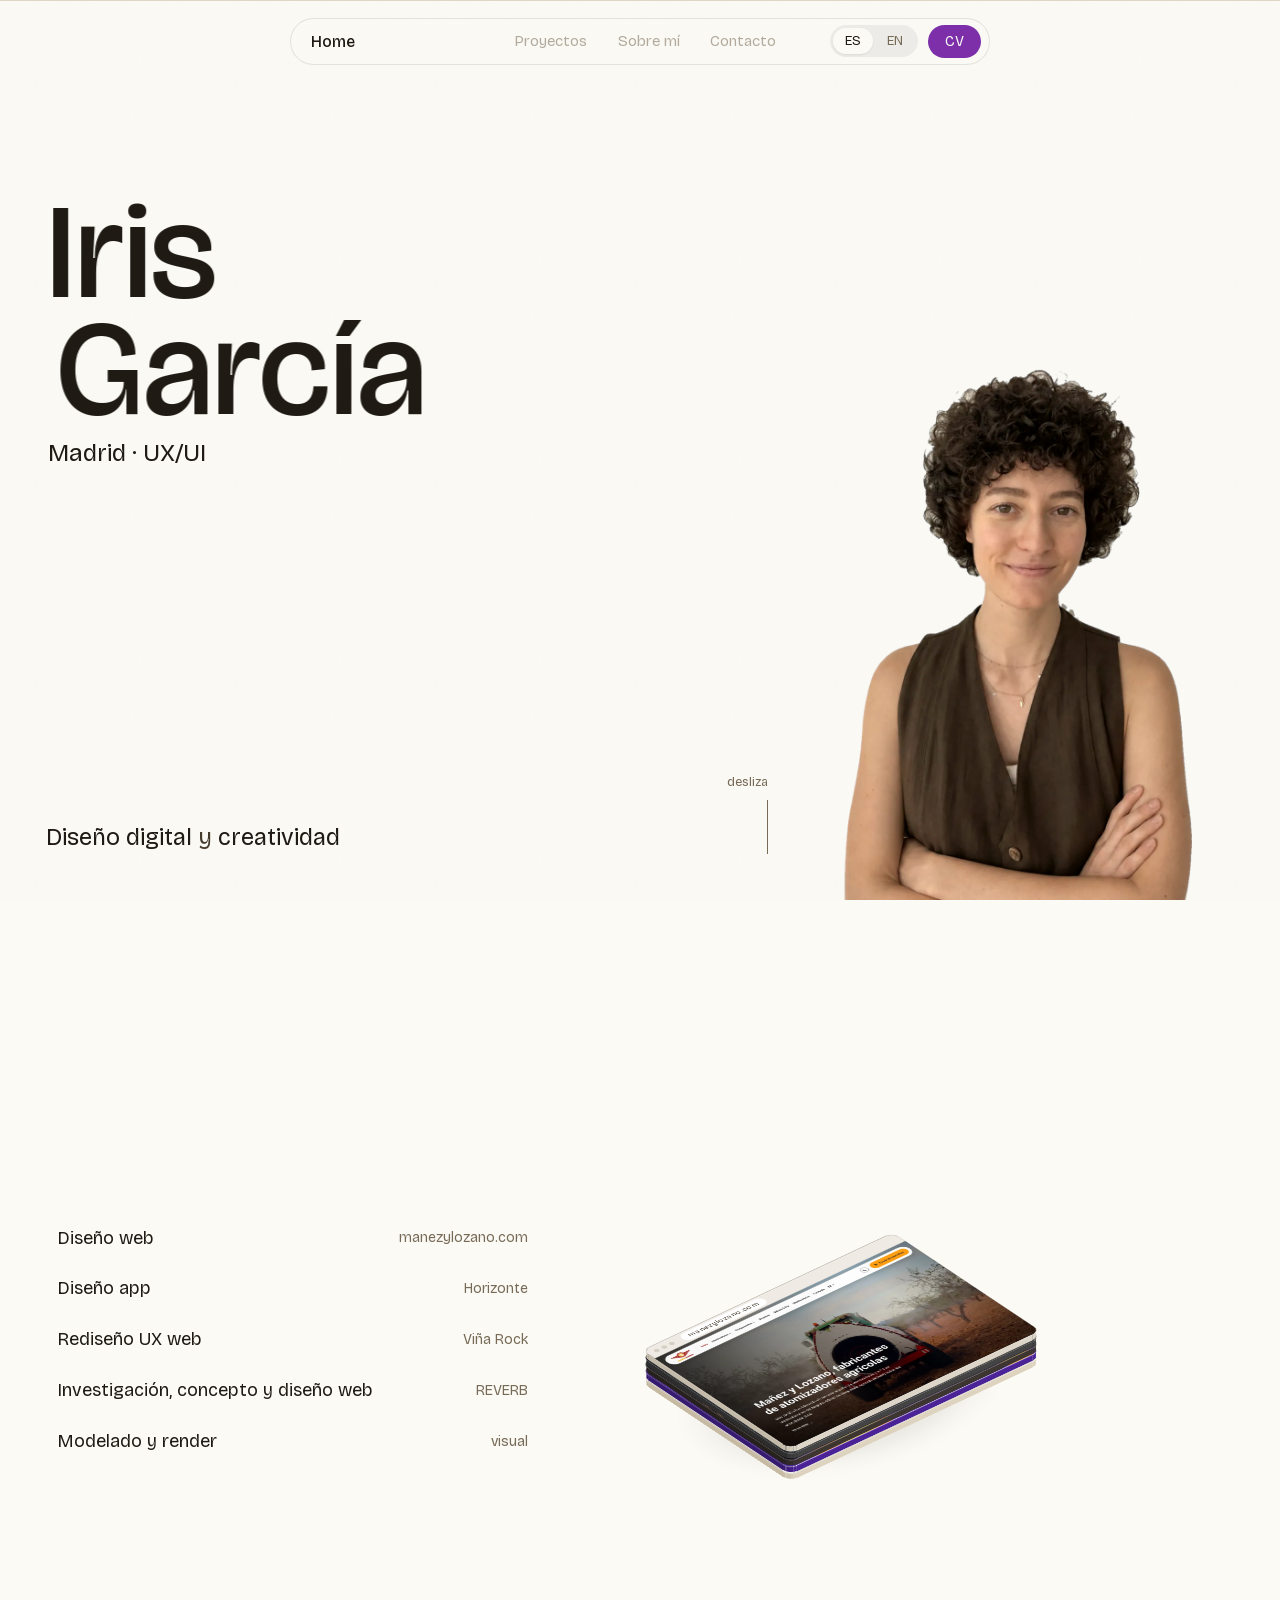
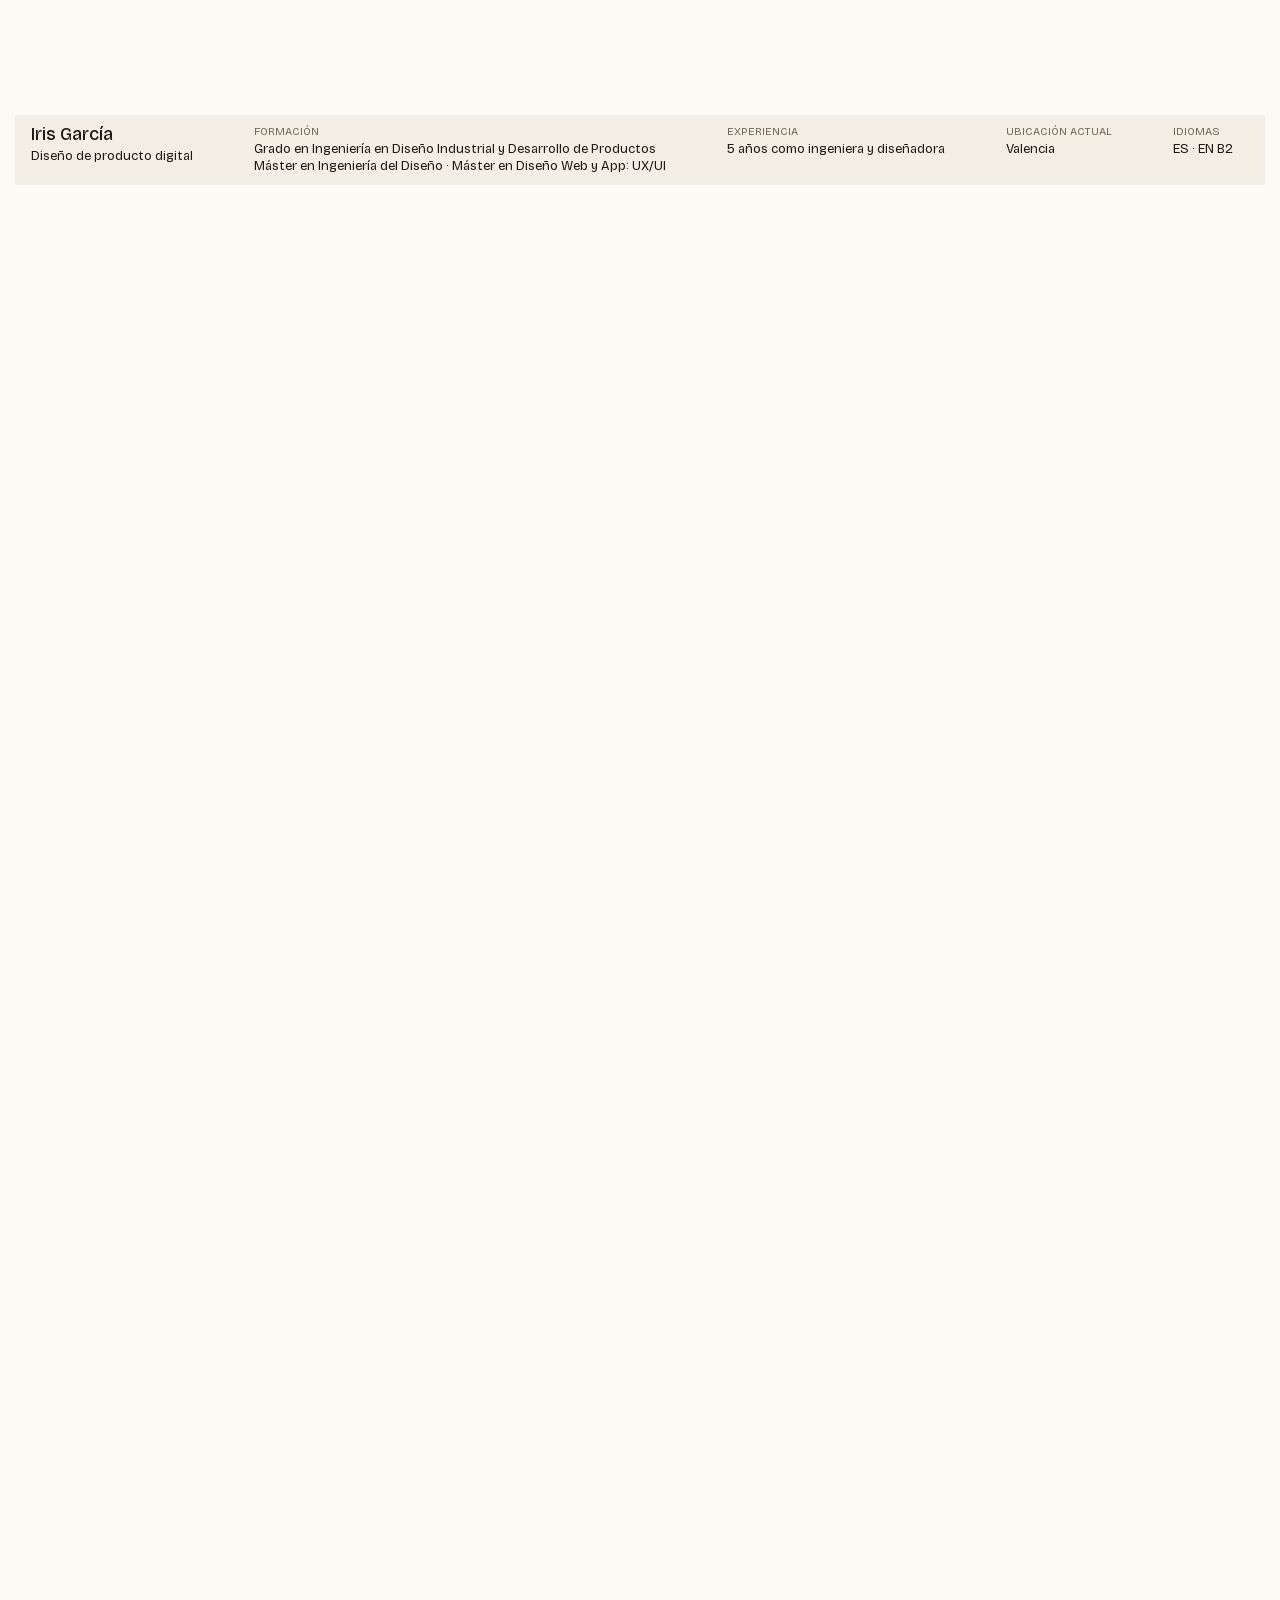
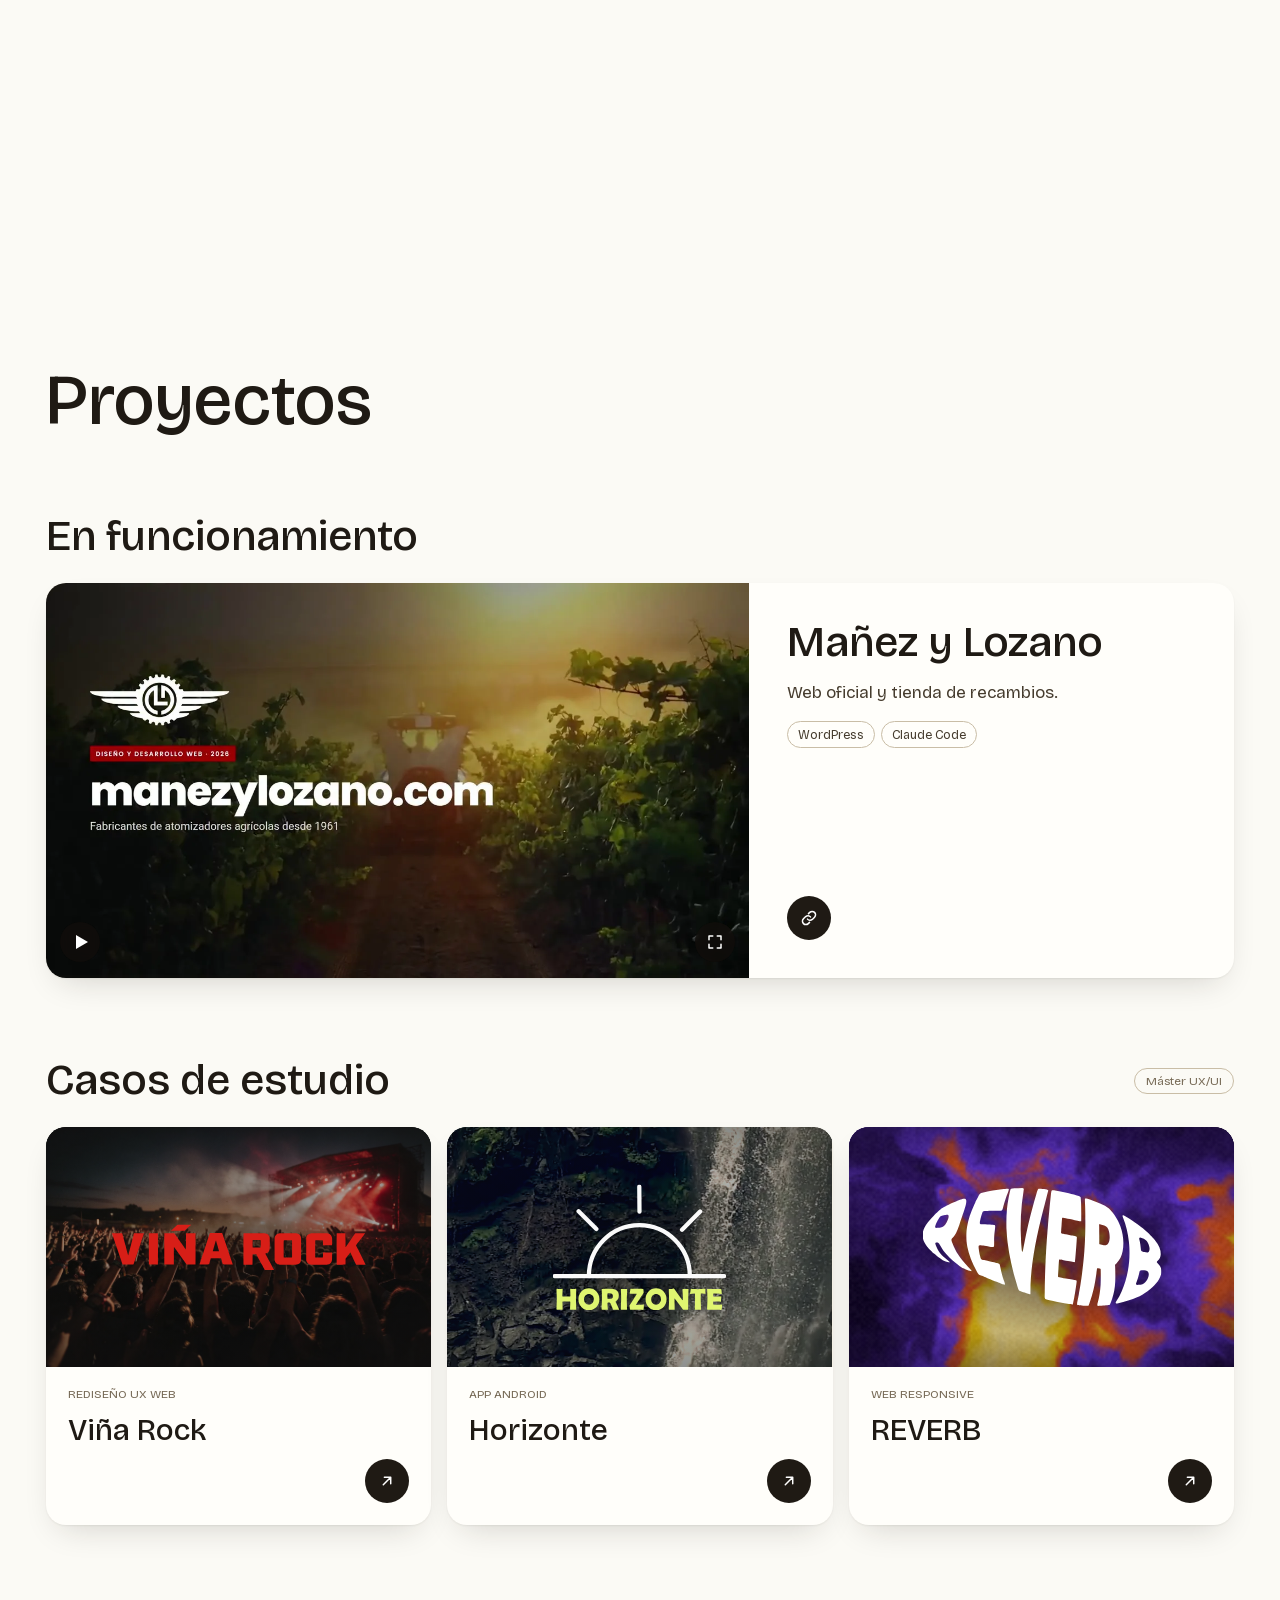
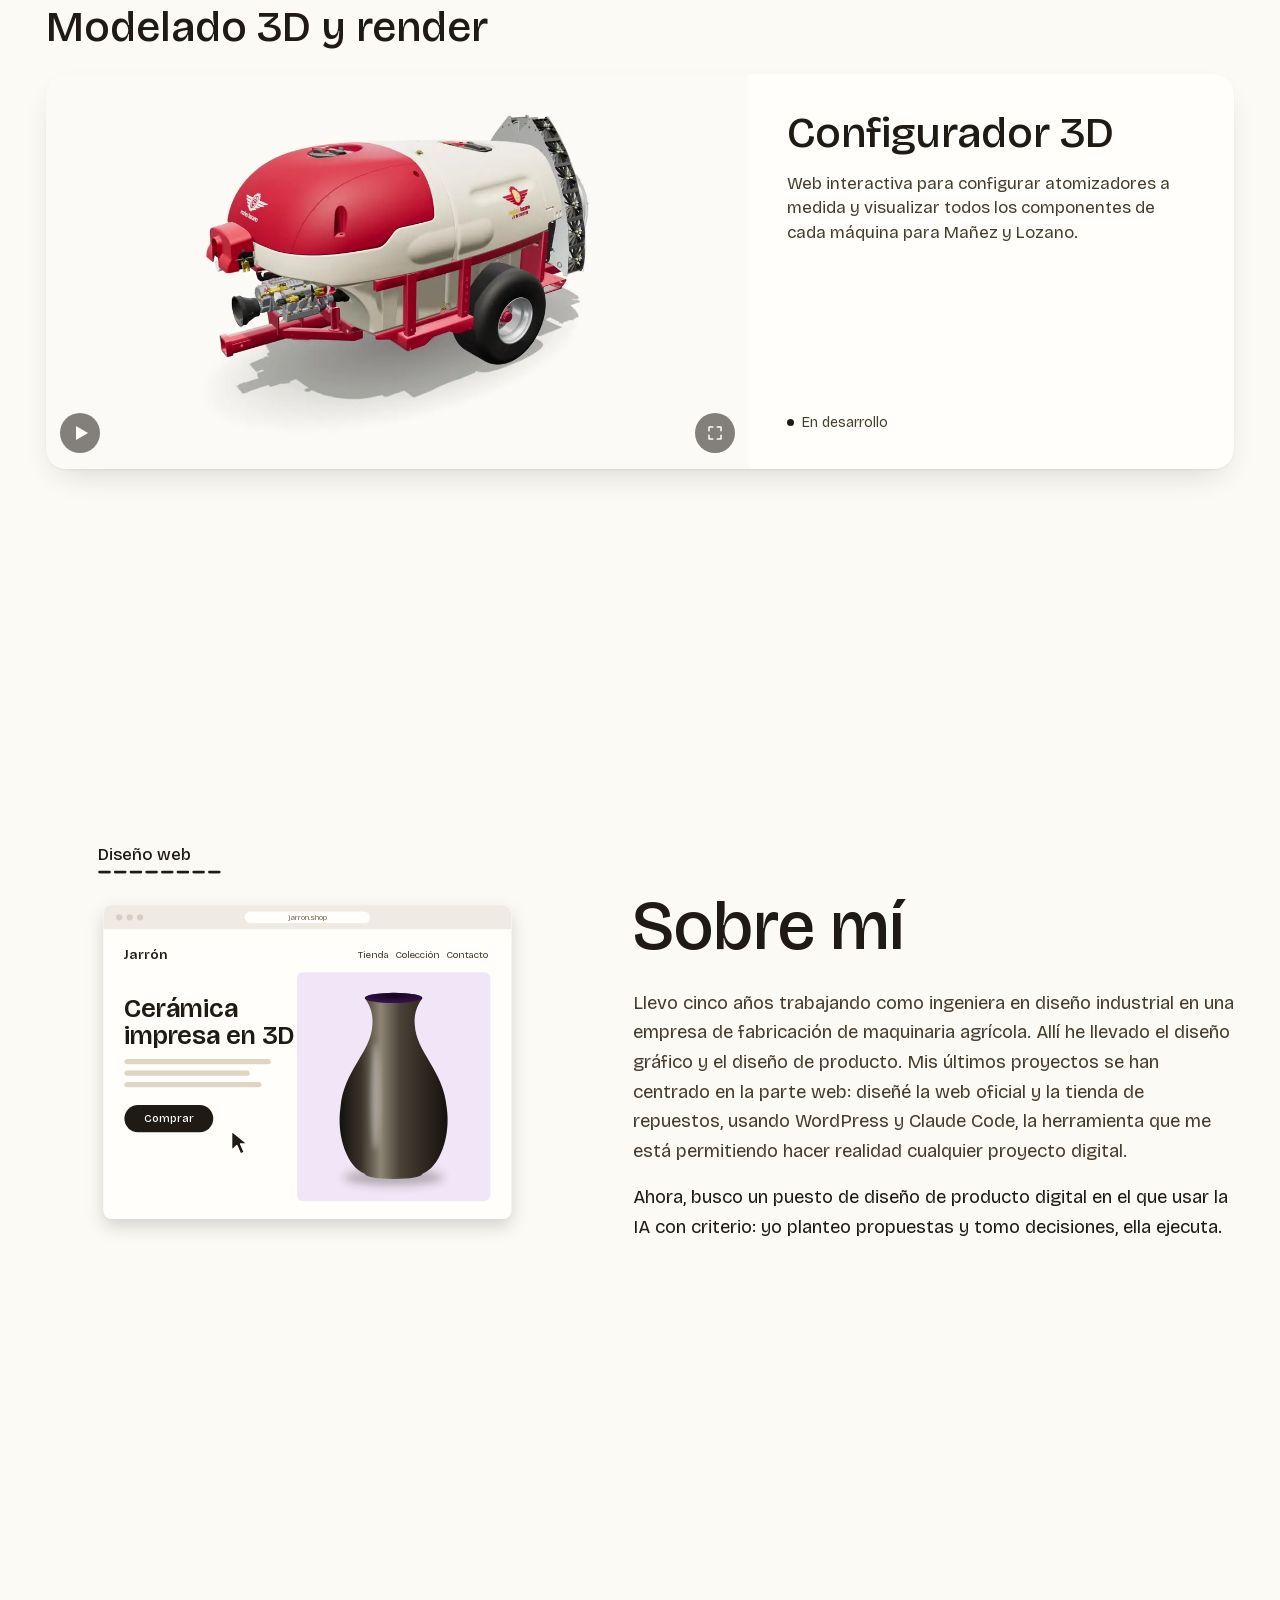
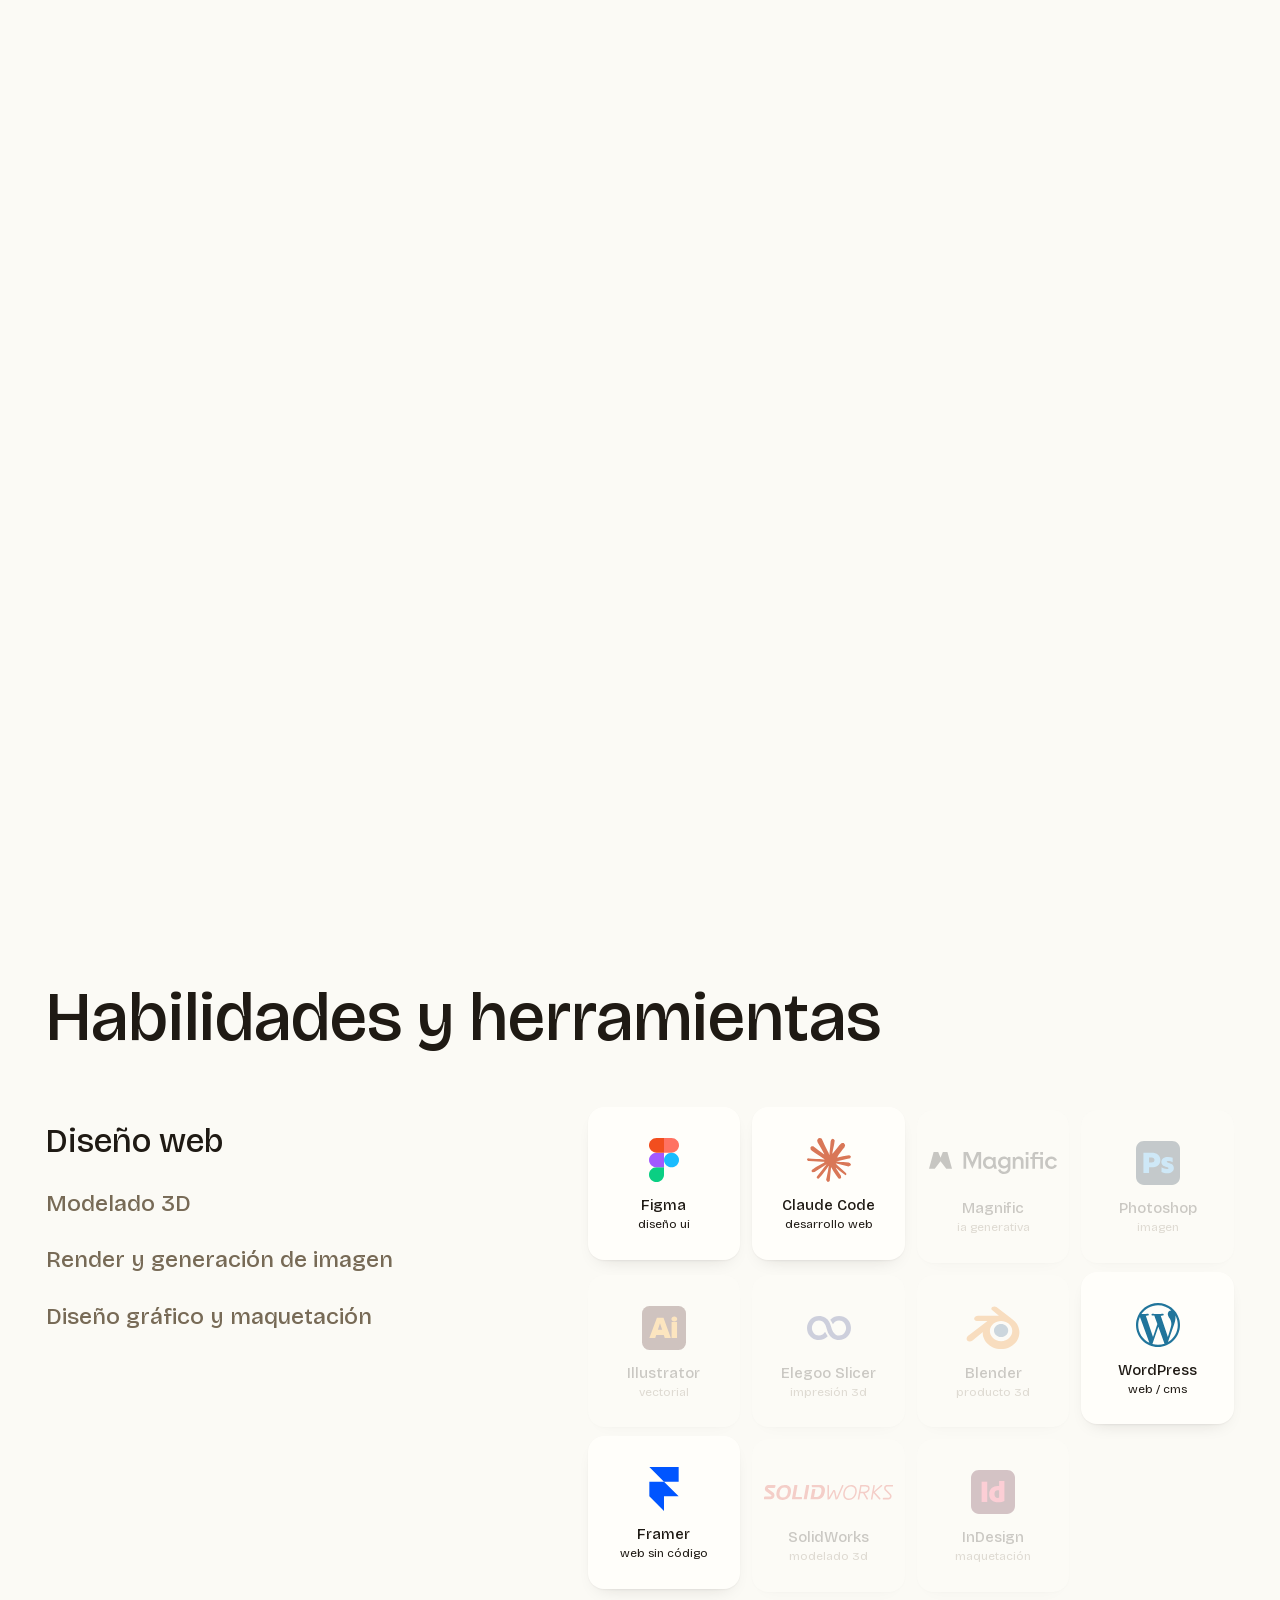
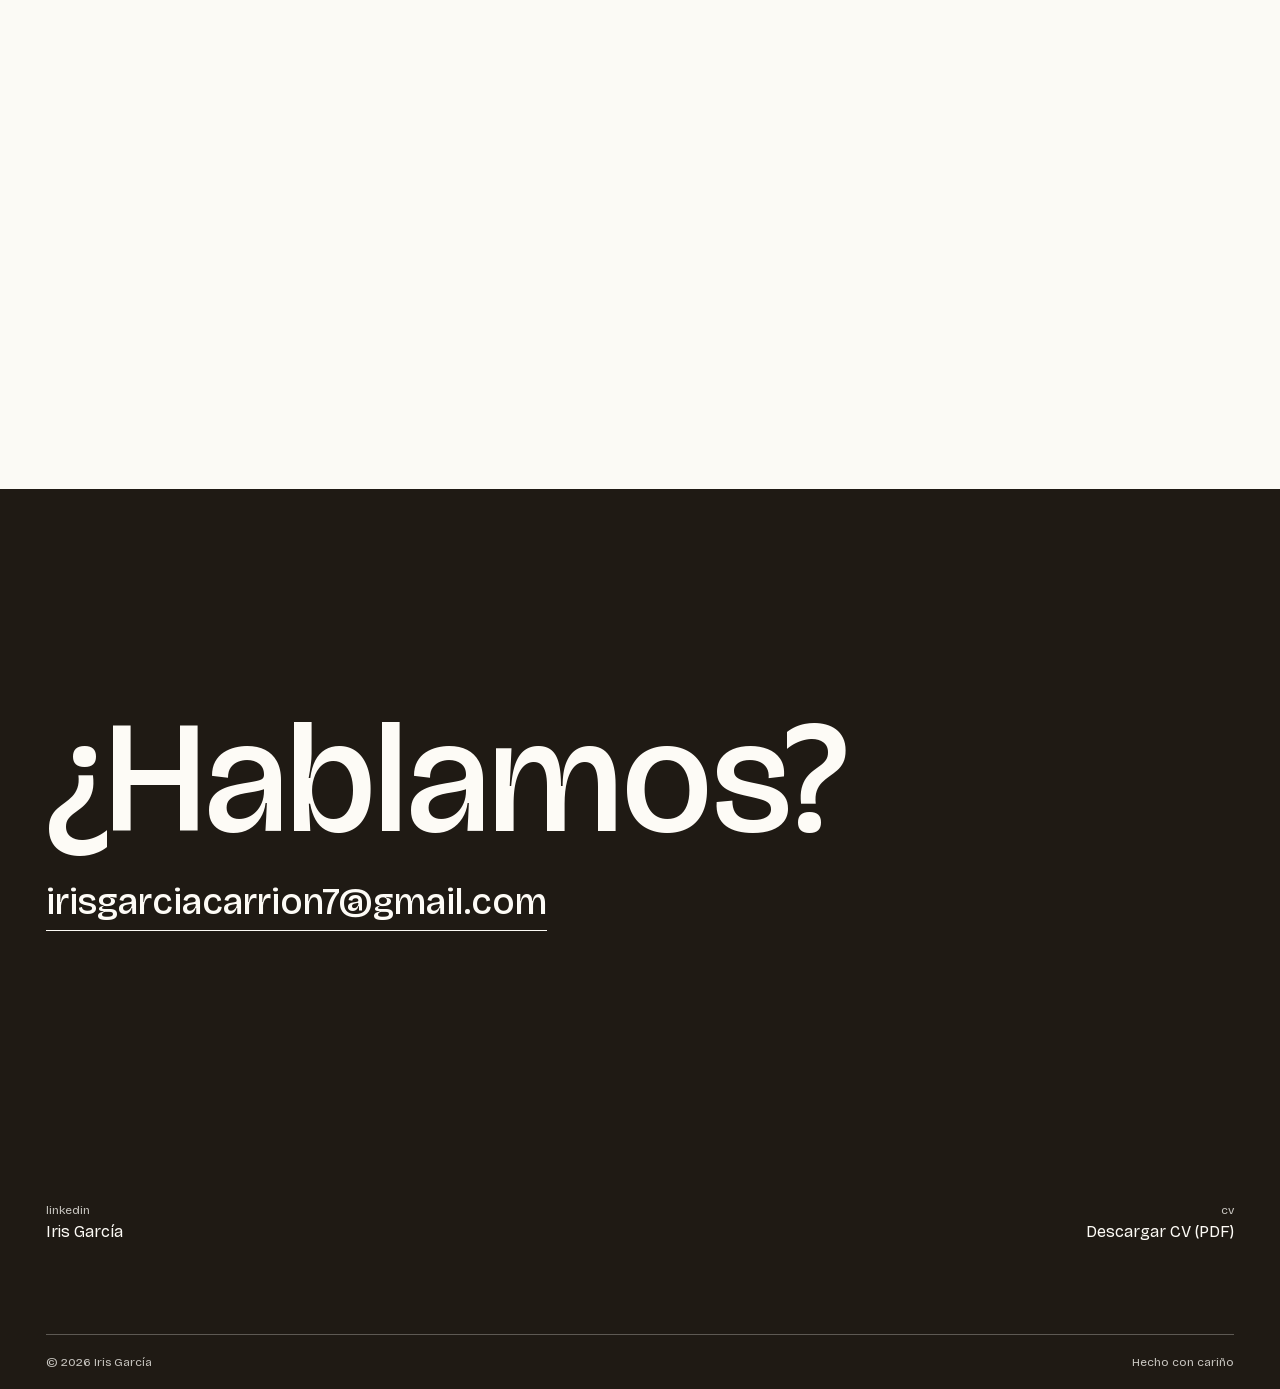
<file: index.html>
<!doctype html>
<html lang="es">
<head>
<meta charset="utf-8">
<meta name="viewport" content="width=device-width,initial-scale=1">
<title>Iris García · Diseñadora de producto digital</title>
<meta name="description" content="Portfolio UX/UI de Iris García: recorrido narrativo de la ingeniería al producto digital.">
<link rel="preload" as="image" href="assets/iris-frame-1.webp" fetchpriority="high">
<link rel="icon" href="favicon.ico">
<link rel="apple-touch-icon" href="apple-touch-icon.png">
<!-- Vista previa al pegar el enlace en LinkedIn, WhatsApp, el correo… Las redes no
     ejecutan JavaScript: leen estas etiquetas tal cual, y la URL de la imagen tiene
     que ir completa. Las imágenes las genera `npm run compartir`. -->
<meta property="og:type" content="website">
<meta property="og:site_name" content="Iris García">
<meta property="og:locale" content="es_ES">
<meta property="og:url" content="https://irisgarciac.com/">
<meta property="og:title" content="Iris García · Diseñadora de producto digital">
<meta property="og:description" content="Portfolio UX/UI de Iris García: recorrido narrativo de la ingeniería al producto digital.">
<meta property="og:image" content="https://irisgarciac.com/compartir/portfolio.jpg">
<meta property="og:image:width" content="1200">
<meta property="og:image:height" content="630">
<meta property="og:image:alt" content="Iris García, diseñadora de producto digital enfocada en inteligencia artificial.">
<meta name="twitter:card" content="summary_large_image">
<link rel="preload" href="fonts/bricolage-latin.woff2" as="font" type="font/woff2" crossorigin>
<link rel="stylesheet" href="fonts/bricolage.css?v=450d416f">
<link rel="stylesheet" href="fonts/horizonte.css?v=09079bbf">
<link rel="stylesheet" href="fonts/vinarock.css?v=8ef9364d">
<link rel="stylesheet" href="fonts/reverb.css?v=b0b2b3d1">
<link rel="stylesheet" href="scrolly/scrolly.css?v=cb68364f">
<link rel="stylesheet" href="scrolly/sc-hz-loop.css?v=e90f4ad9">
<link rel="stylesheet" href="scrolly/sc-vr-loop.css?v=3dd1a551">
<link rel="stylesheet" href="scrolly/sc-rv-loop.css?v=42aa3afa">
<link rel="stylesheet" href="scrolly/sc-home.css?v=bf0b41ac">
<script src="vendor/react.production.min.js?v=aa77ae4c"></script>
<script src="vendor/react-dom.production.min.js?v=feb8ddc9"></script>
</head>
<body>
<div class="grain"></div>
<div id="root"></div>
<script src="i18n.js?v=c9ab1441"></script>
<script src="scrolly/sc-copy.js?v=5926a0c3"></script>
<script src="scrolly/sc-cursor.js?v=ead1e28a"></script>
<script src="scrolly/sc-engine.js?v=2388ea2f"></script>
<script src="scrolly/sc-hero.js?v=f4f00da6"></script>
<script src="scrolly/sc-about-anim.js?v=4d7d8f2f"></script>
<script src="scrolly/sc-about.js?v=8eeee85a"></script>
<script src="scrolly/sc-hz-loop.js?v=755897e7"></script>
<script src="scrolly/sc-vr-loop.js?v=5a9b24b0"></script>
<script src="scrolly/sc-rv-shader.js?v=501cf379"></script>
<script src="scrolly/sc-rv-loop.js?v=bb8b9fc8"></script>
<script src="scrolly/sc-enfoque.js?v=ec69cc78"></script>
<script src="scrolly/sc-proyectos.js?v=16ad4a81"></script>
<script src="scrolly/sc-close.js?v=5d335d4a"></script>
<script src="scrolly/sc-cv.js?v=c94c5a9f"></script>
<script src="scrolly/sc-app.js?v=039a269d"></script>
</body>
</html>
</file>
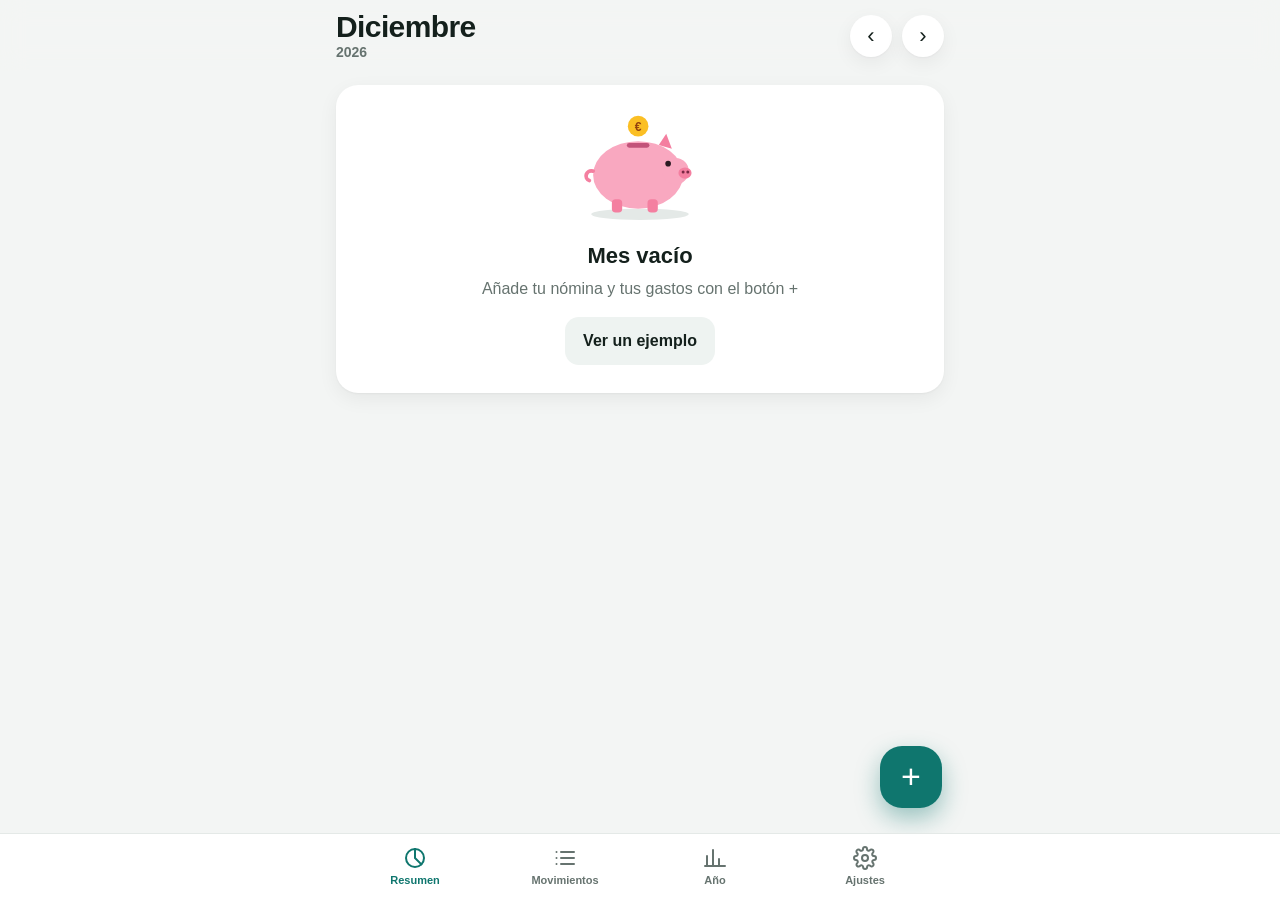
<file: midinero/index.html>
<!doctype html>
<html lang="es">
<head>
<meta charset="utf-8">
<meta name="viewport" content="width=device-width, initial-scale=1, viewport-fit=cover">
<title>Mis Finanzas</title>
<meta name="description" content="Organiza tus ingresos, gastos y ahorro mes a mes.">
<meta name="theme-color" content="#0f766e">
<meta name="apple-mobile-web-app-capable" content="yes">
<meta name="mobile-web-app-capable" content="yes">
<meta name="apple-mobile-web-app-status-bar-style" content="default">
<meta name="apple-mobile-web-app-title" content="Finanzas">
<link rel="manifest" href="manifest.json">
<link rel="icon" href="icon-192.png">
<link rel="apple-touch-icon" href="apple-touch-icon.png">
<style>
:root{
  --bg:#f3f5f4; --card:#ffffff; --ink:#14201c; --muted:#66736f; --line:#e4e9e7; --soft:#eef3f1;
  --brand:#0f766e; --brand-ink:#ffffff; --brand-soft:#dbf0ec;
  --in:#13803d; --out:#c2410c; --bad:#c62828; --warn-soft:#fdf3d7; --good-soft:#dcf5e5; --bad-soft:#fde4e4;
  --s1:#2a78d6; --s2:#eb6834; --s3:#1baf7a;
  --shadow:0 1px 2px rgba(16,24,22,.04),0 6px 20px rgba(16,24,22,.06);
}
@media (prefers-color-scheme: dark){
  :root{
    --bg:#0d1311; --card:#17201d; --ink:#e9f0ed; --muted:#97a6a1; --line:#26322e; --soft:#1e2a26;
    --brand:#2dd4bf; --brand-ink:#05302b; --brand-soft:#133b35;
    --in:#4ade80; --out:#fb923c; --bad:#f87171; --warn-soft:#3a3013; --good-soft:#14321f; --bad-soft:#3b1717;
    --s1:#3987e5; --s2:#d95926; --s3:#199e70; --shadow:none;
  }
}
*{box-sizing:border-box}
html,body{margin:0;background:var(--bg);color:var(--ink);font:16px/1.4 -apple-system,BlinkMacSystemFont,"SF Pro Text","Segoe UI",Roboto,Helvetica,Arial,sans-serif;-webkit-tap-highlight-color:transparent}
body{padding-bottom:calc(84px + env(safe-area-inset-bottom))}
button,input,select{font:inherit;color:inherit}
button{cursor:pointer}
.wrap{max-width:640px;margin:0 auto;padding:0 16px}
.num{font-variant-numeric:tabular-nums}
.pos{color:var(--in)} .neg{color:var(--bad)} .muted{color:var(--muted)}

/* Header */
header.top{position:sticky;top:0;z-index:5;background:color-mix(in srgb,var(--bg) 92%,transparent);backdrop-filter:blur(12px);-webkit-backdrop-filter:blur(12px);padding:calc(10px + env(safe-area-inset-top)) 0 8px}
.monthbar{display:flex;align-items:center;gap:10px}
.monthbar .t{flex:1}
.monthbar h1{font-size:30px;line-height:1.1;margin:0;font-weight:800;letter-spacing:-.02em;text-transform:capitalize}
.monthbar .y{font-size:14px;color:var(--muted);font-weight:600}
.round{width:42px;height:42px;border-radius:50%;border:0;background:var(--card);box-shadow:var(--shadow);display:grid;place-items:center;font-size:22px;color:var(--ink)}
.round:active{transform:scale(.94)}

/* Cards */
.card{background:var(--card);border-radius:22px;box-shadow:var(--shadow);padding:18px;margin:14px 0}
.card>h2{font-size:21px;margin:0 0 14px;font-weight:800;letter-spacing:-.01em;display:flex;align-items:center;gap:8px}
.card>h2 .act{margin-left:auto;font-size:14px;font-weight:600;color:var(--brand);background:none;border:0;padding:4px}

/* Hero */
.hero{background:linear-gradient(140deg,#0f766e,#115e59);color:#fff;position:relative;overflow:hidden}
@media (prefers-color-scheme: dark){.hero{background:linear-gradient(140deg,#115e59,#0b3f3b)}}
.hero .lbl{font-size:15px;opacity:.85;font-weight:600}
.hero .big{font-size:44px;font-weight:800;letter-spacing:-.03em;line-height:1.1;margin:2px 0 12px}
.hero .goal{display:flex;justify-content:space-between;font-size:13px;opacity:.9;margin-bottom:6px}
.hero .track{height:10px;border-radius:6px;background:rgba(255,255,255,.22);overflow:hidden}
.hero .track i{display:block;height:100%;border-radius:6px;background:#fff;transition:width .6s ease}
.hero.over{background:linear-gradient(140deg,#b42318,#7f1d1d)}
.hero .deco{position:absolute;right:-18px;top:-18px;width:120px;height:120px;opacity:.16}
.duo{display:grid;grid-template-columns:1fr 1fr;gap:12px;margin:14px 0}
.mini{background:var(--card);border-radius:20px;box-shadow:var(--shadow);padding:14px;display:flex;gap:12px;align-items:center}
.mini .ic{width:42px;height:42px;border-radius:14px;display:grid;place-items:center;font-size:20px;flex:0 0 auto}
.mini .ic.in{background:var(--good-soft)} .mini .ic.out{background:#ffe9dc}
@media (prefers-color-scheme: dark){.mini .ic.out{background:#3a2414}}
.mini .l{font-size:13px;color:var(--muted);font-weight:600}
.mini .v{font-size:19px;font-weight:800;letter-spacing:-.01em}
.delta{font-size:12px;font-weight:600;color:var(--muted)}

/* Donut */
.donutwrap{display:flex;align-items:center;gap:14px}
.donut{width:136px;height:136px;flex:0 0 auto;position:relative}
.donut svg{width:100%;height:100%;transform:rotate(-90deg)}
.donut circle.seg{fill:none;stroke-width:20;transition:stroke-width .2s,opacity .2s;cursor:pointer}
.donut circle.seg.dim{opacity:.3}
.donut circle.seg.on{stroke-width:24}
.donut .center{position:absolute;inset:0;display:flex;flex-direction:column;align-items:center;justify-content:center;text-align:center;pointer-events:none}
.donut .center b{font-size:22px;letter-spacing:-.02em}
.donut .center span{font-size:12px;color:var(--muted);font-weight:600;max-width:90px}
.legend{flex:1;display:flex;flex-direction:column;gap:6px;min-width:0}
.legend button{display:flex;align-items:center;gap:10px;border:0;background:none;padding:8px;border-radius:12px;text-align:left;width:100%}
.legend button.on{background:var(--soft)}
.legend .dot{width:12px;height:12px;border-radius:4px;flex:0 0 auto}
.legend .n{font-size:14px;font-weight:600;flex:1;min-width:0}
.legend .a{display:block;font-size:15px;font-weight:800}
.legend .p{font-size:12px;color:var(--muted);font-weight:600;margin-left:auto}

/* Category rows */
.cat{display:flex;align-items:center;gap:12px;padding:9px 4px;border:0;background:none;width:100%;text-align:left;border-radius:14px}
.cat:active{background:var(--soft)}
.chip{width:42px;height:42px;border-radius:14px;background:var(--soft);display:grid;place-items:center;font-size:21px;flex:0 0 auto}
.cat .mid{flex:1;min-width:0}
.cat .row1{display:flex;justify-content:space-between;gap:8px;font-size:15px}
.cat .row1 b{font-weight:700}
.cat .name{white-space:nowrap;overflow:hidden;text-overflow:ellipsis;font-weight:600}
.cat .bar{height:6px;border-radius:4px;background:var(--soft);margin-top:7px;overflow:hidden}
.cat .bar i{display:block;height:100%;background:var(--brand);border-radius:4px}
.cat .trend{font-size:12px;font-weight:700;margin-left:6px}
.up{color:var(--bad)} .down{color:var(--in)}

/* Tips */
.tip{display:flex;gap:12px;align-items:flex-start;padding:12px;border-radius:16px;margin:8px 0;font-size:15px}
.tip .e{font-size:22px;line-height:1}
.tip.good{background:var(--good-soft)} .tip.warn{background:var(--warn-soft)} .tip.bad{background:var(--bad-soft)} .tip.info{background:var(--brand-soft)}

/* Movements */
.filters{display:flex;gap:8px;overflow-x:auto;padding:4px 0 2px;margin:6px -16px 0;padding-left:16px;padding-right:16px;scrollbar-width:none}
.filters::-webkit-scrollbar{display:none}
.fchip{border:0;background:var(--card);box-shadow:var(--shadow);padding:9px 14px;border-radius:999px;font-size:14px;font-weight:600;white-space:nowrap;display:flex;gap:6px;align-items:center}
.fchip.on{background:var(--ink);color:var(--bg)}
.sumrow{display:flex;gap:10px;margin:14px 0}
.sumrow div{flex:1;background:var(--card);box-shadow:var(--shadow);border-radius:16px;padding:10px 12px}
.sumrow small{display:block;font-size:12px;color:var(--muted);font-weight:600}
.sumrow b{font-size:17px}
.grp{font-size:13px;font-weight:700;color:var(--muted);text-transform:uppercase;letter-spacing:.05em;margin:18px 4px 6px;display:flex;justify-content:space-between}
.list{background:var(--card);border-radius:20px;box-shadow:var(--shadow);overflow:hidden}
.mv{display:flex;align-items:center;gap:12px;padding:12px 14px;border:0;background:none;width:100%;text-align:left;border-top:1px solid var(--line)}
.mv:first-child{border-top:0}
.mv:active{background:var(--soft)}
.mv .mid{flex:1;min-width:0}
.mv .n{font-weight:600;font-size:15px;white-space:nowrap;overflow:hidden;text-overflow:ellipsis}
.mv .s{font-size:13px;color:var(--muted)}
.mv .a{font-weight:700;font-size:15px;white-space:nowrap}
.rep{font-size:11px;vertical-align:1px;margin-left:4px;opacity:.7}

/* Year chart */
.ychart{position:relative;height:190px;margin-top:6px}
.ychart svg{width:100%;height:100%;overflow:visible}
.ybar{cursor:pointer}
.ybar rect.hit{fill:transparent}
.ylbl{font-size:11px;fill:var(--muted);text-anchor:middle;font-weight:600}
.tipbox{position:absolute;transform:translate(-50%,-100%);background:var(--ink);color:var(--bg);padding:7px 10px;border-radius:10px;font-size:13px;font-weight:600;white-space:nowrap;pointer-events:none;box-shadow:0 4px 14px rgba(0,0,0,.2)}
.tipbox small{display:block;font-weight:500;opacity:.75}
.mrow{display:flex;align-items:center;gap:12px;padding:12px 14px;border:0;background:none;width:100%;text-align:left;border-top:1px solid var(--line)}
.mrow:first-child{border-top:0}
.mrow .m{font-weight:700;text-transform:capitalize;width:90px}
.mrow .mid{flex:1;font-size:12px;color:var(--muted)}
.mrow .a{font-weight:800}

/* Settings */
.set{display:flex;align-items:center;gap:14px;padding:14px;border:0;background:none;width:100%;text-align:left;border-top:1px solid var(--line);font-size:16px}
.set:first-child{border-top:0}
.set .mid{flex:1}
.set .mid small{display:block;font-size:13px;color:var(--muted)}
.set .chev{color:var(--muted);font-size:20px}
.set.danger{color:var(--bad)}
.stepper{display:flex;align-items:center;gap:6px}
.stepper button{width:34px;height:34px;border-radius:50%;border:0;background:var(--soft);font-size:18px;font-weight:700}
.stepper b{min-width:44px;text-align:center}
.set select{border:0;background:var(--soft);border-radius:10px;padding:8px 10px;font-weight:600}
.pagetitle{font-size:32px;font-weight:800;letter-spacing:-.02em;margin:calc(18px + env(safe-area-inset-top)) 0 6px}

/* Empty */
.empty{text-align:center;padding:28px 18px}
.empty svg{width:150px;height:auto;margin-bottom:6px}
.empty h3{font-size:22px;margin:4px 0 6px}
.empty p{color:var(--muted);margin:0 0 16px}
.btn{border:0;border-radius:14px;padding:13px 18px;background:var(--brand);color:var(--brand-ink);font-weight:700;font-size:16px}
.btn.ghost{background:var(--soft);color:var(--ink)}
.btn.block{width:100%}
.banner{background:var(--brand-soft);border-radius:20px;padding:16px;margin:14px 0;display:flex;gap:12px;align-items:center}
.banner .e{font-size:28px}
.banner .mid{flex:1;font-size:15px}
.banner .mid b{display:block;font-size:16px}

/* FAB + tabs */
.fab{position:fixed;right:max(18px,calc(50% - 302px));bottom:calc(92px + env(safe-area-inset-bottom));width:62px;height:62px;border-radius:22px;border:0;background:var(--brand);color:var(--brand-ink);font-size:34px;font-weight:300;box-shadow:0 10px 24px rgba(15,118,110,.4);z-index:6;display:grid;place-items:center}
.fab:active{transform:scale(.94)}
nav.tabs{position:fixed;left:0;right:0;bottom:0;background:color-mix(in srgb,var(--card) 94%,transparent);backdrop-filter:blur(14px);-webkit-backdrop-filter:blur(14px);border-top:1px solid var(--line);display:flex;justify-content:center;padding:6px 8px calc(6px + env(safe-area-inset-bottom));z-index:7}
nav.tabs button{flex:1;max-width:150px;background:none;border:0;padding:6px 0;font-size:11px;font-weight:600;color:var(--muted);display:flex;flex-direction:column;align-items:center;gap:3px}
nav.tabs svg{width:24px;height:24px;stroke:currentColor;fill:none;stroke-width:2;stroke-linecap:round;stroke-linejoin:round}
nav.tabs button.on{color:var(--brand)}

/* Sheet */
.overlay{position:fixed;inset:0;background:rgba(0,0,0,.42);display:none;z-index:20;align-items:flex-end;justify-content:center}
.overlay.open{display:flex;animation:fade .2s}
.sheet{background:var(--card);width:100%;max-width:560px;border-radius:26px 26px 0 0;padding:10px 18px calc(18px + env(safe-area-inset-bottom));max-height:94vh;overflow:auto;animation:up .25s ease}
.sheet .grab{width:40px;height:5px;border-radius:3px;background:var(--line);margin:0 auto 12px}
@keyframes up{from{transform:translateY(40px);opacity:.5}to{transform:none;opacity:1}}
@keyframes fade{from{opacity:0}to{opacity:1}}
@media (min-width:600px){.overlay{align-items:center}.sheet{border-radius:26px}}
.sheet h3{font-size:22px;margin:0 0 12px;font-weight:800}
.seg{display:flex;background:var(--soft);border-radius:14px;padding:4px;gap:4px}
.seg button{flex:1;border:0;background:transparent;padding:10px 4px;border-radius:11px;font-size:15px;font-weight:600;color:var(--muted)}
.seg button.on{background:var(--card);color:var(--ink);box-shadow:0 1px 4px rgba(0,0,0,.12)}
.amount{display:flex;align-items:baseline;justify-content:center;gap:6px;margin:14px 0 6px}
.amount input{border:0;background:none;font-size:46px;font-weight:800;letter-spacing:-.03em;width:4.2ch;max-width:80%;text-align:right;outline:none;padding:0}
.amount input::placeholder{color:var(--line)}
.groups{display:flex;gap:8px;flex-wrap:wrap;margin:12px 0}
.groups button{border:1.5px solid var(--line);background:none;border-radius:999px;padding:8px 14px;font-size:14px;font-weight:600}
.groups button.on{border-color:var(--brand);background:var(--brand-soft);color:var(--brand)}
.inp{width:100%;padding:14px;border-radius:14px;border:0;background:var(--soft);font-size:16px}
.flabel{font-size:13px;font-weight:700;color:var(--muted);margin:14px 0 8px;text-transform:uppercase;letter-spacing:.05em}
.catgrid{display:grid;grid-template-columns:repeat(4,1fr);gap:8px}
.catgrid button{border:1.5px solid transparent;background:var(--soft);border-radius:14px;padding:8px 2px;display:flex;flex-direction:column;align-items:center;gap:3px;font-size:11px;font-weight:600;line-height:1.15;min-height:70px}
.catgrid button span{font-size:22px}
.catgrid button.on{border-color:var(--brand);background:var(--brand-soft);color:var(--brand)}
.optrow{display:flex;gap:10px;align-items:center;margin-top:12px}
.optrow .inp{flex:1}
.toggle{display:flex;align-items:center;gap:10px;background:var(--soft);border-radius:14px;padding:10px 14px;font-size:14px;font-weight:600;flex:1;border:0}
.toggle i{width:40px;height:24px;border-radius:12px;background:var(--line);position:relative;flex:0 0 auto;transition:background .2s}
.toggle i::after{content:"";position:absolute;top:3px;left:3px;width:18px;height:18px;border-radius:50%;background:#fff;transition:left .2s;box-shadow:0 1px 2px rgba(0,0,0,.2)}
.toggle.on i{background:var(--brand)} .toggle.on i::after{left:19px}
.actions{display:flex;gap:10px;margin-top:18px}
.actions .btn{flex:1}
.del{background:var(--bad-soft)!important;color:var(--bad)!important;flex:0 0 auto!important}

.toast{position:fixed;left:50%;transform:translateX(-50%);top:calc(14px + env(safe-area-inset-top));background:var(--ink);color:var(--bg);padding:11px 18px;border-radius:14px;font-size:14px;font-weight:600;opacity:0;transition:opacity .25s;pointer-events:none;z-index:30;white-space:nowrap}
.toast.show{opacity:1}
.hidden{display:none!important}
.fadein{animation:fade .25s}
</style>
</head>
<body>
<header class="top" id="top">
  <div class="wrap monthbar">
    <div class="t"><h1 id="mTitle">—</h1><div class="y" id="mYear"></div></div>
    <button class="round" id="prev" aria-label="Anterior">‹</button>
    <button class="round" id="next" aria-label="Siguiente">›</button>
  </div>
</header>

<main class="wrap">
  <section id="view-resumen"></section>
  <section id="view-mov" class="hidden"></section>
  <section id="view-anio" class="hidden"></section>
  <section id="view-ajustes" class="hidden"></section>
</main>

<button class="fab" id="fab" aria-label="Añadir">+</button>

<nav class="tabs">
  <button data-tab="resumen" class="on"><svg viewBox="0 0 24 24"><circle cx="12" cy="12" r="9"/><path d="M12 3v9l6.4 6.4"/></svg>Resumen</button>
  <button data-tab="mov"><svg viewBox="0 0 24 24"><path d="M8 6h13M8 12h13M8 18h13M3.5 6h.01M3.5 12h.01M3.5 18h.01"/></svg>Movimientos</button>
  <button data-tab="anio"><svg viewBox="0 0 24 24"><path d="M4 20V10M10 20V4M16 20v-7M22 20H2"/></svg>Año</button>
  <button data-tab="ajustes"><svg viewBox="0 0 24 24"><circle cx="12" cy="12" r="3"/><path d="M19.4 15a1.7 1.7 0 0 0 .3 1.8l.1.1a2 2 0 1 1-2.8 2.8l-.1-.1a1.7 1.7 0 0 0-1.8-.3 1.7 1.7 0 0 0-1 1.5V21a2 2 0 1 1-4 0v-.1a1.7 1.7 0 0 0-1.1-1.5 1.7 1.7 0 0 0-1.8.3l-.1.1a2 2 0 1 1-2.8-2.8l.1-.1a1.7 1.7 0 0 0 .3-1.8 1.7 1.7 0 0 0-1.5-1H3a2 2 0 1 1 0-4h.1a1.7 1.7 0 0 0 1.5-1.1 1.7 1.7 0 0 0-.3-1.8l-.1-.1a2 2 0 1 1 2.8-2.8l.1.1a1.7 1.7 0 0 0 1.8.3H9a1.7 1.7 0 0 0 1-1.5V3a2 2 0 1 1 4 0v.1a1.7 1.7 0 0 0 1 1.5 1.7 1.7 0 0 0 1.8-.3l.1-.1a2 2 0 1 1 2.8 2.8l-.1.1a1.7 1.7 0 0 0-.3 1.8V9a1.7 1.7 0 0 0 1.5 1H21a2 2 0 1 1 0 4h-.1a1.7 1.7 0 0 0-1.5 1z"/></svg>Ajustes</button>
</nav>

<!-- Add / edit sheet -->
<div class="overlay" id="ovEdit">
  <div class="sheet" role="dialog" aria-modal="true">
    <div class="grab"></div>
    <div class="seg" id="eType"><button data-v="gasto" class="on">Gasto</button><button data-v="ingreso">Ingreso</button></div>
    <div class="amount"><input id="eAmount" inputmode="decimal" placeholder="0,00" aria-label="Importe"><b style="font-size:28px">€</b></div>
    <div class="groups" id="eGroup"></div>
    <input class="inp" id="eName" placeholder="Concepto (ej. Mercadona)" autocomplete="off">
    <div class="flabel">Categoría</div>
    <div class="catgrid" id="eCat"></div>
    <div class="optrow">
      <input class="inp" id="eDate" type="date" aria-label="Fecha">
      <button class="toggle" id="eRec" type="button"><i></i>Cada mes</button>
    </div>
    <div class="actions">
      <button class="btn del hidden" id="eDel" aria-label="Borrar">🗑️</button>
      <button class="btn ghost" id="eCancel">Cancelar</button>
      <button class="btn" id="eSave">Guardar</button>
    </div>
  </div>
</div>

<!-- Detail sheet (category) -->
<div class="overlay" id="ovDetail">
  <div class="sheet" role="dialog" aria-modal="true"><div class="grab"></div><div id="detailBody"></div></div>
</div>

<div class="toast" id="toast"></div>
<input type="file" id="fileIn" accept=".json,application/json" class="hidden">

<script>
(() => {
'use strict';
const KEY = 'misfinanzas.v1';
const ICON = {
  'Vivienda':'🏠','Suministros (luz, agua, gas, internet)':'💡','Supermercado':'🛒','Restaurantes y bares':'🍽️','Ocio':'🎟️','Transporte':'🚗','Coche':'🔧','Suscripciones':'📺','Salud':'💊','Deporte':'🏋️','Ropa':'👕','Compras y hogar':'🛍️','Cuidado personal':'💅','Educación':'📚','Viajes':'✈️','Regalos':'🎁','Hijos':'🧸','Mascotas':'🐾','Seguros':'🛡️','Préstamos y deudas':'💳','Impuestos y comisiones':'🧾','Ahorro / inversión':'🐷','Otros':'📦',
  'Nómina':'💼','Paga extra':'🎉','Trabajos extra':'🧑‍💻','Bizum / reembolsos':'🔁','Ventas':'🏷️','Ayudas':'🤝','Intereses / inversión':'📈','Otros ingresos':'💶'
};
const SHORT = {'Suministros (luz, agua, gas, internet)':'Facturas','Restaurantes y bares':'Restaurantes','Impuestos y comisiones':'Impuestos','Préstamos y deudas':'Préstamos','Ahorro / inversión':'Ahorro','Intereses / inversión':'Intereses','Bizum / reembolsos':'Reembolsos','Cuidado personal':'Cuidado','Compras y hogar':'Compras'};
const EXP_CATS = ['Supermercado','Vivienda','Suministros (luz, agua, gas, internet)','Transporte','Coche','Restaurantes y bares','Ocio','Suscripciones','Compras y hogar','Ropa','Salud','Deporte','Cuidado personal','Viajes','Regalos','Educación','Seguros','Préstamos y deudas','Impuestos y comisiones','Hijos','Mascotas','Ahorro / inversión','Otros'];
const INC_CATS = ['Nómina','Paga extra','Trabajos extra','Bizum / reembolsos','Ventas','Ayudas','Intereses / inversión','Otros ingresos'];
const NEEDS = new Set(['Vivienda','Suministros (luz, agua, gas, internet)','Supermercado','Transporte','Coche','Salud','Seguros','Préstamos y deudas','Impuestos y comisiones','Hijos']);
const GROUPS = { gasto:[['variable','Variable'],['fijo','Fijo'],['suscripcion','Suscripción']], ingreso:[['nomina','Nómina'],['extra','Extra']] };
const GROUP_LABEL = {nomina:'Nómina',extra:'Otros ingresos',fijo:'Gastos fijos',suscripcion:'Suscripciones',variable:'Día a día'};
const MONTHS = ['enero','febrero','marzo','abril','mayo','junio','julio','agosto','septiembre','octubre','noviembre','diciembre'];
const short = c => SHORT[c] || c;
const icon = c => ICON[c] || '📦';

let state = load();
let cur = monthKey(new Date());
let tab = 'resumen';
let movFilter = 'todo';
let editing = null;

function load(){
  try{ const s = JSON.parse(localStorage.getItem(KEY)); if(s && s.months) return s; }catch(e){}
  return {version:1, currency:'EUR', goal:20, months:{}, dismissed:{}};
}
function save(){ try{ localStorage.setItem(KEY, JSON.stringify(state)); }catch(e){ toast('No se pudo guardar'); } }
function monthKey(d){ return d.getFullYear()+'-'+String(d.getMonth()+1).padStart(2,'0'); }
function shift(k,n){ const [y,m]=k.split('-').map(Number); return monthKey(new Date(y,m-1+n,1)); }
function mName(k){ return MONTHS[+k.slice(5)-1]; }
function mLabel(k){ return mName(k)+' '+k.slice(0,4); }
function uid(){ return Date.now().toString(36)+Math.random().toString(36).slice(2,7); }
function items(k){ return (state.months[k] && state.months[k].items) || []; }
function fmt(n,dec){ const o={style:'currency',currency:state.currency||'EUR'}; if(dec===0){o.maximumFractionDigits=0;o.minimumFractionDigits=0;} try{ return new Intl.NumberFormat('es-ES',o).format(n||0);}catch(e){return (n||0).toFixed(2)+' €';} }
function esc(s){ return String(s??'').replace(/[&<>"']/g,c=>({'&':'&amp;','<':'&lt;','>':'&gt;','"':'&quot;',"'":'&#39;'}[c])); }
function parseAmt(s){ s=String(s).trim().replace(/\s|€/g,''); if(s.includes(',')){ s=s.replace(/\./g,'').replace(',','.'); } const n=parseFloat(s); return isFinite(n)?Math.abs(Math.round(n*100)/100):NaN; }
function toast(t){ const el=document.getElementById('toast'); el.textContent=t; el.classList.add('show'); clearTimeout(toast._t); toast._t=setTimeout(()=>el.classList.remove('show'),2000); }
const $ = id => document.getElementById(id);

function totals(k){
  const t = {inc:0, exp:0, byGroup:{nomina:0,extra:0,fijo:0,suscripcion:0,variable:0}, byCat:{}, needs:0, wants:0, saveCat:0};
  for(const i of items(k)){
    if(i.type==='ingreso') t.inc+=i.amount;
    else { t.exp+=i.amount; t.byCat[i.category]=(t.byCat[i.category]||0)+i.amount;
      if(i.category==='Ahorro / inversión') t.saveCat+=i.amount; else if(NEEDS.has(i.category)) t.needs+=i.amount; else t.wants+=i.amount; }
    t.byGroup[i.group]=(t.byGroup[i.group]||0)+i.amount;
  }
  t.saved = t.inc - t.exp + t.saveCat;
  t.spent = t.exp - t.saveCat;
  t.rate = t.inc>0 ? t.saved/t.inc*100 : 0;
  return t;
}
function lastMonthWithData(before){
  const keys = Object.keys(state.months).filter(k=>k<before && items(k).length).sort();
  return keys[keys.length-1];
}

/* ---------- Illustrations ---------- */
const PIGGY = `<svg viewBox="0 0 160 120" aria-hidden="true"><ellipse cx="80" cy="108" rx="52" ry="6" fill="var(--line)"/>
<ellipse cx="78" cy="66" rx="48" ry="36" fill="#f9a8c0"/><circle cx="118" cy="62" r="14" fill="#f9a8c0"/><ellipse cx="128" cy="64" rx="7" ry="6" fill="#f47fa0"/>
<circle cx="126" cy="63" r="1.6" fill="#7a2944"/><circle cx="131" cy="63" r="1.6" fill="#7a2944"/><circle cx="110" cy="54" r="3" fill="#2b1a21"/>
<path d="M100 34l8-12 6 16z" fill="#f47fa0"/><rect x="50" y="92" width="11" height="14" rx="4" fill="#f47fa0"/><rect x="88" y="92" width="11" height="14" rx="4" fill="#f47fa0"/>
<rect x="66" y="32" width="24" height="5" rx="2.5" fill="#c2537a"/><circle cx="78" cy="14" r="11" fill="#fbbf24"/><text x="78" y="19" font-size="13" font-weight="800" text-anchor="middle" fill="#92400e">€</text>
<path d="M30 62c-8-2-10 8-4 10" stroke="#f47fa0" stroke-width="4" fill="none" stroke-linecap="round"/></svg>`;
const LEAF = `<svg class="deco" viewBox="0 0 100 100" aria-hidden="true"><circle cx="50" cy="50" r="46" fill="none" stroke="#fff" stroke-width="10"/><circle cx="50" cy="50" r="22" fill="#fff"/></svg>`;

/* ---------- Render ---------- */
function render(){
  const isYear = tab==='anio';
  $('mTitle').textContent = isYear ? cur.slice(0,4) : mName(cur);
  $('mYear').textContent = isYear ? 'Resumen del año' : cur.slice(0,4);
  document.querySelectorAll('nav.tabs button').forEach(b=>b.classList.toggle('on',b.dataset.tab===tab));
  ['resumen','mov','anio','ajustes'].forEach(v=>$('view-'+v).classList.toggle('hidden',v!==tab));
  $('fab').classList.toggle('hidden', tab==='ajustes'||tab==='anio');
  $('top').classList.toggle('hidden', tab==='ajustes');
  ({resumen:renderResumen, mov:renderMov, anio:renderAnio, ajustes:renderAjustes})[tab]();
  $('view-'+tab).classList.remove('fadein'); void $('view-'+tab).offsetWidth; $('view-'+tab).classList.add('fadein');
}

function copyBanner(){
  if(items(cur).length) return '';
  const prev = lastMonthWithData(cur); if(!prev) return '';
  const rec = items(prev).filter(i=>i.recurring); if(!rec.length) return '';
  return `<div class="banner"><span class="e">📋</span><div class="mid"><b>¿Empiezas el mes?</b>Copia tus ${rec.length} fijos de ${mName(prev)}</div><button class="btn" data-act="copy" data-from="${prev}">Copiar</button></div>`;
}
function emptyState(){
  return copyBanner() + `<div class="card empty">${PIGGY}<h3>Mes vacío</h3><p>Añade tu nómina y tus gastos con el botón +</p>
    ${Object.keys(state.months).length?'':`<button class="btn ghost" data-act="demo">Ver un ejemplo</button>`}</div>`;
}

function renderResumen(){
  const el = $('view-resumen');
  if(!items(cur).length){ el.innerHTML = emptyState(); return; }
  const t = totals(cur), pt = totals(shift(cur,-1)), hasPrev = items(shift(cur,-1)).length>0;
  const goalPct = Math.max(0,Math.min(100, state.goal? t.rate/state.goal*100 : 0));
  const dl = (a,b,inv)=>{ if(!hasPrev||Math.abs(a-b)<1) return ''; const up=a>b; const good = inv?!up:up; return `<div class="delta" style="color:var(${good?'--in':'--bad'})">${up?'▲':'▼'} ${fmt(Math.abs(a-b),0)}</div>`; };

  const over = t.saved<0;
  let h = `<div class="card hero ${over?'over':''}">${LEAF}
    <div class="lbl">${over?'Has gastado de más':'Has ahorrado'}</div>
    <div class="big num">${fmt(Math.abs(t.saved))}</div>
    ${over?`<div class="goal" style="margin:0"><span>Gastos por encima de tus ingresos</span></div>`
      :`<div class="goal"><span>${Math.round(t.rate)}% de tus ingresos</span><span>Meta ${state.goal}%</span></div><div class="track"><i style="width:${goalPct}%"></i></div>`}
  </div>
  <div class="duo">
    <div class="mini"><div class="ic in">⬇️</div><div><div class="l">Ingresos</div><div class="v num">${fmt(t.inc,0)}</div>${dl(t.inc,pt.inc)}</div></div>
    <div class="mini"><div class="ic out">⬆️</div><div><div class="l">Gastos</div><div class="v num">${fmt(t.spent,0)}</div>${dl(t.spent,pt.spent,true)}</div></div>
  </div>`;

  // Donut: where the money goes
  const segs = [
    {k:'need', n:'Necesidades', v:t.needs, c:'var(--s1)', e:'🏠'},
    {k:'want', n:'Caprichos', v:t.wants, c:'var(--s2)', e:'🎉'},
    {k:'save', n:'Ahorro', v:Math.max(0,t.saved), c:'var(--s3)', e:'🐷'}
  ];
  const tot = segs.reduce((a,s)=>a+s.v,0)||1;
  const R=60, C=2*Math.PI*R; let off=0;
  const arcs = segs.map((s,i)=>{ const len=s.v/tot*C; const gap = s.v>0?2:0; const a=`<circle class="seg" data-seg="${i}" r="${R}" cx="75" cy="75" stroke="${s.c}" stroke-dasharray="${Math.max(0,len-gap)} ${C}" stroke-dashoffset="${-off}"/>`; off+=len; return a; }).join('');
  h += `<div class="card"><h2>¿A dónde va tu dinero?</h2>
    <div class="donutwrap">
      <div class="donut" id="donut" data-segs='${JSON.stringify(segs.map(s=>({n:s.n,v:s.v})))}' data-tot="${tot}">
        <svg viewBox="0 0 150 150"><circle r="${R}" cx="75" cy="75" fill="none" stroke="var(--soft)" stroke-width="20"/>${arcs}</svg>
        <div class="center" id="dCenter"><b class="num">${Math.round(Math.max(0,t.saved)/tot*100)}%</b><span>ahorrado</span></div>
      </div>
      <div class="legend">${segs.map((s,i)=>`<button data-seg="${i}"><span class="dot" style="background:${s.c}"></span><span class="n">${s.n}<span class="a num">${fmt(s.v,0)}</span></span><span class="p">${Math.round(s.v/tot*100)}%</span></button>`).join('')}</div>
    </div>
  </div>`;

  // Categories
  const cats = Object.entries(t.byCat).filter(([c])=>c!=='Ahorro / inversión').sort((a,b)=>b[1]-a[1]);
  if(cats.length){
    const max = cats[0][1];
    const showAll = renderResumen.all;
    const list = showAll?cats:cats.slice(0,6);
    h += `<div class="card"><h2>Por categoría ${cats.length>6?`<button class="act" data-act="allcats">${showAll?'Ver menos':'Ver todas'}</button>`:''}</h2>` + list.map(([c,v])=>{
      const p = pt.byCat[c]||0; let tr='';
      if(hasPrev && p>0){ const ch=(v-p)/p*100; if(Math.abs(ch)>=10) tr=`<span class="trend ${ch>0?'up':'down'}">${ch>0?'▲':'▼'}${Math.round(Math.abs(ch))}%</span>`; }
      return `<button class="cat" data-cat="${esc(c)}"><span class="chip">${icon(c)}</span><span class="mid"><span class="row1"><span class="name">${esc(short(c))}</span><span><b class="num">${fmt(v,0)}</b>${tr}</span></span><span class="bar"><i style="width:${v/max*100}%"></i></span></span></button>`;
    }).join('') + `</div>`;
  }

  const tp = tips(t,pt,hasPrev).slice(0,3);
  if(tp.length) h += `<div class="card"><h2>Consejos</h2>${tp.map(x=>`<div class="tip ${x[0]}"><span class="e">${x[1]}</span><span>${x[2]}</span></div>`).join('')}</div>`;
  el.innerHTML = h;
}

function tips(t,pt,hasPrev){
  const out=[], goal=state.goal;
  if(t.inc===0) out.push(['warn','💼','Añade tu nómina para calcular tu ahorro.']);
  else if(t.saved>=0 && t.rate>=goal) out.push(['good','🎉',`¡Objetivo cumplido! Ahorras el <b>${Math.round(t.rate)}%</b>.`]);
  else if(t.saved>=0) out.push(['warn','🎯',`Te faltan <b>${fmt(t.inc*goal/100 - t.saved,0)}</b> para tu meta del ${goal}%.`]);
  const subs = items(cur).filter(i=>i.type==='gasto'&&i.group==='suscripcion');
  if(subs.length){ const s=subs.reduce((a,i)=>a+i.amount,0); out.push(['info','📺',`Suscripciones: <b>${fmt(s*12,0)} al año</b>. ¿Usas todas?`]); }
  if(hasPrev){
    const up = Object.entries(t.byCat).filter(([c,v])=>c!=='Ahorro / inversión' && (pt.byCat[c]||0)>0 && v-pt.byCat[c]>=20 && v/pt.byCat[c]>=1.15).sort((a,b)=>(b[1]-pt.byCat[b[0]])-(a[1]-pt.byCat[a[0]]))[0];
    if(up) out.push(['warn',icon(up[0]),`<b>${esc(short(up[0]))}</b> sube ${fmt(up[1]-pt.byCat[up[0]],0)} respecto al mes pasado.`]);
    const down = Object.entries(pt.byCat).filter(([c,v])=>c!=='Ahorro / inversión' && v-(t.byCat[c]||0)>=20).sort((a,b)=>(b[1]-(t.byCat[b[0]]||0))-(a[1]-(t.byCat[a[0]]||0)))[0];
    if(down) out.push(['good','👏',`Gastas ${fmt(down[1]-(t.byCat[down[0]]||0),0)} menos en <b>${esc(short(down[0]))}</b>.`]);
  }
  if(t.inc>0 && t.wants/t.inc>0.3) out.push(['warn','🛍️',`Los caprichos son el <b>${Math.round(t.wants/t.inc*100)}%</b> de tus ingresos (ideal: 30%).`]);
  return out;
}

function renderMov(){
  const el = $('view-mov');
  const all = items(cur);
  if(!all.length){ el.innerHTML = emptyState(); return; }
  const F = [['todo','Todo'],['ingreso','💶 Ingresos'],['fijo','🏠 Fijos'],['suscripcion','📺 Suscripciones'],['variable','🛒 Día a día']];
  const t = totals(cur);
  let h = `<div class="filters">${F.map(([k,l])=>`<button class="fchip ${movFilter===k?'on':''}" data-filter="${k}">${l}</button>`).join('')}</div>
  <div class="sumrow"><div><small>Entra</small><b class="num pos">${fmt(t.inc,0)}</b></div><div><small>Sale</small><b class="num">${fmt(t.exp,0)}</b></div><div><small>Queda</small><b class="num ${t.saved>=0?'pos':'neg'}">${fmt(t.saved,0)}</b></div></div>`;
  const order = ['nomina','extra','fijo','suscripcion','variable'];
  const match = g => movFilter==='todo' || (movFilter==='ingreso' ? (g==='nomina'||g==='extra') : g===movFilter);
  for(const g of order){
    if(!match(g)) continue;
    const list = all.filter(i=>i.group===g).sort((a,b)=>(b.date||'').localeCompare(a.date||'')||b.amount-a.amount);
    if(!list.length) continue;
    const isIn = g==='nomina'||g==='extra';
    h += `<div class="grp"><span>${GROUP_LABEL[g]}</span><span class="num">${fmt(list.reduce((a,i)=>a+i.amount,0),0)}</span></div><div class="list">` + list.map(i=>row(i,isIn)).join('') + `</div>`;
  }
  el.innerHTML = h;
}
function row(i,isIn){
  const d = i.date? +i.date.slice(8,10)+' '+mName(i.date.slice(0,7)).slice(0,3) : '';
  return `<button class="mv" data-id="${i.id}"><span class="chip">${icon(i.category)}</span><span class="mid"><div class="n">${esc(i.name)}${i.recurring?'<span class="rep" title="Cada mes">🔁</span>':''}</div><div class="s">${esc(short(i.category))}${d?' · '+d:''}</div></span><span class="a num ${isIn?'pos':''}">${isIn?'+':'−'}${fmt(i.amount)}</span></button>`;
}

function renderAnio(){
  const el = $('view-anio');
  const y = cur.slice(0,4);
  const ks = Array.from({length:12},(_,i)=>y+'-'+String(i+1).padStart(2,'0'));
  const ts = ks.map(k=>({k,has:items(k).length>0,...totals(k)}));
  const used = ts.filter(x=>x.has);
  if(!used.length){ el.innerHTML = `<div class="card empty">${PIGGY}<h3>Sin datos en ${y}</h3><p>Cuando apuntes movimientos verás aquí tu año.</p></div>`; return; }
  const saved = used.reduce((a,x)=>a+x.saved,0), inc = used.reduce((a,x)=>a+x.inc,0);
  const best = used.slice().sort((a,b)=>b.saved-a.saved)[0];
  // chart geometry
  const W=340, H=170, top=14, bot=24, plotH=H-top-bot;
  const maxV = Math.max(1,...used.map(x=>x.saved)), minV = Math.min(0,...used.map(x=>x.saved));
  const span = maxV-minV||1, zeroY = top + maxV/span*plotH, bw = W/12;
  const bars = ts.map((x,i)=>{
    const cx = i*bw + bw/2, lbl = `<text class="ylbl" x="${cx}" y="${H-6}">${MONTHS[i][0].toUpperCase()}</text>`;
    if(!x.has) return lbl;
    const hgt = Math.max(3, Math.abs(x.saved)/span*plotH), yy = x.saved>=0? zeroY-hgt : zeroY;
    const w = Math.min(18,bw-8), r=4;
    const col = x.saved>=0?'var(--s3)':'var(--bad)';
    // rounded only at data end
    const path = x.saved>=0
      ? `M${cx-w/2},${zeroY} V${yy+r} Q${cx-w/2},${yy} ${cx-w/2+r},${yy} H${cx+w/2-r} Q${cx+w/2},${yy} ${cx+w/2},${yy+r} V${zeroY} Z`
      : `M${cx-w/2},${zeroY} V${yy+hgt-r} Q${cx-w/2},${yy+hgt} ${cx-w/2+r},${yy+hgt} H${cx+w/2-r} Q${cx+w/2},${yy+hgt} ${cx+w/2},${yy+hgt-r} V${zeroY} Z`;
    return `<g class="ybar" data-k="${x.k}" data-x="${cx/W*100}" data-y="${(x.saved>=0?yy:zeroY)/H*100}"><rect class="hit" x="${i*bw}" y="0" width="${bw}" height="${H-bot}"/><path d="${path}" fill="${col}"/></g>${lbl}`;
  }).join('');
  let h = `<div class="card hero ${saved<0?'over':''}">${LEAF}<div class="lbl">${saved<0?'Gastado de más en ':'Ahorrado en '}${y}</div><div class="big num">${fmt(Math.abs(saved))}</div>
    <div class="goal" style="margin:0"><span>${used.length} ${used.length===1?'mes':'meses'} con datos</span><span>Media ${fmt(saved/used.length,0)}/mes</span></div></div>
  <div class="card"><h2>Ahorro por mes</h2>
    <div class="ychart" id="ychart"><svg viewBox="0 0 ${W} ${H}" preserveAspectRatio="none"><line x1="0" x2="${W}" y1="${zeroY}" y2="${zeroY}" stroke="var(--line)" stroke-width="1"/>${bars}</svg></div>
    ${best.saved>0?`<div class="tip good" style="margin-bottom:0"><span class="e">🏆</span><span>Tu mejor mes: <b style="text-transform:capitalize">${mName(best.k)}</b> (${fmt(best.saved,0)})</span></div>`:''}
  </div>
  <div class="list">${ts.filter(x=>x.has).reverse().map(x=>`<button class="mrow" data-month="${x.k}"><span class="m">${mName(x.k)}</span><span class="mid num">+${fmt(x.inc,0)} · −${fmt(x.spent,0)}</span><span class="a num ${x.saved>=0?'pos':'neg'}">${fmt(x.saved,0)}</span><span class="muted">›</span></button>`).join('')}</div>`;
  // Avg categories
  const cat={}; used.forEach(x=>Object.entries(x.byCat).forEach(([c,v])=>{ if(c!=='Ahorro / inversión') cat[c]=(cat[c]||0)+v; }));
  const cats = Object.entries(cat).sort((a,b)=>b[1]-a[1]).slice(0,6);
  if(cats.length){ const cm=cats[0][1];
    h += `<div class="card"><h2>Media al mes</h2>${cats.map(([c,v])=>`<div class="cat"><span class="chip">${icon(c)}</span><span class="mid"><span class="row1"><span class="name">${esc(short(c))}</span><b class="num">${fmt(v/used.length,0)}</b></span><span class="bar"><i style="width:${v/cm*100}%"></i></span></span></div>`).join('')}</div>`; }
  el.innerHTML = h;
}

function renderAjustes(){
  const el = $('view-ajustes');
  el.innerHTML = `<div class="pagetitle">Ajustes</div>
  <div class="list">
    <div class="set"><span class="chip">🎯</span><span class="mid">Meta de ahorro<small>% de tus ingresos</small></span>
      <span class="stepper"><button data-act="goal-" aria-label="Menos">−</button><b>${state.goal}%</b><button data-act="goal+" aria-label="Más">+</button></span></div>
    <div class="set"><span class="chip">💱</span><span class="mid">Moneda</span>
      <select id="cur">${['EUR','USD','GBP','MXN','ARS','COP','CLP','PEN','CHF'].map(c=>`<option ${c===state.currency?'selected':''}>${c}</option>`).join('')}</select></div>
  </div>
  <div class="grp"><span>Tus datos</span></div>
  <div class="list">
    <button class="set" data-act="backup"><span class="chip">💾</span><span class="mid">Copia de seguridad<small>Guárdala en tu nube o correo</small></span><span class="chev">›</span></button>
    <button class="set" data-act="restore"><span class="chip">📂</span><span class="mid">Restaurar copia</span><span class="chev">›</span></button>
    <button class="set" data-act="csv"><span class="chip">📊</span><span class="mid">Exportar a Excel</span><span class="chev">›</span></button>
  </div>
  <p class="muted" style="font-size:13px;text-align:center;margin:14px 8px">🔒 Tus datos solo están en este móvil</p>
  <div class="list"><button class="set danger" data-act="wipe"><span class="chip">🗑️</span><span class="mid">Borrar todos mis datos</span></button></div>`;
}

/* ---------- Category detail ---------- */
function openCategory(c){
  const list = items(cur).filter(i=>i.type==='gasto'&&i.category===c).sort((a,b)=>b.amount-a.amount);
  const tot = list.reduce((a,i)=>a+i.amount,0), t=totals(cur);
  $('detailBody').innerHTML = `<div style="display:flex;align-items:center;gap:12px;margin-bottom:12px"><span class="chip" style="width:52px;height:52px;font-size:26px">${icon(c)}</span>
    <div><h3 style="margin:0">${esc(short(c))}</h3><div class="muted">${fmt(tot)} · ${t.spent?Math.round(tot/t.spent*100):0}% de tus gastos</div></div></div>
    <div class="list" style="box-shadow:none;border:1px solid var(--line)">${list.map(i=>row(i,false)).join('')}</div>
    <button class="btn ghost block" style="margin-top:14px" data-act="closedetail">Cerrar</button>`;
  $('ovDetail').classList.add('open');
}

/* ---------- Edit sheet ---------- */
let eType='gasto', eGroup='variable', eCat='Supermercado', eRec=false;
function drawEdit(){
  $('eType').querySelectorAll('button').forEach(b=>b.classList.toggle('on',b.dataset.v===eType));
  $('eGroup').innerHTML = GROUPS[eType].map(([v,l])=>`<button data-v="${v}" class="${v===eGroup?'on':''}">${l}</button>`).join('');
  const cats = eType==='gasto'?EXP_CATS:INC_CATS;
  $('eCat').innerHTML = cats.map(c=>`<button data-v="${esc(c)}" class="${c===eCat?'on':''}"><span>${icon(c)}</span>${esc(short(c))}</button>`).join('');
  $('eRec').classList.toggle('on',eRec);
}
function setGroup(g){
  eGroup=g; eRec = g!=='variable' && g!=='extra';
  if(g==='suscripcion') eCat='Suscripciones';
  if(g==='nomina') eCat='Nómina';
  if(g==='extra' && !INC_CATS.includes(eCat)) eCat='Otros ingresos';
  if(g==='fijo' && eCat==='Suscripciones') eCat='Vivienda';
  if(g==='variable' && eCat==='Suscripciones') eCat='Supermercado';
}
function openEdit(item){
  editing = item||null;
  $('eDel').classList.toggle('hidden',!item);
  if(item){ eType=item.type; eGroup=item.group; eCat=item.category; eRec=!!item.recurring;
    $('eName').value=item.name; $('eAmount').value=String(item.amount).replace('.',','); $('eDate').value=item.date||''; }
  else { eType='gasto'; eCat='Supermercado'; setGroup('variable'); $('eName').value=''; $('eAmount').value='';
    const today=new Date(); $('eDate').value = monthKey(today)===cur ? today.toISOString().slice(0,10) : ''; }
  drawEdit(); fitAmt();
  $('ovEdit').classList.add('open');
  if(!item) setTimeout(()=>$('eAmount').focus(),80);
}
function closeAll(){ $('ovEdit').classList.remove('open'); $('ovDetail').classList.remove('open'); editing=null; }
function saveEdit(){
  const amount=parseAmt($('eAmount').value), name=$('eName').value.trim() || short(eCat);
  if(!(amount>0)){ toast('Escribe un importe'); $('eAmount').focus(); return; }
  const data={type:eType,group:eGroup,name,amount,category:eCat,date:$('eDate').value||'',recurring:eRec};
  const m = state.months[cur] || (state.months[cur]={items:[]});
  if(editing) Object.assign(editing,data); else m.items.push({id:uid(),...data});
  save(); closeAll(); render(); toast('✓ Guardado');
}

/* ---------- Actions ---------- */
function download(name, content, type){
  const blob = new Blob([content],{type}); const a=document.createElement('a');
  a.href=URL.createObjectURL(blob); a.download=name; document.body.appendChild(a); a.click();
  setTimeout(()=>{URL.revokeObjectURL(a.href); a.remove();},1000);
}
function exportCSV(){
  const num = n=>n.toFixed(2).replace('.',','), q = s=>'"'+String(s).replace(/"/g,'""')+'"';
  const lines=[['Mes','Fecha','Tipo','Grupo','Categoría','Concepto','Importe','Mensual'].join(';')];
  Object.keys(state.months).sort().forEach(k=>items(k).forEach(i=>lines.push([k,i.date,i.type==='ingreso'?'Ingreso':'Gasto',GROUP_LABEL[i.group],q(i.category),q(i.name),(i.type==='ingreso'?'':'-')+num(i.amount),i.recurring?'Sí':'No'].join(';'))));
  lines.push('', ['Mes','Ingresos','Gastos','Ahorro','% ahorro'].join(';'));
  Object.keys(state.months).sort().filter(k=>items(k).length).forEach(k=>{const t=totals(k); lines.push([k,num(t.inc),num(t.spent),num(t.saved),Math.round(t.rate)+'%'].join(';'));});
  download('mis-finanzas.csv','﻿'+lines.join('\r\n'),'text/csv;charset=utf-8');
}
function demo(){
  const base=monthKey(new Date()), rnd=(a,b)=>Math.round((a+Math.random()*(b-a))*100)/100;
  for(let n=-3;n<=0;n++){
    const k=shift(base,n), L=[], add=(type,group,name,amount,category,rec)=>L.push({id:uid(),type,group,name,amount,category,date:'',recurring:!!rec});
    add('ingreso','nomina','Nómina',1850,'Nómina',1);
    add('gasto','fijo','Alquiler',750,'Vivienda',1);
    add('gasto','fijo','Luz',rnd(45,70),'Suministros (luz, agua, gas, internet)',1);
    add('gasto','fijo','Fibra y móvil',42,'Suministros (luz, agua, gas, internet)',1);
    add('gasto','suscripcion','Netflix',13.99,'Suscripciones',1);
    add('gasto','suscripcion','Spotify',11.99,'Suscripciones',1);
    add('gasto','suscripcion','Gimnasio',35,'Deporte',1);
    add('gasto','variable','Supermercado',rnd(220,300),'Supermercado');
    add('gasto','variable','Cenas',rnd(80,190),'Restaurantes y bares');
    add('gasto','variable','Gasolina',rnd(50,90),'Transporte');
    add('gasto','variable','Compras online',rnd(20,120),'Compras y hogar');
    add('gasto','variable','Cine',rnd(15,60),'Ocio');
    state.months[k]={items:L};
  }
  save(); render(); toast('Ejemplo cargado');
}

/* Donut + chart interaction */
function selectSeg(i){
  const d=$('donut'); if(!d) return;
  const segs=JSON.parse(d.dataset.segs), tot=+d.dataset.tot;
  const on = d.dataset.sel===String(i) ? null : i; d.dataset.sel = on===null?'':on;
  d.querySelectorAll('circle.seg').forEach(c=>{ c.classList.toggle('on',+c.dataset.seg===on); c.classList.toggle('dim',on!==null&&+c.dataset.seg!==on); });
  document.querySelectorAll('.legend button').forEach(b=>b.classList.toggle('on',+b.dataset.seg===on));
  const s = on===null? segs[2] : segs[on];
  $('dCenter').innerHTML = `<b class="num">${Math.round(s.v/tot*100)}%</b><span>${on===null?'ahorrado':s.n}</span>`;
}
function showBarTip(g){
  const box=$('ychart'); box.querySelector('.tipbox')?.remove();
  const k=g.dataset.k, t=totals(k);
  const tip=document.createElement('div'); tip.className='tipbox';
  tip.style.left=g.dataset.x+'%'; tip.style.top=`calc(${g.dataset.y}% - 6px)`;
  tip.innerHTML=`<span style="text-transform:capitalize">${mName(k)}</span>: ${fmt(t.saved,0)}<small>Toca de nuevo para abrir</small>`;
  box.appendChild(tip); box.dataset.sel=k;
}

document.addEventListener('click', e=>{
  const T = e.target;
  const tb = T.closest('nav.tabs button'); if(tb){ tab=tb.dataset.tab; render(); scrollTo(0,0); return; }
  const fc = T.closest('[data-filter]'); if(fc){ movFilter=fc.dataset.filter; renderMov(); return; }
  const mv = T.closest('.mv[data-id]'); if(mv){ const i=items(cur).find(x=>x.id===mv.dataset.id); if(i){ $('ovDetail').classList.remove('open'); openEdit(i);} return; }
  const ct = T.closest('button.cat[data-cat]'); if(ct){ openCategory(ct.dataset.cat); return; }
  const sg = T.closest('[data-seg]'); if(sg){ selectSeg(+sg.dataset.seg); return; }
  const yb = T.closest('.ybar'); if(yb){ if($('ychart').dataset.sel===yb.dataset.k){ cur=yb.dataset.k; tab='resumen'; render(); scrollTo(0,0);} else showBarTip(yb); return; }
  const mr = T.closest('[data-month]'); if(mr){ cur=mr.dataset.month; tab='resumen'; render(); scrollTo(0,0); return; }
  if(T.classList.contains('overlay')){ closeAll(); return; }
  const a = T.closest('[data-act]'); if(!a) return;
  const act=a.dataset.act;
  if(act==='copy'){ const src=items(a.dataset.from).filter(i=>i.recurring); state.months[cur]={items:src.map(i=>({...i,id:uid(),date:i.date?cur+i.date.slice(7):''}))}; save(); render(); toast('✓ Fijos copiados'); }
  if(act==='demo') demo();
  if(act==='allcats'){ renderResumen.all=!renderResumen.all; renderResumen(); }
  if(act==='goal-'||act==='goal+'){ state.goal=Math.max(0,Math.min(90,state.goal+(act==='goal+'?5:-5))); save(); renderAjustes(); }
  if(act==='csv') exportCSV();
  if(act==='backup') download('mis-finanzas-copia-'+new Date().toISOString().slice(0,10)+'.json',JSON.stringify(state,null,1),'application/json');
  if(act==='restore') $('fileIn').click();
  if(act==='closedetail') closeAll();
  if(act==='wipe'){ if(confirm('¿Borrar todos tus datos de este móvil? No se puede deshacer.')){ state={version:1,currency:state.currency,goal:state.goal,months:{},dismissed:{}}; save(); render(); toast('Datos borrados'); } }
});
document.addEventListener('change', e=>{ if(e.target.id==='cur'){ state.currency=e.target.value; save(); toast('Moneda cambiada'); } });
$('fileIn').addEventListener('change', async e=>{
  const f=e.target.files[0]; if(!f) return;
  try{ const s=JSON.parse(await f.text()); if(!s||!s.months) throw 0;
    if(confirm('Se reemplazarán los datos de este móvil por los de la copia. ¿Continuar?')){ state=Object.assign({version:1,currency:'EUR',goal:20,dismissed:{}},s); save(); render(); toast('✓ Copia restaurada'); }
  }catch(err){ toast('Archivo no válido'); }
  e.target.value='';
});
$('prev').onclick=()=>{ cur=shift(cur, tab==='anio'?-12:-1); render(); };
$('next').onclick=()=>{ cur=shift(cur, tab==='anio'?12:1); render(); };
$('fab').onclick=()=>openEdit();
$('eCancel').onclick=closeAll;
$('eSave').onclick=saveEdit;
$('eDel').onclick=()=>{ if(editing && confirm('¿Borrar «'+editing.name+'»?')){ const m=state.months[cur]; m.items=m.items.filter(i=>i!==editing); save(); closeAll(); render(); toast('Borrado'); } };
$('eType').addEventListener('click',e=>{ const b=e.target.closest('button'); if(!b) return; eType=b.dataset.v; eCat = eType==='gasto'?'Supermercado':'Nómina'; setGroup(eType==='gasto'?'variable':'nomina'); drawEdit(); });
$('eGroup').addEventListener('click',e=>{ const b=e.target.closest('button'); if(b){ setGroup(b.dataset.v); drawEdit(); } });
$('eCat').addEventListener('click',e=>{ const b=e.target.closest('button'); if(b){ eCat=b.dataset.v; drawEdit(); } });
$('eRec').onclick=()=>{ eRec=!eRec; drawEdit(); };
const fitAmt=()=>{ const v=$('eAmount').value; $('eAmount').style.width=Math.max(3.2,(v||'0,00').length*0.72+0.6)+'ch'; };
$('eAmount').addEventListener('input',fitAmt);
$('eName').addEventListener('keydown',e=>{ if(e.key==='Enter') saveEdit(); });
document.addEventListener('keydown',e=>{ if(e.key==='Escape') closeAll(); });

// swipe between months on summary/movements
let sx=null; document.addEventListener('touchstart',e=>{ if(document.querySelector('.overlay.open')||tab==='ajustes') return; sx=[e.touches[0].clientX,e.touches[0].clientY]; },{passive:true});
document.addEventListener('touchend',e=>{ if(!sx) return; const dx=e.changedTouches[0].clientX-sx[0], dy=e.changedTouches[0].clientY-sx[1]; sx=null;
  if(Math.abs(dx)>70 && Math.abs(dy)<40 && !e.target.closest('.filters')){ cur=shift(cur,(tab==='anio'?12:1)*(dx<0?1:-1)); render(); } },{passive:true});

render();
if('serviceWorker' in navigator && location.protocol.startsWith('http')) navigator.serviceWorker.register('sw.js').catch(()=>{});
})();
</script>
</body>
</html>
</file>
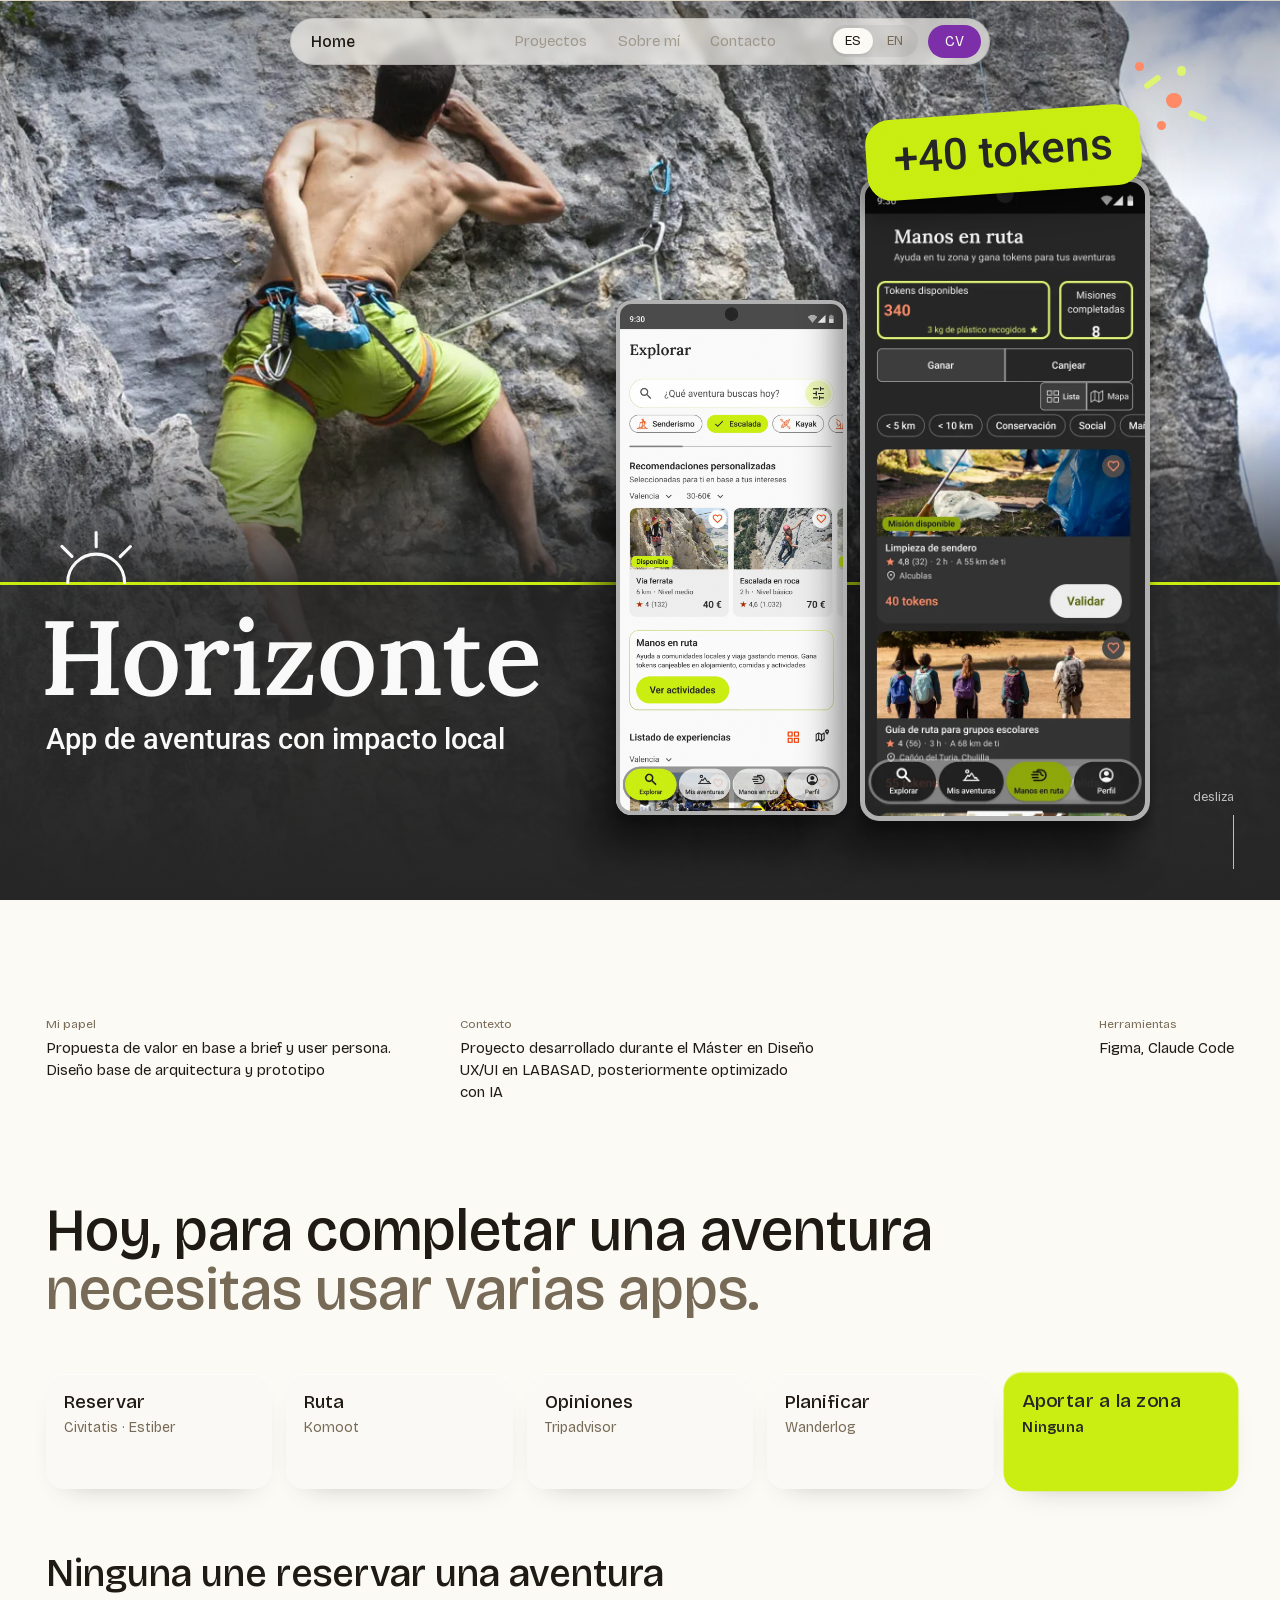
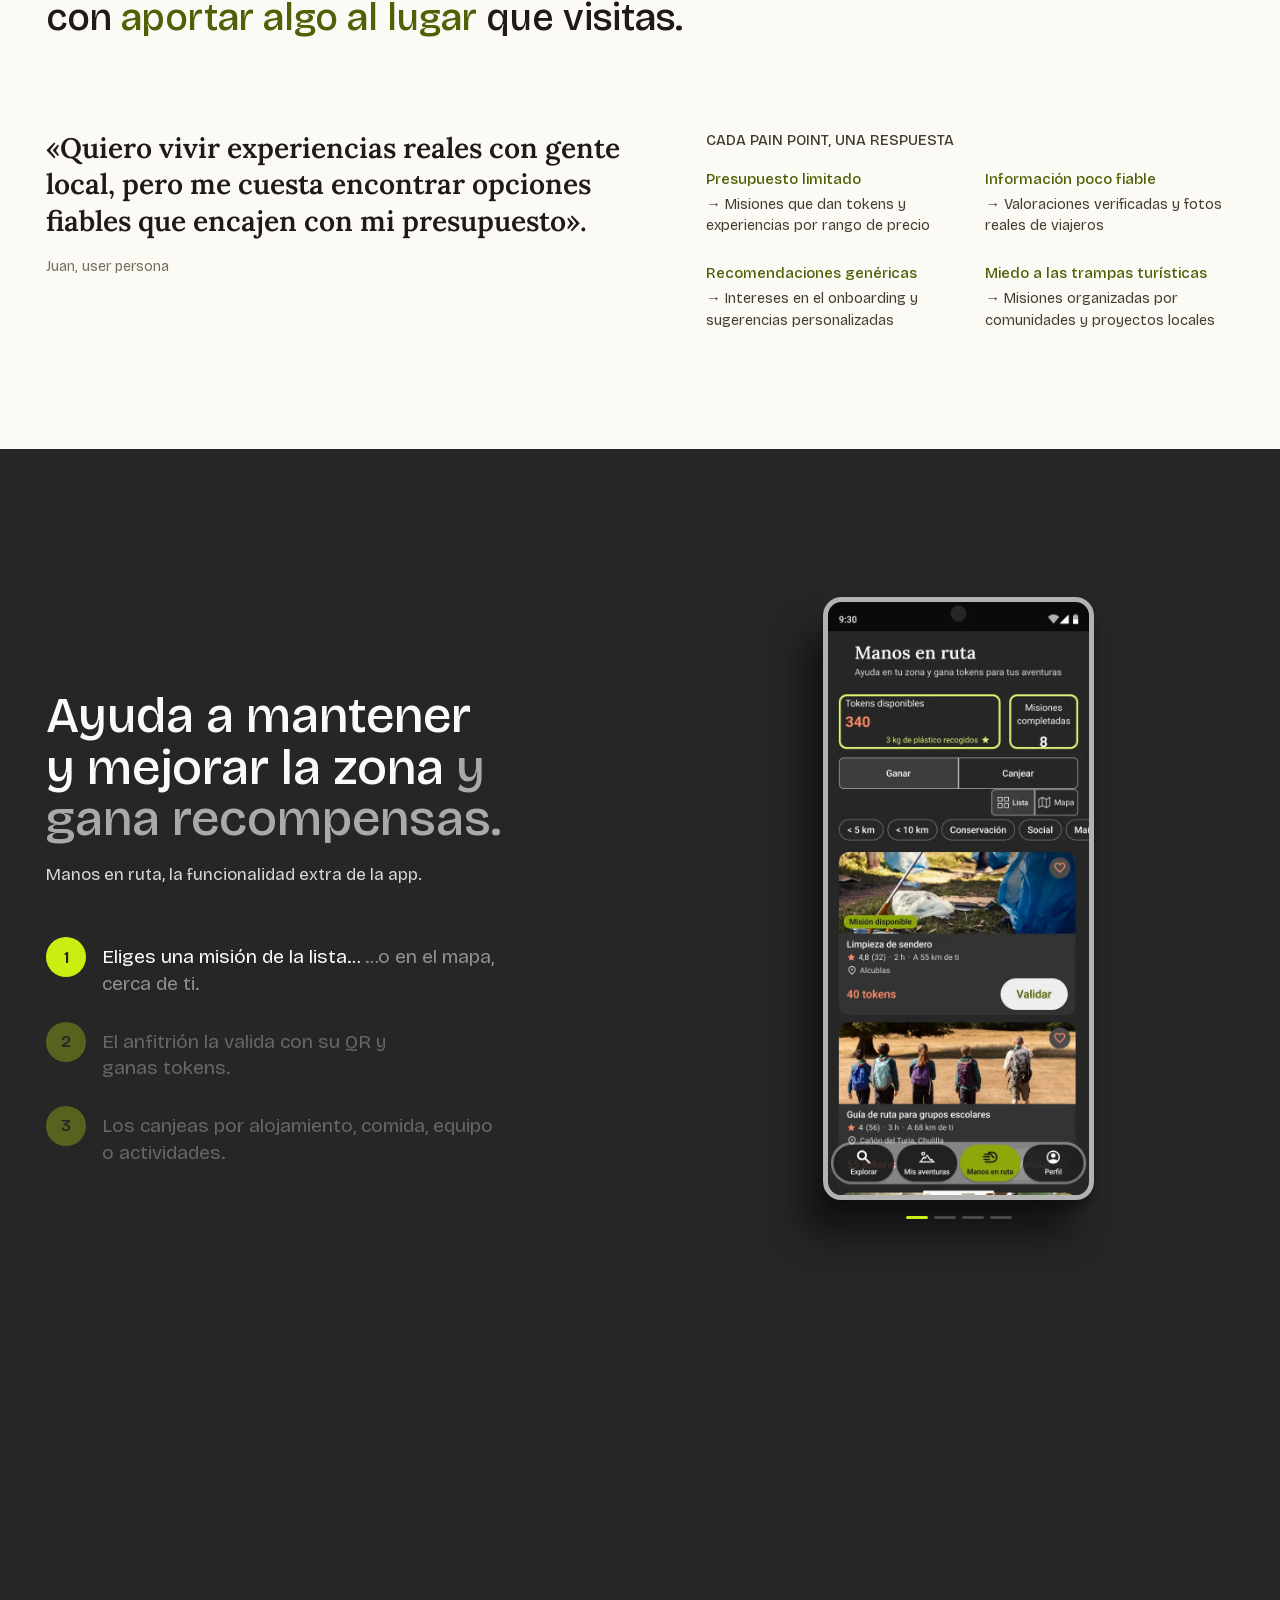
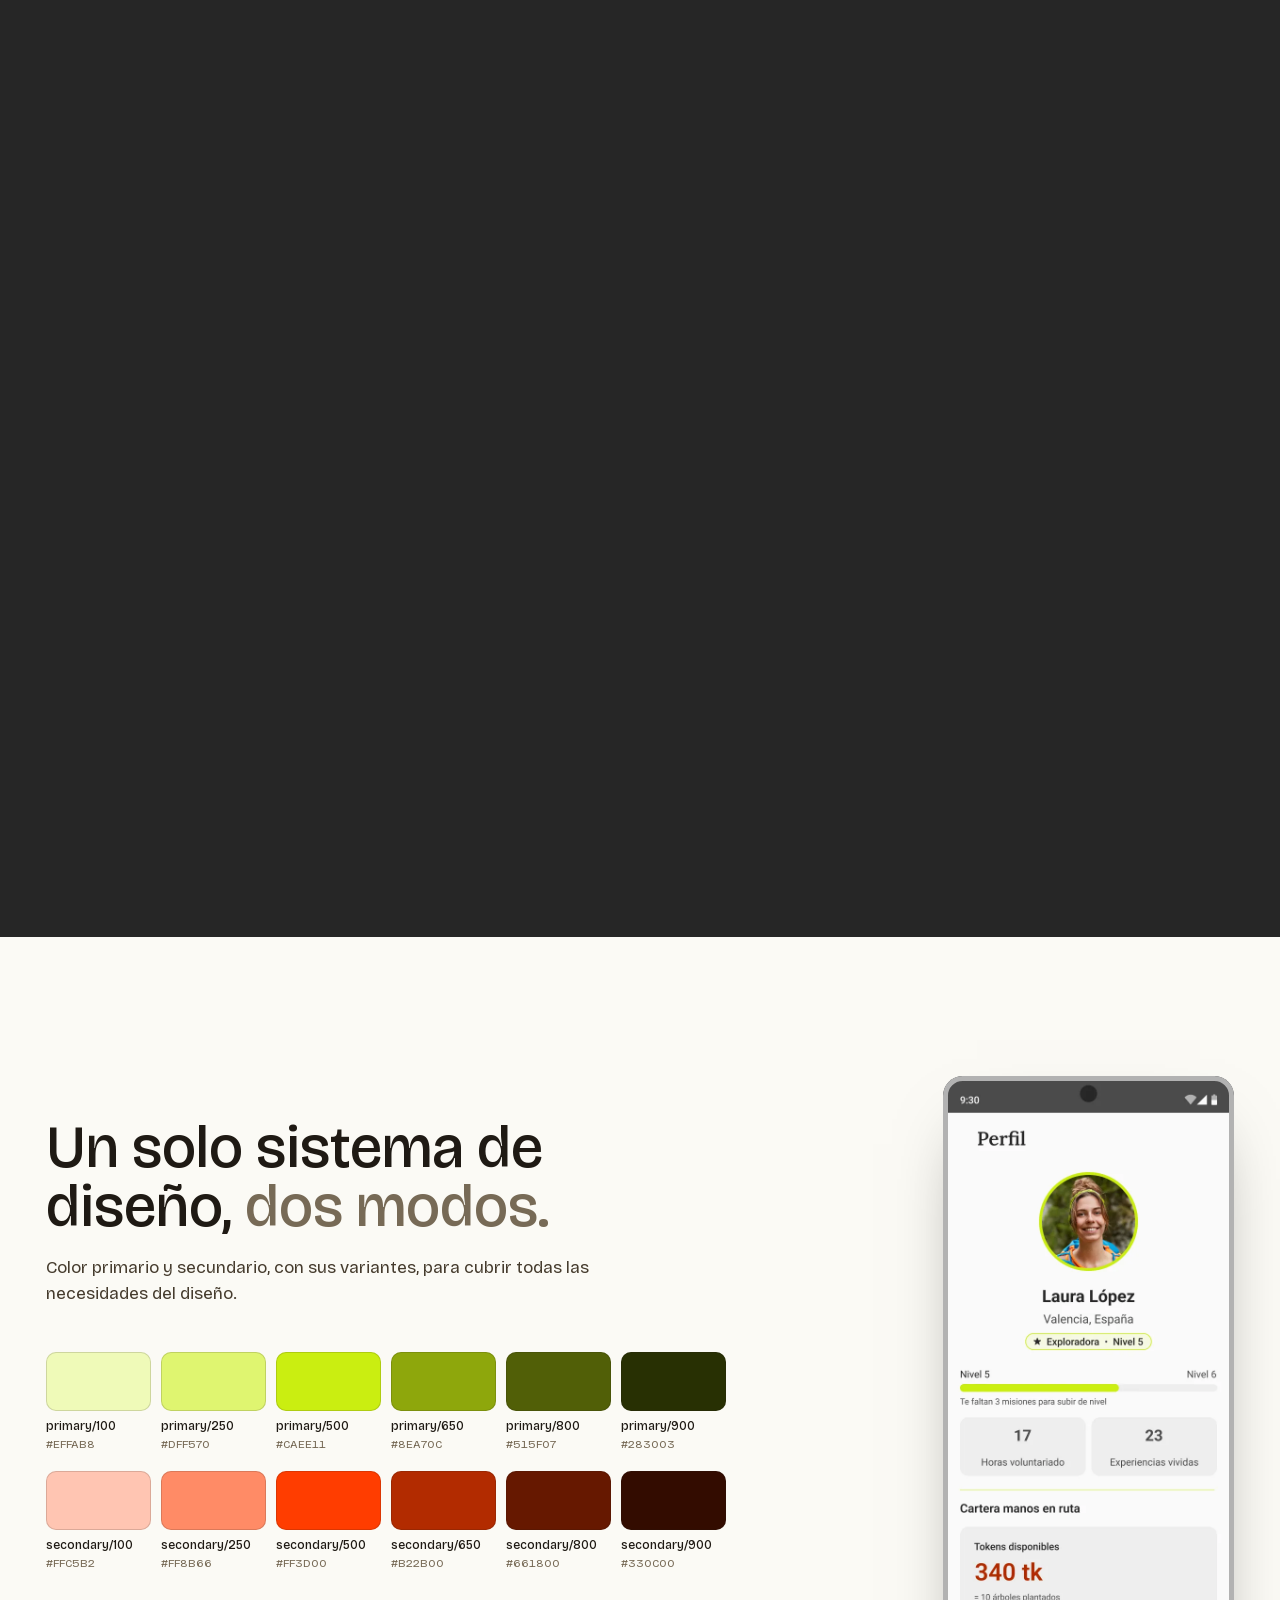
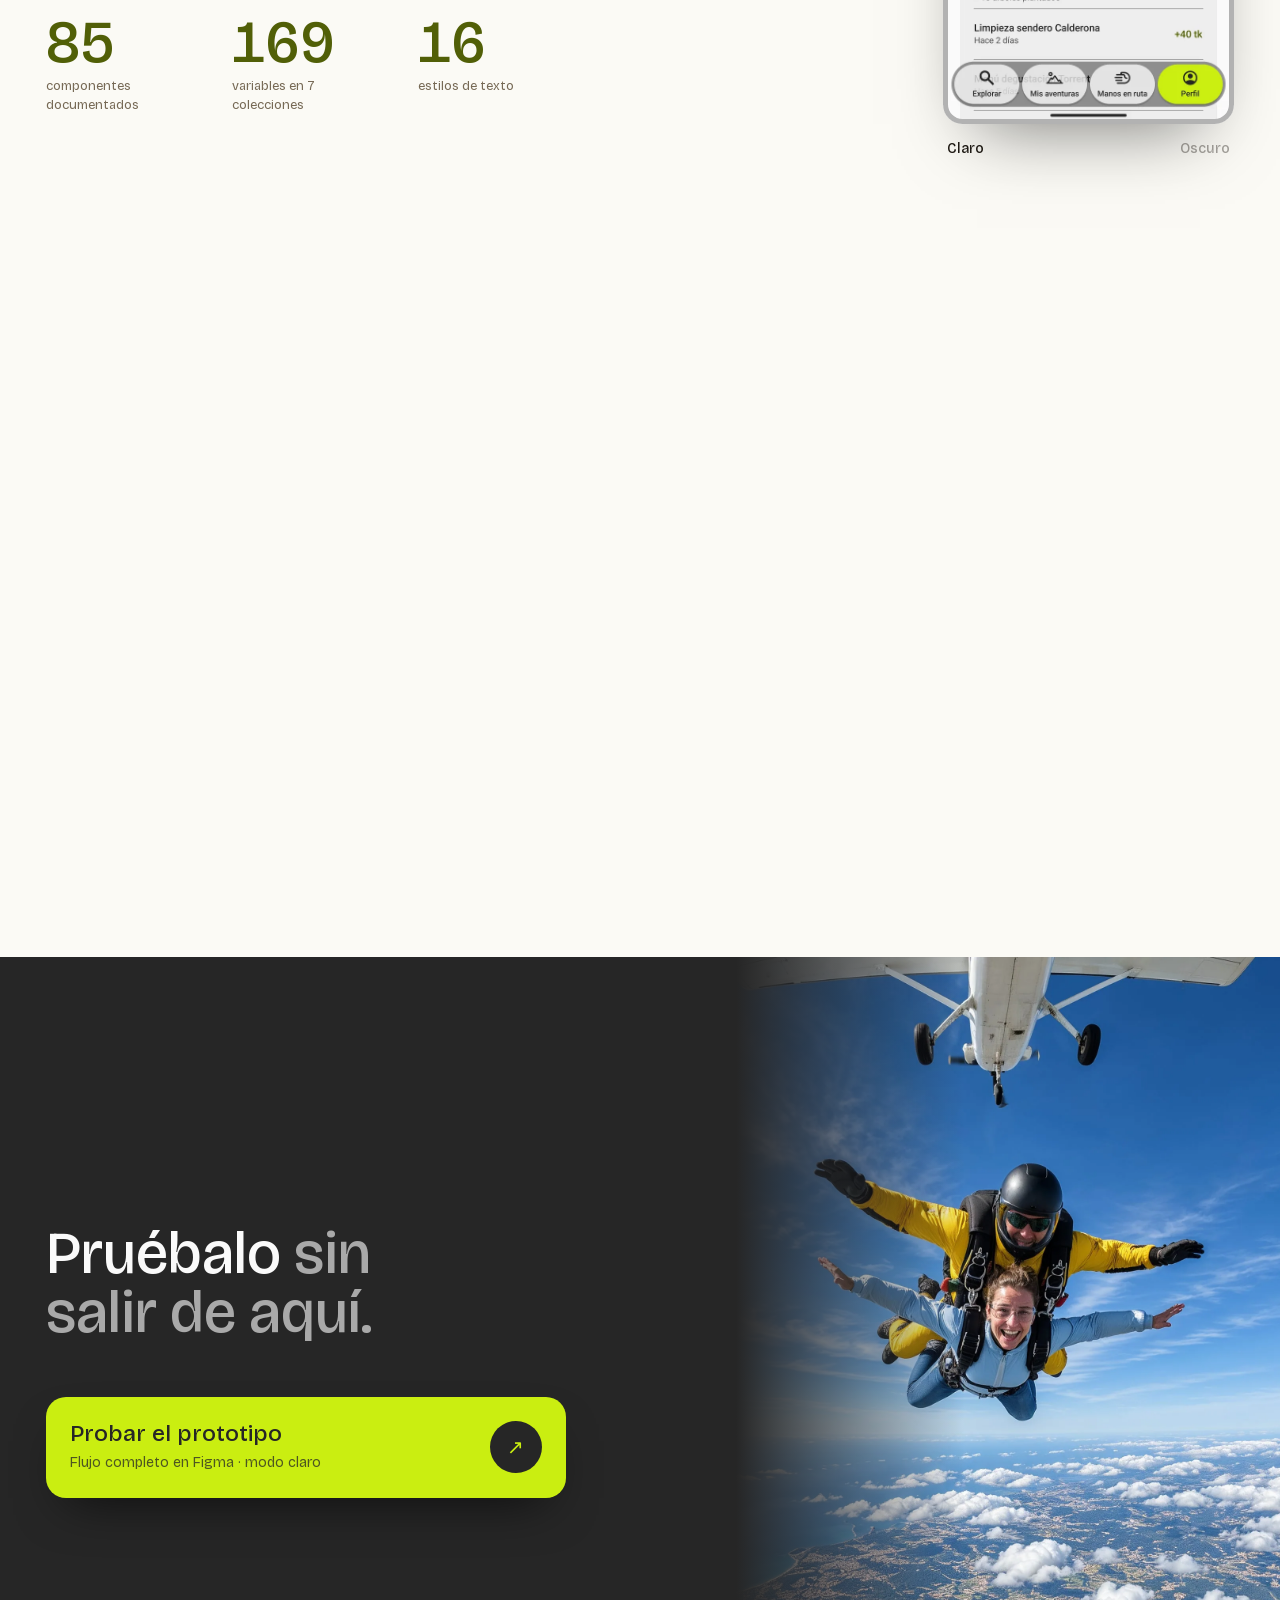
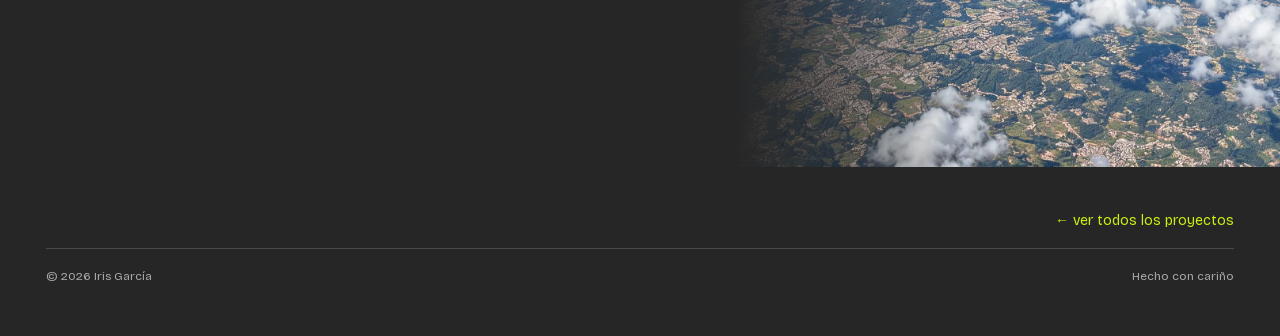
<file: projects/horizonte.html>
<!doctype html>
<html lang="es">
<head>
<meta charset="utf-8">
<meta name="viewport" content="width=device-width,initial-scale=1">
<title>Horizonte — Iris García</title>
<meta name="description" content="Caso de estudio UX/UI: Horizonte, app Android de experiencias de aventura con impacto local. Manos en ruta, reserva, sistema de diseño en claro y oscuro y prototipo en Figma.">
<link rel="icon" href="../favicon.ico">
<link rel="apple-touch-icon" href="../apple-touch-icon.png">
<meta property="og:type" content="website">
<meta property="og:site_name" content="Iris García">
<meta property="og:locale" content="es_ES">
<meta property="og:url" content="https://irisgarciac.com/projects/horizonte.html">
<meta property="og:title" content="Horizonte — Iris García">
<meta property="og:description" content="Caso de estudio UX/UI: Horizonte, app Android de experiencias de aventura con impacto local. Manos en ruta, reserva, sistema de diseño en claro y oscuro y prototipo en Figma.">
<meta property="og:image" content="https://irisgarciac.com/compartir/horizonte.jpg">
<meta property="og:image:width" content="1200">
<meta property="og:image:height" content="630">
<meta property="og:image:alt" content="Portada del caso Horizonte: dos pantallas de la app sobre la foto de una escalada.">
<meta name="twitter:card" content="summary_large_image">
<link rel="preload" href="../fonts/bricolage-latin.woff2" as="font" type="font/woff2" crossorigin>
<link rel="stylesheet" href="../fonts/bricolage.css?v=450d416f">
<link rel="stylesheet" href="../fonts/horizonte.css?v=09079bbf">
<link rel="stylesheet" href="../scrolly/scrolly.css?v=cb68364f">
<link rel="stylesheet" href="../scrolly/sc-case.css?v=b4732f08">
<link rel="stylesheet" href="../scrolly/sc-hz-loop.css?v=e90f4ad9">
<link rel="stylesheet" href="../scrolly/sc-hz.css?v=b18c8065">
<script src="../vendor/react.production.min.js?v=aa77ae4c"></script>
<script src="../vendor/react-dom.production.min.js?v=feb8ddc9"></script>
</head>
<body>
<div class="grain"></div>
<div id="root"></div>
<script src="../i18n.js?v=c9ab1441"></script>
<script src="project-data.js?v=93b99415"></script>
<script src="../scrolly/sc-case-copy.js?v=042434f1"></script>
<script src="../scrolly/sc-cursor.js?v=ead1e28a"></script>
<script src="../scrolly/sc-engine.js?v=2388ea2f"></script>
<script src="../scrolly/sc-case.js?v=66837f0e"></script>
<script src="../scrolly/sc-hz-loop.js?v=755897e7"></script>
<script src="../scrolly/sc-hz.js?v=db8dc6bc"></script>
<script src="../scrolly/sc-cv.js?v=c94c5a9f"></script>
<script src="../scrolly/sc-case-app.js?v=5778ccd3"></script>
<script>ReactDOM.createRoot(document.getElementById("root")).render(React.createElement(window.CsPage,{d:window.PROJECT_HORIZONTE,num:"02"}));</script>
</body>
</html>
</file>
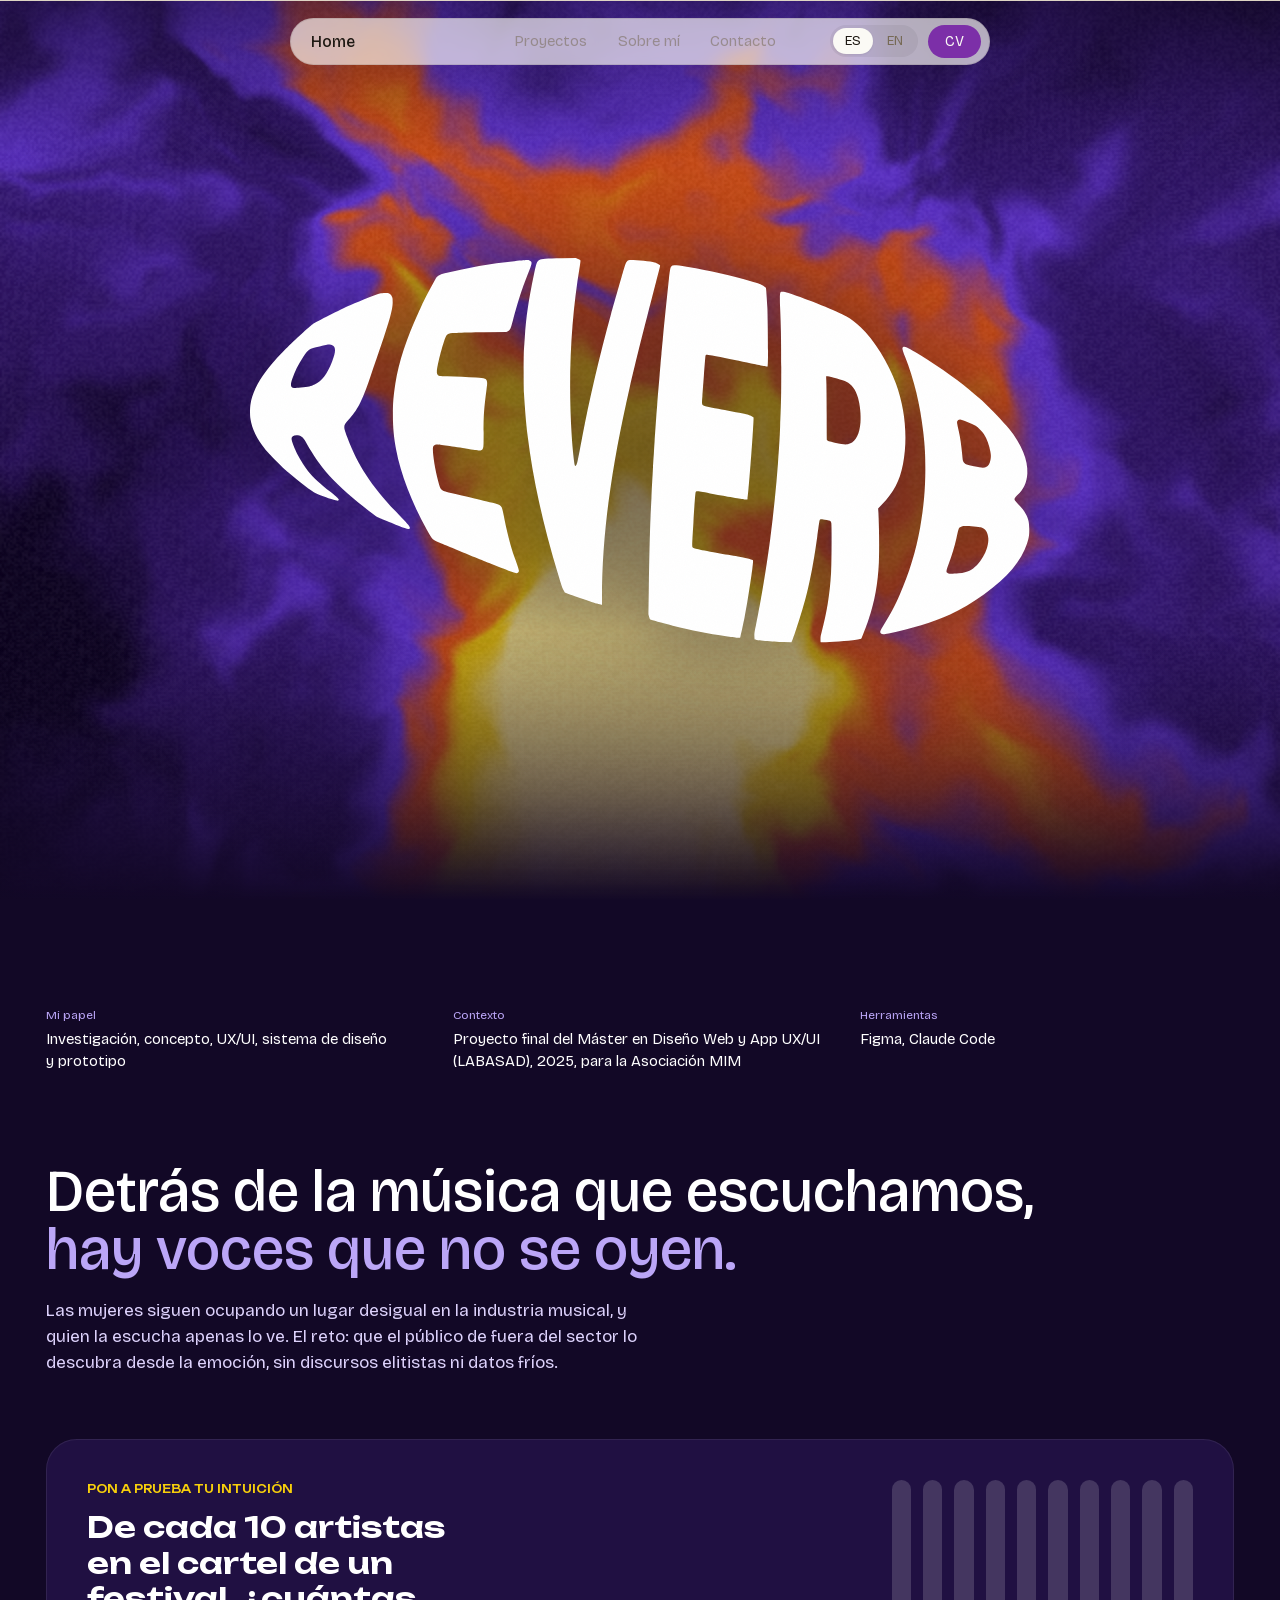
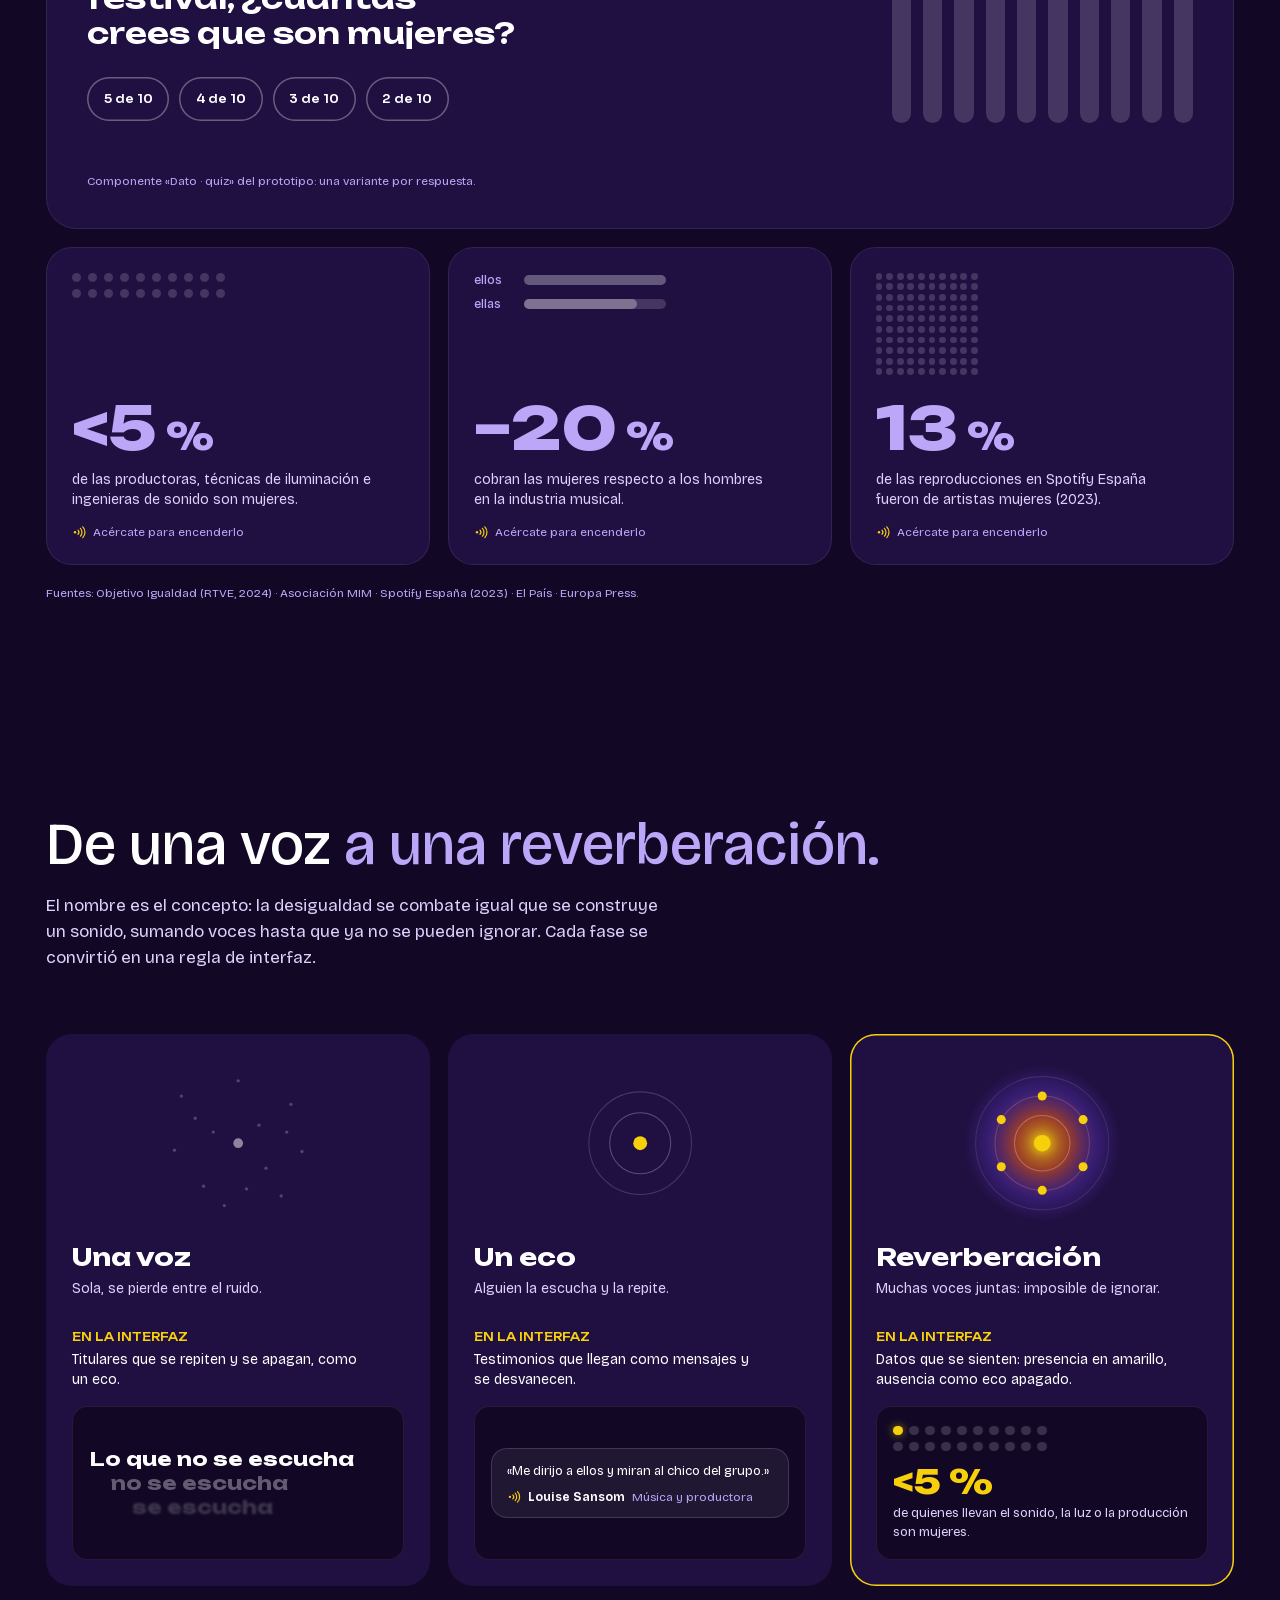
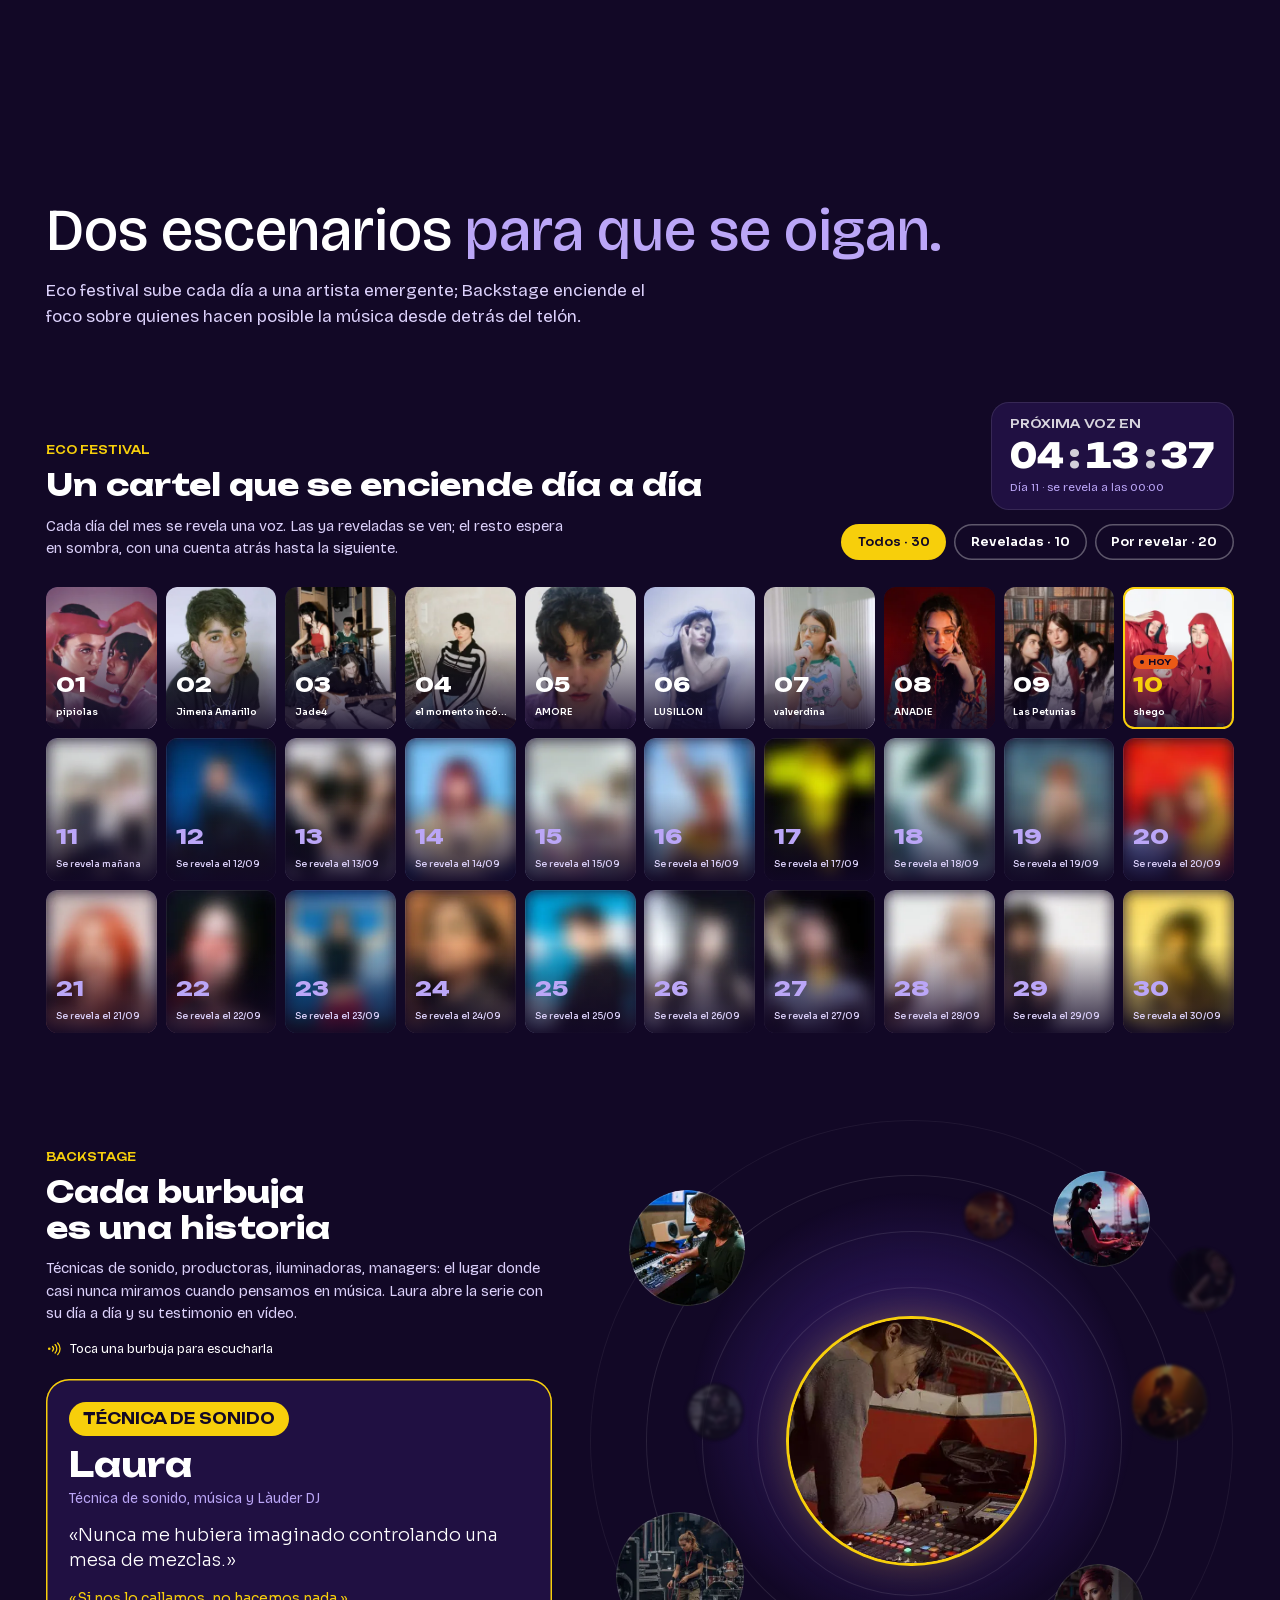
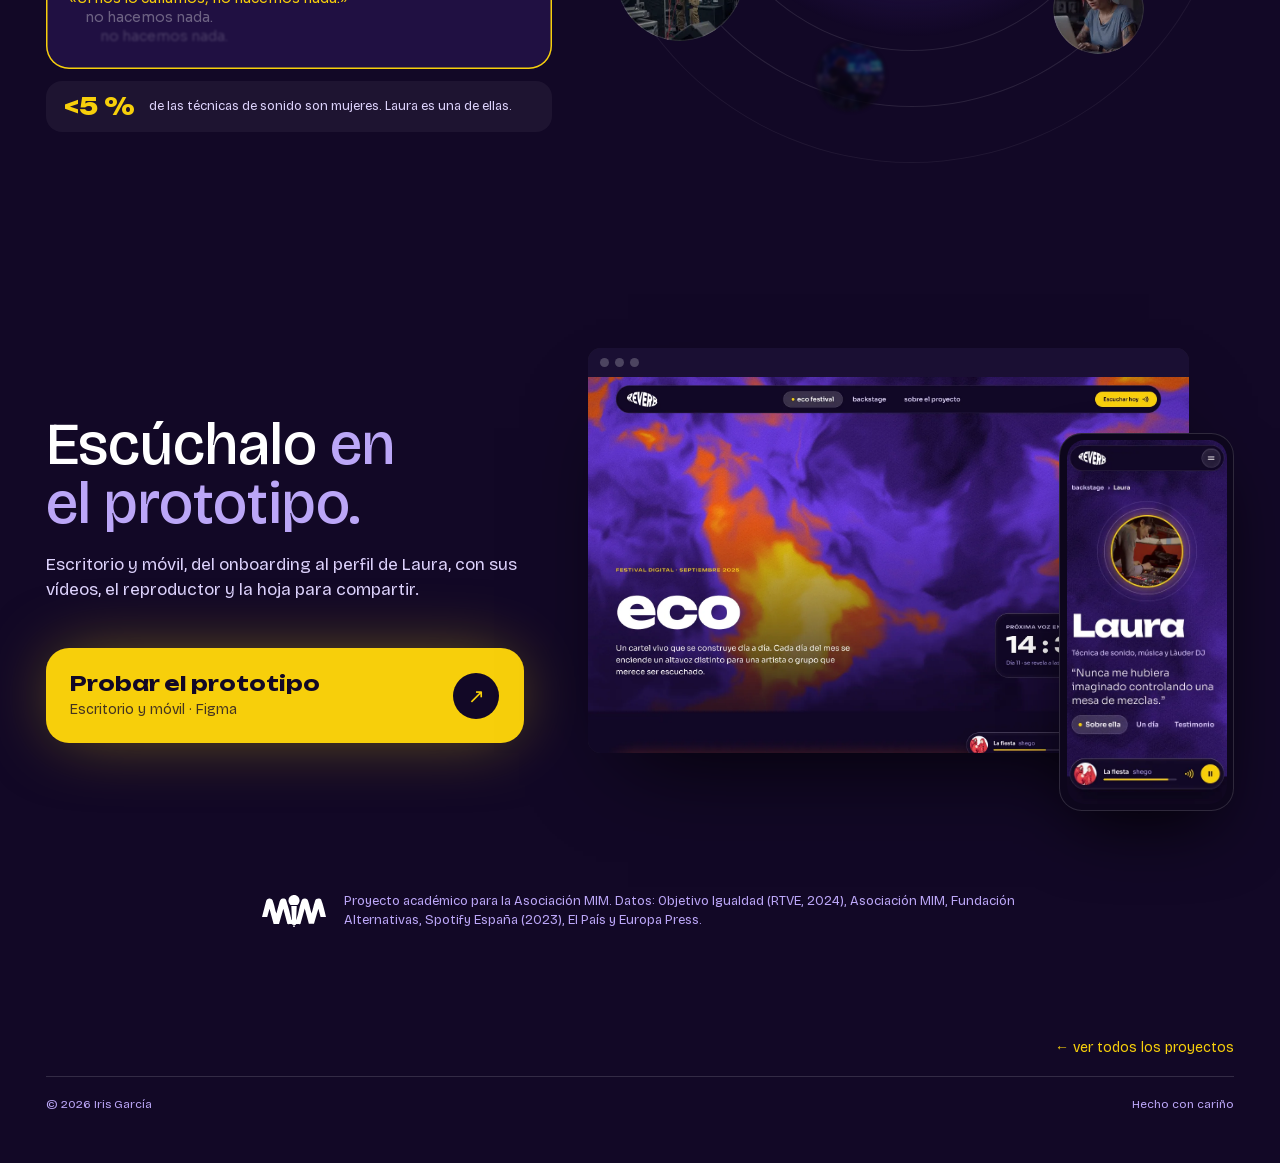
<file: projects/reverb.html>
<!doctype html>
<html lang="es">
<head>
<meta charset="utf-8">
<meta name="viewport" content="width=device-width,initial-scale=1">
<title>REVERB — Iris García</title>
<meta name="description" content="Caso de estudio UX/UI: REVERB, web responsive que visibiliza a las mujeres de la industria musical. Concepto de eco, quiz de datos, cartel vivo, backstage, shader térmico propio en Figma y accesibilidad WCAG 2.2.">
<link rel="icon" href="../favicon.ico">
<link rel="apple-touch-icon" href="../apple-touch-icon.png">
<meta property="og:type" content="website">
<meta property="og:site_name" content="Iris García">
<meta property="og:locale" content="es_ES">
<meta property="og:url" content="https://irisgarciac.com/projects/reverb.html">
<meta property="og:title" content="REVERB — Iris García">
<meta property="og:description" content="Caso de estudio UX/UI: REVERB, web responsive que visibiliza a las mujeres de la industria musical. Concepto de eco, quiz de datos, cartel vivo, backstage, shader térmico propio en Figma y accesibilidad WCAG 2.2.">
<meta property="og:image" content="https://irisgarciac.com/compartir/reverb.jpg">
<meta property="og:image:width" content="1200">
<meta property="og:image:height" content="630">
<meta property="og:image:alt" content="Portada del caso REVERB: el logotipo sobre el shader térmico.">
<meta name="twitter:card" content="summary_large_image">
<link rel="preload" href="../fonts/bricolage-latin.woff2" as="font" type="font/woff2" crossorigin>
<link rel="stylesheet" href="../fonts/bricolage.css?v=450d416f">
<link rel="stylesheet" href="../fonts/reverb.css?v=b0b2b3d1">
<link rel="stylesheet" href="../scrolly/scrolly.css?v=cb68364f">
<link rel="stylesheet" href="../scrolly/sc-case.css?v=b4732f08">
<link rel="stylesheet" href="../scrolly/sc-rv-loop.css?v=42aa3afa">
<link rel="stylesheet" href="../scrolly/sc-rv.css?v=623971d9">
<script src="../vendor/react.production.min.js?v=aa77ae4c"></script>
<script src="../vendor/react-dom.production.min.js?v=feb8ddc9"></script>
</head>
<body>
<div class="grain"></div>
<div id="root"></div>
<script src="../i18n.js?v=c9ab1441"></script>
<script src="project-data.js?v=93b99415"></script>
<script src="../scrolly/sc-case-copy.js?v=042434f1"></script>
<script src="../scrolly/sc-cursor.js?v=ead1e28a"></script>
<script src="../scrolly/sc-engine.js?v=2388ea2f"></script>
<script src="../scrolly/sc-case.js?v=66837f0e"></script>
<script src="../scrolly/sc-rv-shader.js?v=501cf379"></script>
<script src="../scrolly/sc-rv-loop.js?v=bb8b9fc8"></script>
<script src="../scrolly/sc-rv.js?v=48b712b4"></script>
<script src="../scrolly/sc-cv.js?v=c94c5a9f"></script>
<script src="../scrolly/sc-case-app.js?v=5778ccd3"></script>
<script>ReactDOM.createRoot(document.getElementById("root")).render(React.createElement(window.CsPage,{d:window.PROJECT_REVERB,num:"03"}));</script>
</body>
</html>
</file>
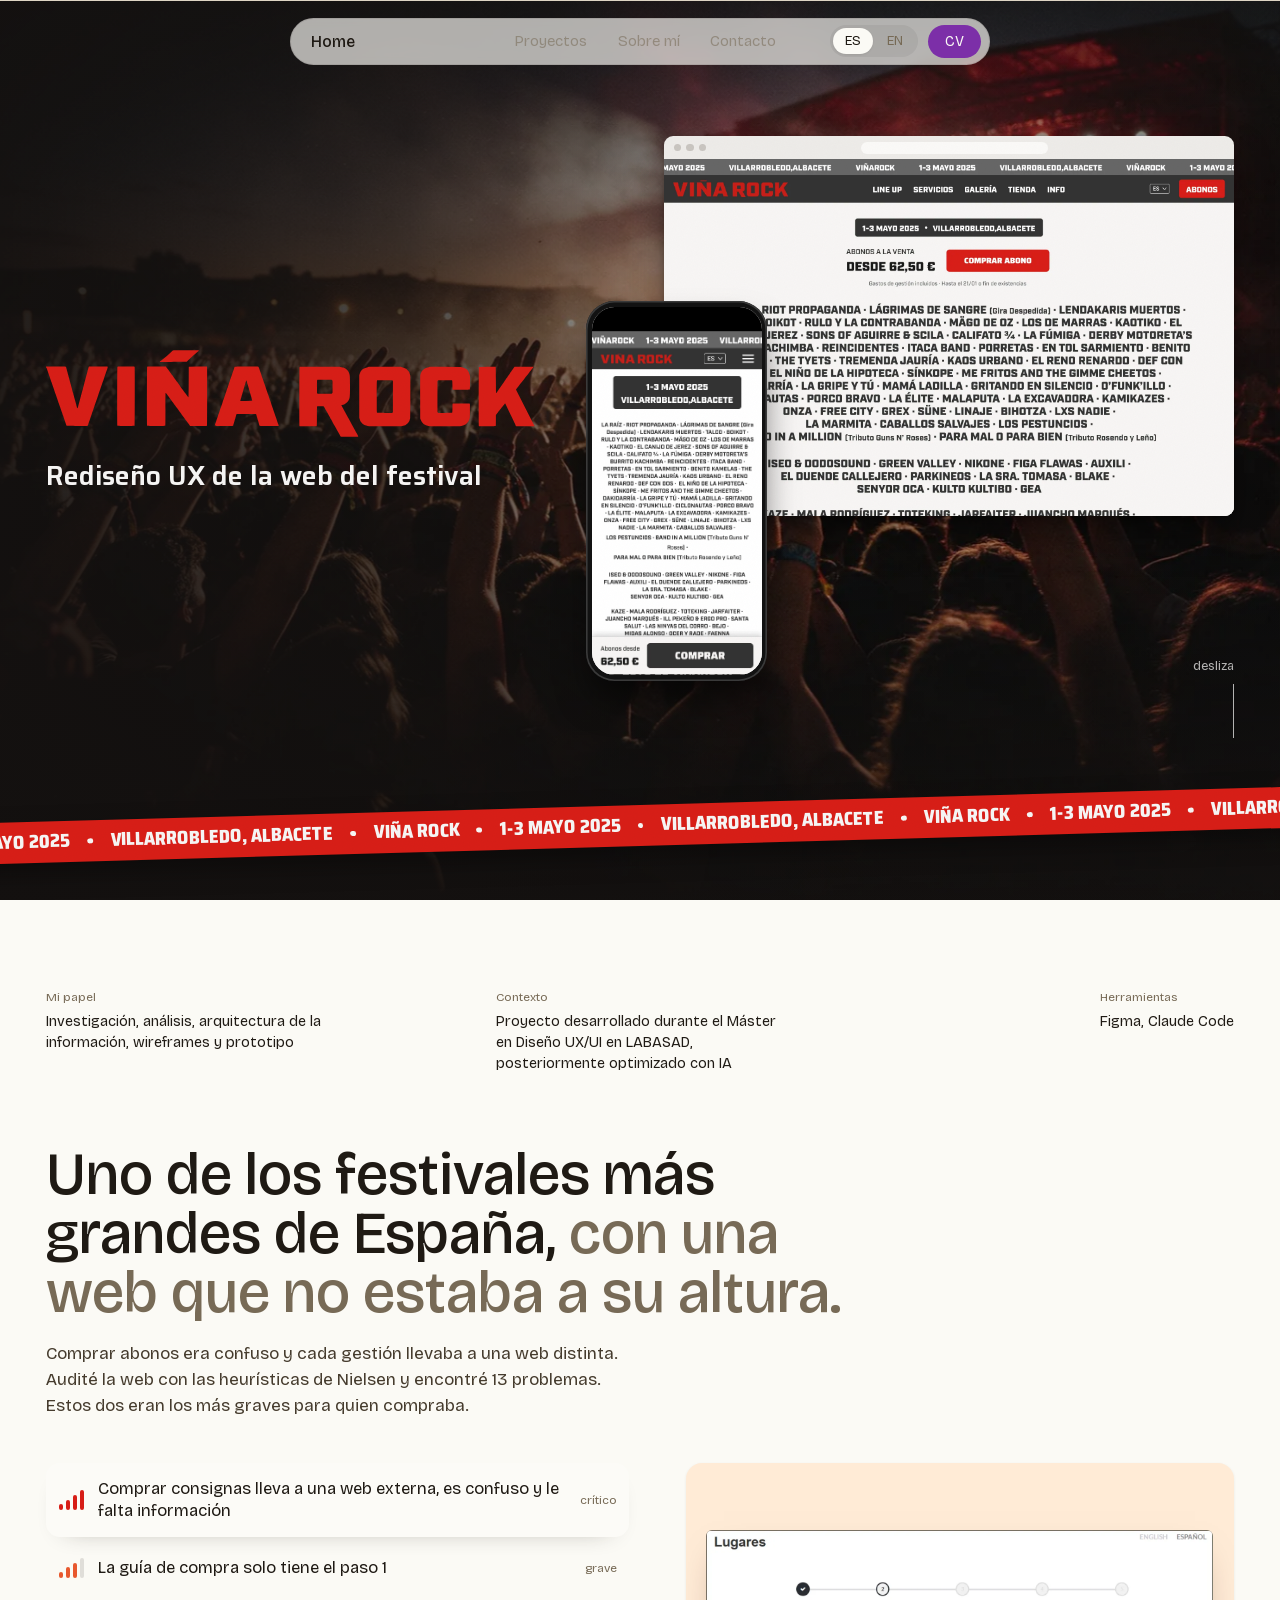
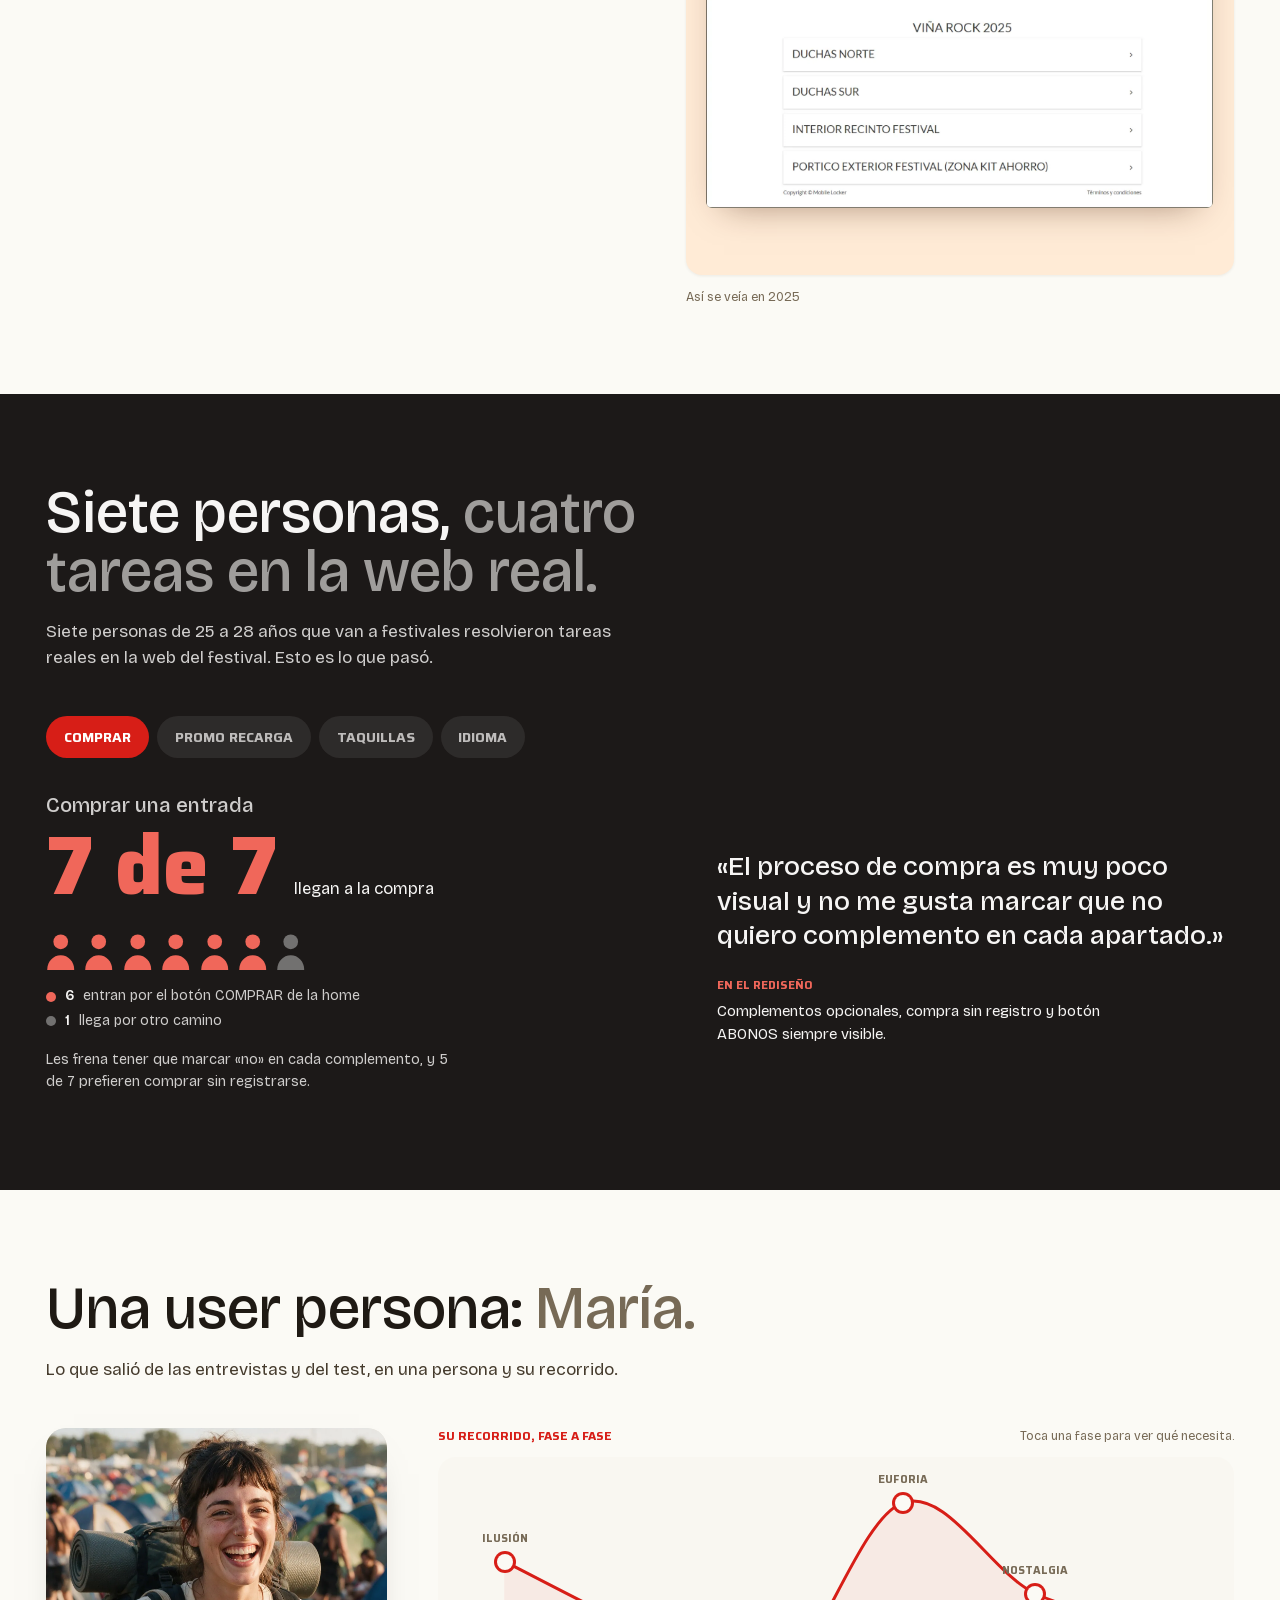
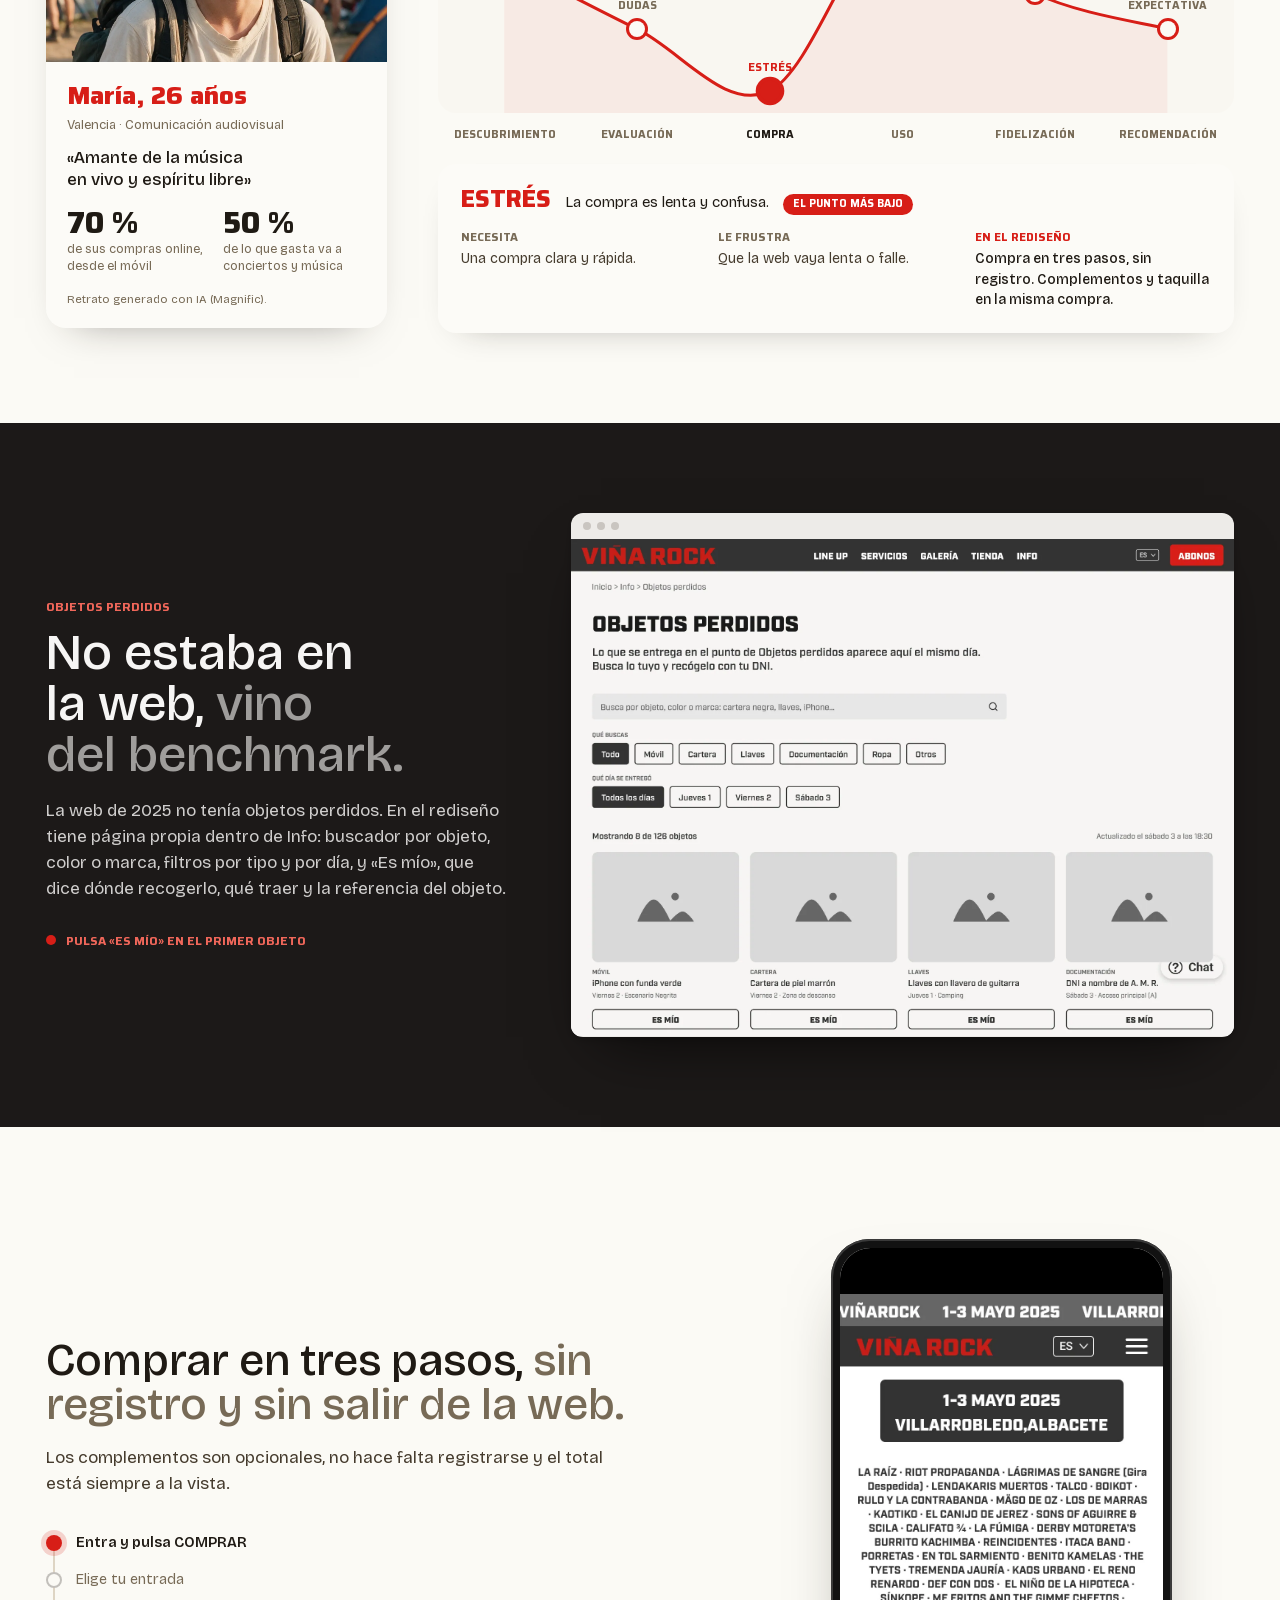
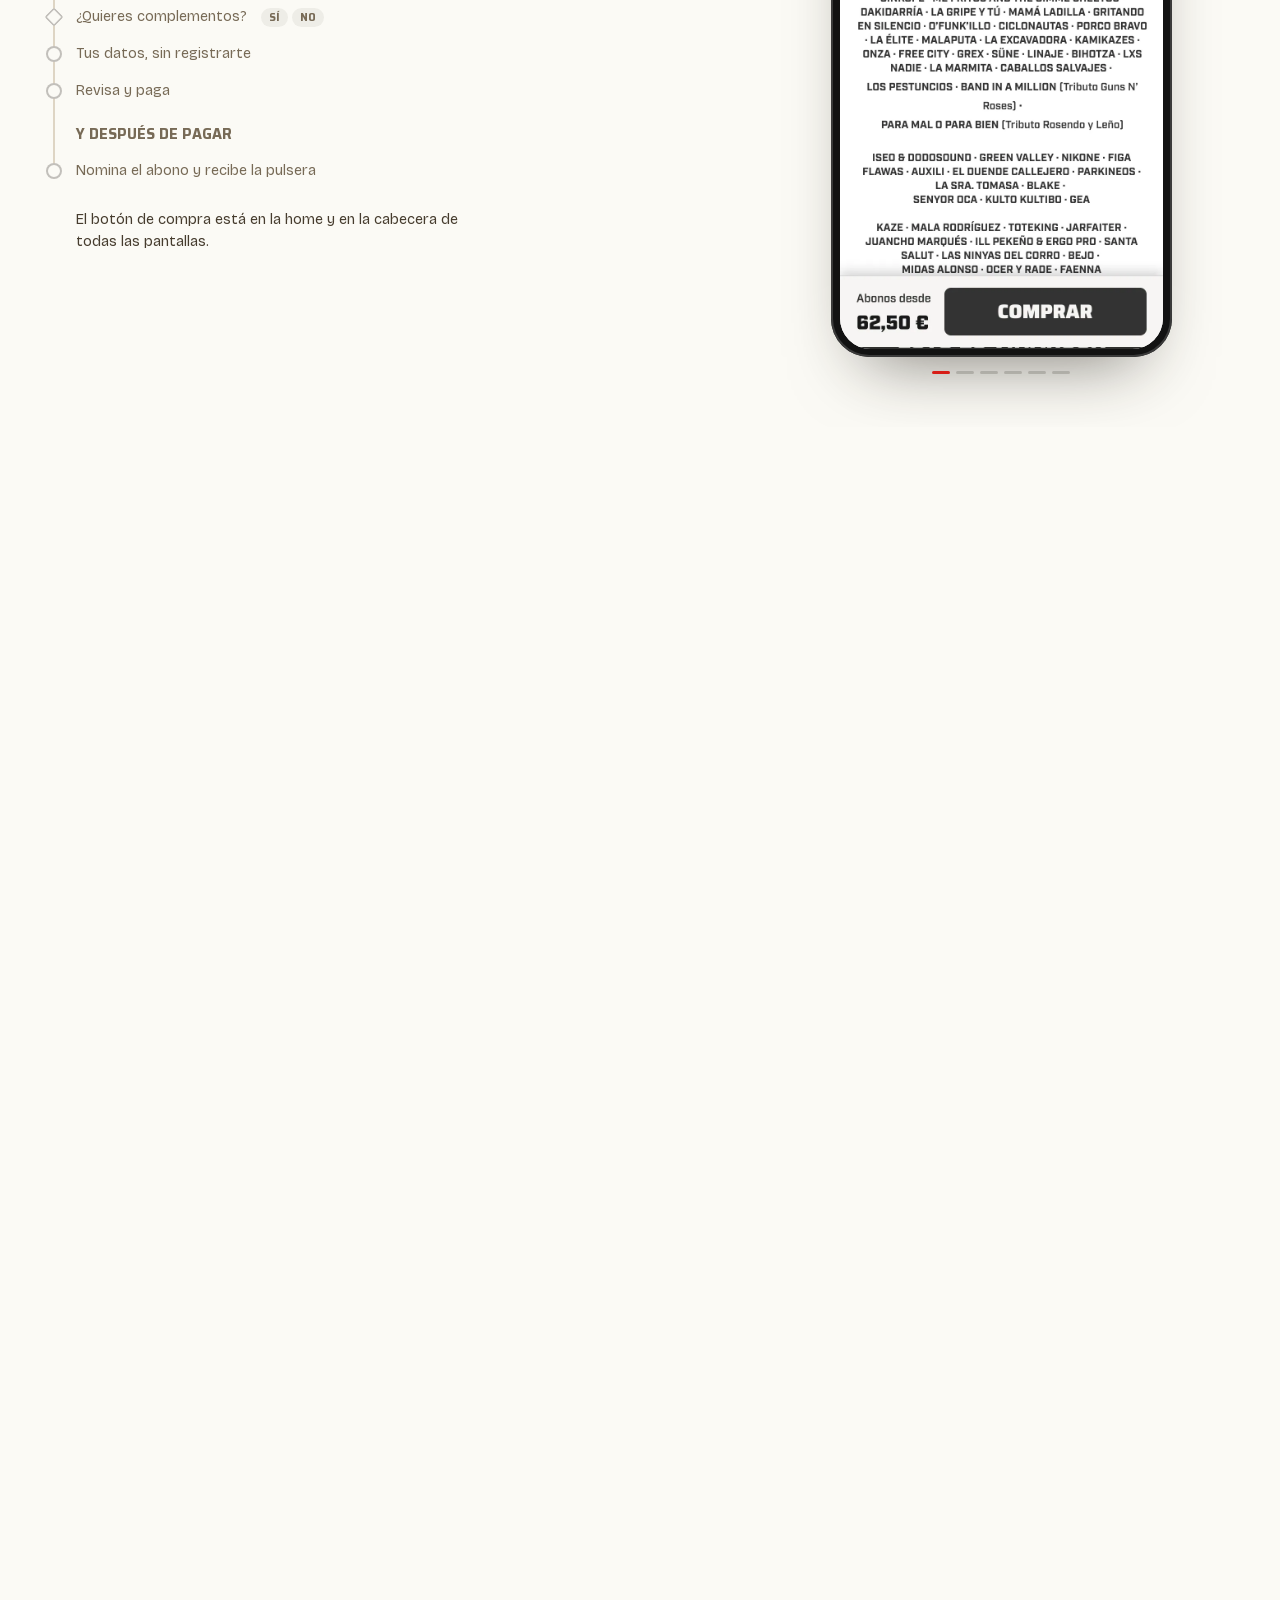
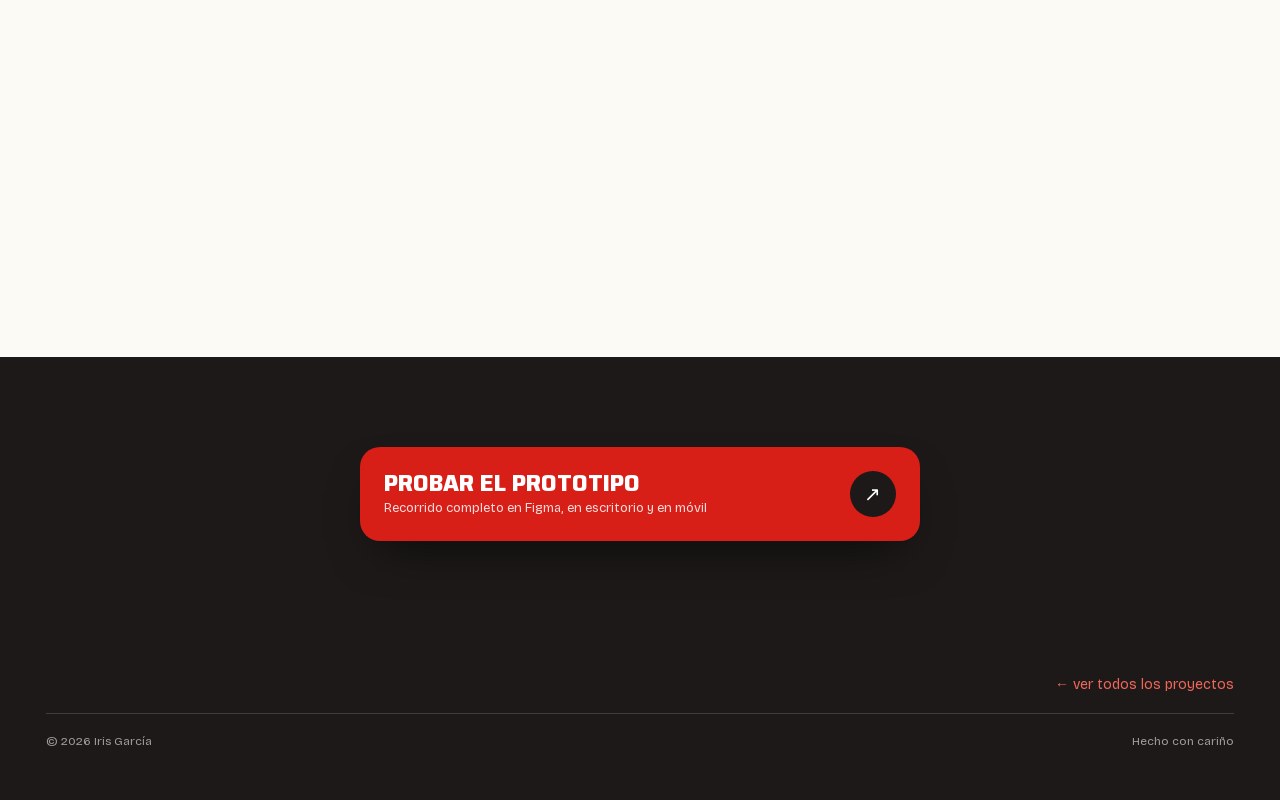
<file: projects/vinarock.html>
<!doctype html>
<html lang="es">
<head>
<meta charset="utf-8">
<meta name="viewport" content="width=device-width,initial-scale=1">
<title>Viña Rock — Iris García</title>
<meta name="description" content="Caso de estudio UX: rediseño de la web del festival Viña Rock. Auditoría heurística, test con usuarios, user persona y customer journey, user flow de la compra en el móvil y prototipo navegable en Figma.">
<link rel="icon" href="../favicon.ico">
<link rel="apple-touch-icon" href="../apple-touch-icon.png">
<meta property="og:type" content="website">
<meta property="og:site_name" content="Iris García">
<meta property="og:locale" content="es_ES">
<meta property="og:url" content="https://irisgarciac.com/projects/vinarock.html">
<meta property="og:title" content="Viña Rock — Iris García">
<meta property="og:description" content="Caso de estudio UX: rediseño de la web del festival Viña Rock. Auditoría heurística, test con usuarios, user persona y customer journey, user flow de la compra en el móvil y prototipo navegable en Figma.">
<meta property="og:image" content="https://irisgarciac.com/compartir/vinarock.jpg">
<meta property="og:image:width" content="1200">
<meta property="og:image:height" content="630">
<meta property="og:image:alt" content="Portada del caso Viña Rock: la web rediseñada en escritorio y en el móvil, sobre el público del festival.">
<meta name="twitter:card" content="summary_large_image">
<link rel="preload" href="../fonts/bricolage-latin.woff2" as="font" type="font/woff2" crossorigin>
<link rel="stylesheet" href="../fonts/bricolage.css?v=450d416f">
<link rel="stylesheet" href="../fonts/vinarock.css?v=8ef9364d">
<link rel="stylesheet" href="../scrolly/scrolly.css?v=cb68364f">
<link rel="stylesheet" href="../scrolly/sc-case.css?v=b4732f08">
<link rel="stylesheet" href="../scrolly/sc-vr-loop.css?v=3dd1a551">
<link rel="stylesheet" href="../scrolly/sc-vr.css?v=3f5288c0">
<script src="../vendor/react.production.min.js?v=aa77ae4c"></script>
<script src="../vendor/react-dom.production.min.js?v=feb8ddc9"></script>
</head>
<body>
<div class="grain"></div>
<div id="root"></div>
<script src="../i18n.js?v=c9ab1441"></script>
<script src="project-data.js?v=93b99415"></script>
<script src="../scrolly/sc-case-copy.js?v=042434f1"></script>
<script src="../scrolly/sc-cursor.js?v=ead1e28a"></script>
<script src="../scrolly/sc-engine.js?v=2388ea2f"></script>
<script src="../scrolly/sc-case.js?v=66837f0e"></script>
<script src="../scrolly/sc-vr-loop.js?v=5a9b24b0"></script>
<script src="../scrolly/sc-vr.js?v=d7afed96"></script>
<script src="../scrolly/sc-cv.js?v=c94c5a9f"></script>
<script src="../scrolly/sc-case-app.js?v=5778ccd3"></script>
<script>ReactDOM.createRoot(document.getElementById("root")).render(React.createElement(window.CsPage,{d:window.PROJECT_VINAROCK,num:"01"}));</script>
</body>
</html>
</file>
<file: fonts/bricolage.css>
/* Bricolage Grotesque — fuente variable (SIL Open Font License), alojada aquí.
 *
 * Sustituye al CDN de Google Fonts: un viaje de red menos en el arranque y, sobre
 * todo, deja de enviar la IP de cada visitante a un tercero, que es lo que han
 * tumbado varias sentencias de RGPD en la UE.
 *
 * Al ser variable, un solo archivo por subconjunto cubre todos los pesos: por eso
 * `font-weight` es un rango (200 700) en vez de seis declaraciones separadas. Se
 * omite el subconjunto vietnamita que servía Google; el sitio es solo ES/EN.
 */

@font-face {
  font-family: "Bricolage Grotesque";
  font-style: normal;
  font-weight: 200 700;
  font-stretch: 100%;
  font-display: swap;
  src: url("bricolage-latin.woff2") format("woff2");
  unicode-range: U+0000-00FF, U+0131, U+0152-0153, U+02BB-02BC, U+02C6, U+02DA,
    U+02DC, U+0304, U+0308, U+0329, U+2000-206F, U+20AC, U+2122, U+2191, U+2193,
    U+2212, U+2215, U+FEFF, U+FFFD;
}

@font-face {
  font-family: "Bricolage Grotesque";
  font-style: normal;
  font-weight: 200 700;
  font-stretch: 100%;
  font-display: swap;
  src: url("bricolage-latin-ext.woff2") format("woff2");
  unicode-range: U+0100-02BA, U+02BD-02C5, U+02C7-02CC, U+02CE-02D7, U+02DD-02FF,
    U+0304, U+0308, U+0329, U+1D00-1DBF, U+1E00-1E9F, U+1EF2-1EFF, U+2020,
    U+20A0-20AB, U+20AD-20C0, U+2113, U+2C60-2C7F, U+A720-A7FF;
}
</file>
<file: fonts/horizonte.css>
/* Tipografía de marca de Horizonte, alojada aquí como Bricolage.
 *
 * Lora (SIL Open Font License) para el logotipo y los titulares de la app, y Roboto
 * (Apache 2.0) para los textos de interfaz que se reproducen tal cual: la pegatina
 * de tokens y las etiquetas de la portada. Solo se usan esos dos pesos, así que van
 * como instancias estáticas, no como fuentes variables.
 */

@font-face {
  font-family: "Lora";
  font-style: normal;
  font-weight: 600;
  font-display: swap;
  src: url("lora-latin.woff2") format("woff2");
  unicode-range: U+0000-00FF, U+0131, U+0152-0153, U+02BB-02BC, U+02C6, U+02DA,
    U+02DC, U+0304, U+0308, U+0329, U+2000-206F, U+20AC, U+2122, U+2191, U+2193,
    U+2212, U+2215, U+FEFF, U+FFFD;
}

@font-face {
  font-family: "Lora";
  font-style: normal;
  font-weight: 600;
  font-display: swap;
  src: url("lora-latin-ext.woff2") format("woff2");
  unicode-range: U+0100-02BA, U+02BD-02C5, U+02C7-02CC, U+02CE-02D7, U+02DD-02FF,
    U+0304, U+0308, U+0329, U+1D00-1DBF, U+1E00-1E9F, U+1EF2-1EFF, U+2020,
    U+20A0-20AB, U+20AD-20C0, U+2113, U+2C60-2C7F, U+A720-A7FF;
}

@font-face {
  font-family: "Roboto";
  font-style: normal;
  font-weight: 500;
  font-stretch: 100%;
  font-display: swap;
  src: url("roboto-latin.woff2") format("woff2");
  unicode-range: U+0000-00FF, U+0131, U+0152-0153, U+02BB-02BC, U+02C6, U+02DA,
    U+02DC, U+0304, U+0308, U+0329, U+2000-206F, U+20AC, U+2122, U+2191, U+2193,
    U+2212, U+2215, U+FEFF, U+FFFD;
}

@font-face {
  font-family: "Roboto";
  font-style: normal;
  font-weight: 500;
  font-stretch: 100%;
  font-display: swap;
  src: url("roboto-latin-ext.woff2") format("woff2");
  unicode-range: U+0100-02BA, U+02BD-02C5, U+02C7-02CC, U+02CE-02D7, U+02DD-02FF,
    U+0304, U+0308, U+0329, U+1D00-1DBF, U+1E00-1E9F, U+1EF2-1EFF, U+2020,
    U+20A0-20AB, U+20AD-20C0, U+2113, U+2C60-2C7F, U+A720-A7FF;
}
</file>
<file: fonts/vinarock.css>
/* Tipografía de Viña Rock, alojada aquí como Bricolage y Horizonte.
 *
 * La web del festival y el prototipo usan Industry (Adobe Fonts), que no se puede
 * servir desde aquí sin un proyecto web de Adobe. Saira (SIL Open Font License) es
 * la que hacía de sustituta en Figma: geométrica, cuadrada y con anchos estrechos.
 * Es variable en peso (500–900) y en ancho (75–100), así que basta un archivo.
 */

@font-face {
  font-family: "Saira";
  font-style: normal;
  font-weight: 500 900;
  font-stretch: 75% 100%;
  font-display: swap;
  src: url("saira-latin.woff2") format("woff2");
  unicode-range: U+0000-00FF, U+0131, U+0152-0153, U+02BB-02BC, U+02C6, U+02DA,
    U+02DC, U+0304, U+0308, U+0329, U+2000-206F, U+20AC, U+2122, U+2191, U+2193,
    U+2212, U+2215, U+FEFF, U+FFFD;
}

@font-face {
  font-family: "Saira";
  font-style: normal;
  font-weight: 500 900;
  font-stretch: 75% 100%;
  font-display: swap;
  src: url("saira-latin-ext.woff2") format("woff2");
  unicode-range: U+0100-02BA, U+02BD-02C5, U+02C7-02CC, U+02CE-02D7, U+02DD-02FF,
    U+0304, U+0308, U+0329, U+1D00-1DBF, U+1E00-1E9F, U+1EF2-1EFF, U+2020,
    U+20A0-20AB, U+20AD-20C0, U+2113, U+2C60-2C7F, U+A720-A7FF;
}
</file>
<file: fonts/reverb.css>
/* Tipografía de REVERB, alojada aquí como Bricolage, Horizonte y Viña Rock.
 *
 * Las dos voces del sistema del prototipo (UI kit v2 · fundamentos): Unbounded pone
 * la voz alta —titulares, cifras y antetítulos— y Sora lleva la lectura. Las dos son
 * SIL Open Font License y variables en peso, así que basta un archivo por subconjunto.
 */

@font-face {
  font-family: "Unbounded";
  font-style: normal;
  font-weight: 500 800;
  font-display: swap;
  src: url("unbounded-latin.woff2") format("woff2");
  unicode-range: U+0000-00FF, U+0131, U+0152-0153, U+02BB-02BC, U+02C6, U+02DA,
    U+02DC, U+0304, U+0308, U+0329, U+2000-206F, U+20AC, U+2122, U+2191, U+2193,
    U+2212, U+2215, U+FEFF, U+FFFD;
}

@font-face {
  font-family: "Unbounded";
  font-style: normal;
  font-weight: 500 800;
  font-display: swap;
  src: url("unbounded-latin-ext.woff2") format("woff2");
  unicode-range: U+0100-02BA, U+02BD-02C5, U+02C7-02CC, U+02CE-02D7, U+02DD-02FF,
    U+0304, U+0308, U+0329, U+1D00-1DBF, U+1E00-1E9F, U+1EF2-1EFF, U+2020,
    U+20A0-20AB, U+20AD-20C0, U+2113, U+2C60-2C7F, U+A720-A7FF;
}

@font-face {
  font-family: "Sora";
  font-style: normal;
  font-weight: 300 600;
  font-display: swap;
  src: url("sora-latin.woff2") format("woff2");
  unicode-range: U+0000-00FF, U+0131, U+0152-0153, U+02BB-02BC, U+02C6, U+02DA,
    U+02DC, U+0304, U+0308, U+0329, U+2000-206F, U+20AC, U+2122, U+2191, U+2193,
    U+2212, U+2215, U+FEFF, U+FFFD;
}

@font-face {
  font-family: "Sora";
  font-style: normal;
  font-weight: 300 600;
  font-display: swap;
  src: url("sora-latin-ext.woff2") format("woff2");
  unicode-range: U+0100-02BA, U+02BD-02C5, U+02C7-02CC, U+02CE-02D7, U+02DD-02FF,
    U+0304, U+0308, U+0329, U+1D00-1DBF, U+1E00-1E9F, U+1EF2-1EFF, U+2020,
    U+20A0-20AB, U+20AD-20C0, U+2113, U+2C60-2C7F, U+A720-A7FF;
}
</file>
<file: scrolly/scrolly.css>
/* Iris García — portfolio scrollytelling */
:root{--t:0;--m1:0%;--m2:0%;--m2c:0%;--nav-bg:color-mix(in oklab,color-mix(in oklab,rgba(251,250,245,.68),rgba(238,238,238,.72) var(--m1)),rgba(224,224,224,.74) var(--m2));--nav-line:color-mix(in oklab,rgba(31,26,20,.1),rgba(31,26,20,.16) var(--m2));--bg:color-mix(in oklab,color-mix(in oklab,#FBFAF5,#EEEEEE var(--m1)),#E0E0E0 var(--m2));--bg-2:color-mix(in oklab,color-mix(in oklab,#F3EFE4,#E6E6E6 var(--m1)),#D5D5D5 var(--m2c));--ink:#1F1A14;--ink-soft:#463C2E;--ink-mute:color-mix(in oklab,#776A56,#665941 var(--m2));--line:color-mix(in oklab,color-mix(in oklab,#DED5C4,#C8C8C8 var(--m1)),#BABABA var(--m2));--accent:#1F1A14;--accent-fixed:#1F1A14;--cv:#7C2FA8;--tone-1:color-mix(in oklab,color-mix(in oklab,#EDE7DA,#DCDCDC var(--m1)),#CECECE var(--m2c));--tone-2:color-mix(in oklab,color-mix(in oklab,#E3DBCB,#D0D0D0 var(--m1)),#C2C2C2 var(--m2c));--tone-3:color-mix(in oklab,color-mix(in oklab,#D2C9B5,#BDBDBD var(--m1)),#B0B0B0 var(--m2c));--font:"Bricolage Grotesque","Helvetica Neue",Helvetica,sans-serif;--font-display:var(--font);--font-mono:var(--font);--ease:cubic-bezier(.22,.61,.36,1);--pad:clamp(20px,3.6vw,64px)}
*{box-sizing:border-box;margin:0;padding:0}
html{scroll-behavior:smooth;-webkit-text-size-adjust:100%;text-size-adjust:100%}
html,body{background:var(--bg);color:var(--ink);font-family:var(--font);font-feature-settings:"ss01","ss02";-webkit-font-smoothing:antialiased;overflow-x:clip}
body{position:relative;cursor:none;transition:background-color .25s linear,color .5s var(--ease)}
img{max-width:100%;display:block}
button{font:inherit;background:transparent;border:0;color:inherit;cursor:none;text-align:left}
a{color:inherit;text-decoration:none}
@media (hover:hover){a:hover{color:var(--accent)}}
em{font-style:normal}
:where(a,button,[tabindex]):focus-visible{outline:2px solid var(--accent);outline-offset:3px;border-radius:5px}
html.kb body,html.kb button{cursor:auto}
html.kb .cur2{opacity:0}
.sc-skip{position:fixed;top:12px;left:12px;z-index:200;padding:11px 18px;border-radius:999px;background:var(--ink);color:var(--bg);font-size:14px;transform:translateY(-180%);transition:transform .3s var(--ease)}
.sc-skip:focus-visible,.sc-skip:hover{color:var(--bg)}
.sc-skip:focus-visible{transform:none}
.num,.tnum{font-variant-numeric:tabular-nums}
.grain{position:fixed;inset:0;pointer-events:none;opacity:.05;z-index:1;mix-blend-mode:multiply;background-image:url("data:image/svg+xml;utf8,<svg xmlns='http://www.w3.org/2000/svg' width='200' height='200'><filter id='n'><feTurbulence type='fractalNoise' baseFrequency='0.9' numOctaves='2' stitchTiles='stitch'/></filter><rect width='100%' height='100%' filter='url(%23n)' opacity='0.55'/></svg>")}

/* cursor: anillo fino con retardo, sin etiquetas */
.cur2{position:fixed;top:0;left:0;z-index:100;pointer-events:none;visibility:hidden}
/* no se enseña hasta que se mueve un ratón de verdad: hay móviles que dicen tener hover.
   Clase «is-live» y no «live»: «.live» es la tarjeta de Mañez y Lozano (sc-home.css) y su
   overflow:hidden recortaba el cursor hasta hacerlo desaparecer */
.cur2.is-live{visibility:visible}
/* blanco con mezcla «diferencia»: se invierte sobre lo que tenga debajo, así se ve igual sobre
   crema, negro o vídeo. Antes el punto era morado y no hacía falta; con el acento en negro,
   sobre los botones negros y «Contacto» el cursor desaparecía */
.cur2{mix-blend-mode:difference}
.cur2 .ring{position:absolute;width:28px;height:28px;margin:-14px 0 0 -14px;border:1px solid #fff;border-radius:50%;opacity:.8;transition:width .32s var(--ease),height .32s var(--ease),margin .32s var(--ease),opacity .3s,background .3s}
.cur2 .dot{position:absolute;width:5px;height:5px;margin:-2.5px 0 0 -2.5px;border-radius:50%;background:#fff;transition:opacity .25s}
.cur2.on .ring{width:58px;height:58px;margin:-29px 0 0 -29px;opacity:1;background:#fff}
.cur2.on .dot{opacity:0}
.cur2.tx .ring{width:2px;height:26px;margin:-13px 0 0 -1px;border-radius:2px;background:#fff;opacity:.9}
.cur2 .sy-g{position:absolute;inset:0;display:grid;place-items:center;font-style:normal;font-size:16px;line-height:1;color:#fff;opacity:0;transition:opacity .2s var(--ease)}
.cur2 .sy-g::before{content:"\2195"}
.cur2.sy .ring{width:46px;height:46px;margin:-23px 0 0 -23px;opacity:1}
.cur2.sy .sy-g{opacity:.9}
.cur2.sy .dot{opacity:0}

/* chrome */
.sc-progress{position:fixed;top:0;left:0;right:0;height:1px;z-index:60;pointer-events:none;background:var(--line)}
.sc-progress i{display:block;height:100%;background:var(--accent);transform-origin:left;transform:scaleX(0)}
.sc-nav{position:fixed;top:clamp(10px,1.4vw,18px);left:50%;transform:translateX(-50%);width:min(calc(100% - clamp(20px,2.8vw,36px)),700px);z-index:55;display:grid;grid-template-columns:1fr auto 1fr;align-items:center;gap:14px;padding:6px 8px 6px 18px;border-radius:999px;background:var(--nav-bg);border:1px solid var(--nav-line);backdrop-filter:blur(4px) saturate(1.15);-webkit-backdrop-filter:blur(4px) saturate(1.15);transition:background .6s var(--ease),border-color .6s var(--ease)}
.sc-nav-home{justify-self:start;font-size:16px;font-weight:500;padding:6px 2px;transition:color .25s}
.sc-nav-links{justify-self:center;display:flex;align-items:center;gap:clamp(14px,2.4vw,34px);font-size:15px}
.sc-nav-links button{position:relative;color:var(--ink-mute);opacity:.55;font-weight:400;padding:6px 0;transition:color .25s,opacity .25s,font-weight .25s}
/* Etiqueta central: en móvil es el botón que despliega las secciones */
.sc-nav-now{display:none;position:relative;justify-self:center;min-width:0}
.sc-nav-now-btn{display:flex;align-items:center;gap:8px;max-width:100%;padding:10px 4px;font-size:12px;text-transform:uppercase;color:var(--ink-mute);transition:color .25s}
.sc-nav-now-btn>span{overflow:hidden;text-overflow:ellipsis;white-space:nowrap}
.sc-nav-now-btn i{flex:0 0 auto;width:6px;height:6px;margin-top:-3px;border-right:1.5px solid currentColor;border-bottom:1.5px solid currentColor;transform:rotate(45deg);transition:transform .25s var(--ease),margin-top .25s var(--ease)}
.sc-nav-now-btn.open{color:var(--ink)}
.sc-nav-now-btn.open i{margin-top:2px;transform:rotate(-135deg)}
.sc-nav-sheet{position:absolute;top:calc(100% + 14px);left:50%;transform:translateX(-50%);min-width:200px;display:flex;flex-direction:column;gap:2px;padding:8px;border-radius:20px;background:var(--bg);border:1px solid var(--nav-line);box-shadow:0 14px 36px -20px rgba(31,26,20,.5);animation:sc-sheet .24s var(--ease) both}
.sc-nav-sheet button{padding:12px 16px;border-radius:14px;font-size:16px;color:var(--ink-soft);white-space:nowrap;transition:color .25s}
.sc-nav-sheet button.on{color:var(--accent);font-weight:600}
@keyframes sc-sheet{from{opacity:0;transform:translate(-50%,-8px)}to{opacity:1;transform:translate(-50%,0)}}
.sc-nav-links button::first-letter{text-transform:uppercase}
@media (hover:hover){.sc-nav-links button:hover{color:var(--ink);opacity:1}}
.sc-nav-links button.on{color:var(--accent);opacity:1;font-weight:600}
.sc-nav-right{display:flex;align-items:center;gap:10px;justify-self:end}
.sc-lang{display:flex;gap:2px;padding:3px;border-radius:999px;background:rgba(31,26,20,.06);font-size:13px}
.sc-lang button{padding:5px 12px;border-radius:999px;color:var(--ink-mute);transition:color .25s,background .25s}
.sc-lang button.on{background:var(--bg);color:var(--ink);box-shadow:0 1px 2px rgba(31,26,20,.08)}
.sc-nav-cv{padding:8px 17px;border-radius:999px;background:var(--cv);color:#FBFAF5;font-size:14px;transition:background .3s,color .3s}
@media (hover:hover){.sc-nav-cv:hover{background:var(--ink);color:var(--bg)}}

/* cabecera de sección */
.sc-kick{display:grid;grid-template-columns:1fr auto;align-items:baseline;gap:14px;padding-bottom:4px;font-size:13px;color:var(--ink-mute);font-variant-numeric:tabular-nums}
.sc-kick .lbl{color:var(--ink)}
.sc-kick .note{text-align:right;max-width:46ch}
.sc-h2{font-size:clamp(34px,5.4vw,84px);line-height:1;font-weight:500;text-wrap:balance}
.sc-h2 em{color:var(--ink-mute)}
.sc-lead{font-size:clamp(16px,1.5vw,20px);line-height:1.55;color:var(--ink-soft);max-width:46ch}
.sc-rev{opacity:0;transform:translateY(26px);transition:opacity .95s var(--ease),transform .95s var(--ease)}
.sc-rev.in{opacity:1;transform:none}

/* hero */
/* Hero en pantallas grandes: cada medida es max(la de antes, una que sigue creciendo
   con la pantalla). Antes todo tenia un tope fijo (foto 584 px, nombre 176 px) y a
   partir de ~1700 px de ancho el centro se vaciaba. La parte que escala se limita
   tambien por el alto (svh), para que la composicion quepa en vertical. En
   portatil no cambia nada: ahi manda siempre la medida de antes. */
.sc-hero{--figw:clamp(270px,max(min(35vw,584px),min(35vw,68svh)),980px);min-height:100svh;padding:calc(clamp(10px,1.4vw,18px) + 54px + clamp(12px,1.7vh,26px)) calc(var(--figw) + var(--pad) * 1.4) var(--pad) var(--pad);display:flex;flex-direction:column;justify-content:space-between;position:relative;overflow:hidden}

.sc-hero-title{display:flex;flex-direction:column;margin:clamp(30px,12vh,140px) 0 clamp(10px,1.4vh,18px);font-size:clamp(60px,max(min(10.6vw,176px),min(10.6vw,19.5svh)),300px);line-height:.86;font-weight:500;position:relative;z-index:3;color:var(--ink)}
.sc-hero-title span{display:block;will-change:transform}
.sc-hero-title .l2{align-self:flex-start;padding-left:.07em}
.sc-hero-origin{margin:0 0 auto;padding-left:.09em;font-size:clamp(18px,max(min(1.9vw,29px),min(1.9vw,3.5svh)),54px);line-height:1;font-weight:400;color:var(--accent);position:relative;z-index:3;will-change:transform}
.sc-hero-figure{position:absolute;right:calc(var(--pad) * .55);bottom:0;width:var(--figw);max-height:min(92svh,1190px);z-index:1;animation:figIn 1.2s var(--ease) both}
.sc-hero-figure .stage{display:block;perspective:1500px;perspective-origin:50% 42%}
/* al deslizar, la base de la foto se funde con el fondo (--fi y --fd, sc-hero.jsx); en reposo --fi
   es 0 y no hay degradado. La máscara va en cada fotograma y no en un contenedor: con el giro 3D de
   .body, la imagen asomaba por debajo */
.sc-hero-figure .fr{-webkit-mask-image:linear-gradient(to top,transparent,#000 calc(max(var(--fd,10%),48px) * var(--fi,0)));mask-image:linear-gradient(to top,transparent,#000 calc(max(var(--fd,10%),48px) * var(--fi,0)))}
.sc-hero-figure .body{position:relative;display:block;transform-origin:50% 46%;transform-style:preserve-3d;animation:jitter .62s linear infinite;animation-play-state:paused}
.sc-hero-figure img{width:100%;height:auto;display:block;will-change:transform}
.sc-hero-figure .f1{position:relative}
.sc-hero-figure .f2,.sc-hero-figure .f3{position:absolute;top:0;left:0}
.sc-hero-figure .f1{animation:stopA 1.24s steps(1,end) infinite;animation-play-state:paused}
.sc-hero-figure .f2{animation:stopB 1.24s steps(1,end) infinite;animation-play-state:paused}
.sc-hero-figure .f3{animation:stopC 1.24s steps(1,end) infinite;animation-play-state:paused}
.sc-hero-figure .f2,.sc-hero-figure .f3{opacity:0}
@keyframes stopA{0%,43.9%{opacity:1}44%,100%{opacity:0}}
@keyframes stopB{0%,43.9%{opacity:0}44%,71.9%{opacity:1}72%,100%{opacity:0}}
@keyframes stopC{0%,71.9%{opacity:0}72%,100%{opacity:1}}
@media (hover:hover){.sc-hero-figure:hover .body,.sc-hero-figure:hover .fr{animation-play-state:running}}
@media (hover:none),(pointer:coarse){.sc-hero-figure .body,.sc-hero-figure .fr{animation-play-state:running}}
/* fuera de pantalla no gasta batería */
.sc-hero.is-off .body,.sc-hero.is-off .fr,.sc-hero.is-off .sc-hero-scroll i{animation-play-state:paused!important}
@media (prefers-reduced-motion:reduce){.sc-hero-figure .fr{animation:none}.sc-hero-figure .f2,.sc-hero-figure .f3{opacity:0}}
@keyframes figIn{from{opacity:0;clip-path:inset(0 0 14% 0)}to{opacity:1;clip-path:inset(0 0 0 0)}}
@keyframes jitter{0%,37.9%{transform:none}38%,71.9%{transform:rotateY(-2.2deg) translateX(-.35%) scale(1.006)}72%,100%{transform:rotateY(2.6deg) translateX(.3%) scale(1.009)}}
.sc-hero-bottom{display:flex;align-items:flex-end;justify-content:space-between;gap:clamp(24px,4vw,64px);position:relative;z-index:3}
.sc-hero-tag{font-size:clamp(17px,max(min(1.85vw,25px),min(1.4vw,2.8svh)),38px);font-weight:400;line-height:1.34;max-width:56ch;color:var(--ink-soft);text-wrap:balance}
.sc-hero-tag mark{background:none;color:var(--accent);padding:0}
.sc-hero-scroll{display:flex;flex-direction:column;align-items:flex-end;gap:10px;font-size:13px;color:var(--ink-mute)}
.sc-hero-scroll i{width:1px;height:54px;background:currentColor;transform-origin:top;animation:drip 2.4s var(--ease) infinite}
@keyframes drip{0%,100%{transform:scaleY(.25);opacity:.4}50%{transform:scaleY(1);opacity:1}}

/* base, idiomas y modalidad en una sola fila: en dos, la ficha no cabía en móviles cortos */
.sc-facts{display:grid;grid-template-columns:2.1fr .8fr .6fr .7fr}
.sc-fact{transition:opacity .35s var(--ease)}
.sc-fact{padding:clamp(20px,2.4vw,32px) clamp(12px,1.4vw,24px) clamp(20px,2.4vw,32px) 0;display:flex;flex-direction:column;gap:7px;min-width:0}
.sc-fact+.sc-fact{padding-left:clamp(12px,1.4vw,24px)}
.sc-fact:first-child{padding-left:var(--pad)}
.sc-fact .k{font-size:12px;color:var(--ink-mute)}
.sc-fact .v{white-space:pre-line;font-size:16px;line-height:1.4;text-wrap:pretty}

/* sobre mí: render y quién soy a dos columnas */
.sc-about{padding:18vh var(--pad) 4vh;display:flex;flex-direction:column;gap:clamp(48px,9vh,96px)}
.sc-about-main{display:grid;grid-template-columns:minmax(240px,1fr) minmax(0,1.15fr);gap:clamp(32px,5vw,88px);align-items:center;max-width:1320px}
.sc-about-main.solo{grid-template-columns:minmax(0,1fr)}
/* el render va suelto sobre el fondo de la sección, sin marco */
.sc-about-media{aspect-ratio:1}
/* el vídeo trae de fondo el mismo gris que la sección; los bordes se funden por
   si el navegador lo pinta un tono distinto */
.sc-about-media video{display:block;width:100%;height:100%;object-fit:cover;-webkit-mask-image:linear-gradient(90deg,transparent,#000 7%,#000 93%,transparent),linear-gradient(transparent,#000 7%,#000 93%,transparent);-webkit-mask-composite:source-in;mask-image:linear-gradient(90deg,transparent,#000 7%,#000 93%,transparent),linear-gradient(transparent,#000 7%,#000 93%,transparent);mask-composite:intersect}
.sc-about-text{display:flex;flex-direction:column;gap:clamp(20px,3vh,32px);min-width:0}
.sc-about-text p{max-width:56ch;font-size:clamp(17px,1.45vw,22px);line-height:1.6;color:var(--ink-soft);text-wrap:pretty}
.sc-about-text p.close{margin-top:calc(clamp(20px,3vh,32px) * -.4);color:var(--ink)}


/* herramientas */
.sc-toolkit{padding:18vh var(--pad);display:flex;flex-direction:column;gap:18px;overflow:clip}
/* habilidades y herramientas: las disciplinas a la izquierda encienden sus herramientas a la
   derecha. Sin recuadros: la elegida se distingue por la tinta, el icono morado y su
   frase, que se abre debajo; las demás quedan en gris y sus herramientas se apagan. */
.sc-skills{display:grid;grid-template-columns:minmax(300px,.85fr) minmax(0,1.15fr);gap:clamp(32px,5vw,88px);align-items:start;max-width:1320px;margin-top:clamp(24px,4.5vh,52px)}
.sc-skills-groups{display:flex;flex-direction:column;gap:6px}
.sc-skill{display:grid;grid-template-columns:auto minmax(0,1fr);column-gap:16px;align-items:center;padding:12px 0;color:var(--ink-mute);transition:color .35s var(--ease)}
.sc-skill:focus-visible{outline:2px solid var(--accent);outline-offset:2px}
.sc-skill .ic{width:28px;height:28px;fill:none;stroke:currentColor;stroke-width:1.5;stroke-linecap:round;stroke-linejoin:round;color:var(--ink-mute);transition:color .35s}
.sc-skill .n{font-size:clamp(20px,1.8vw,28px);line-height:1.15;font-weight:500}
.sc-skill .v{grid-column:2;max-height:0;opacity:0;overflow:hidden;font-size:15px;line-height:1.5;color:var(--ink-soft);text-wrap:pretty;transition:max-height .5s var(--ease),opacity .4s,margin .5s var(--ease)}
.sc-skill.on,.sc-skill.uses{color:var(--ink)}
.sc-skill.on .v{max-height:5em;opacity:1;margin-top:6px}
.sc-skill.on .ic,.sc-skill.uses .ic{color:var(--accent)}
.sc-skills-desc{display:none}
.sc-skills-tools{list-style:none;display:flex;flex-wrap:wrap;align-content:flex-start;column-gap:clamp(22px,2.6vw,40px);row-gap:clamp(16px,2.4vh,26px);padding-top:14px}
.sc-tool{display:flex;flex-direction:column;gap:3px;transition:opacity .45s var(--ease),transform .45s var(--ease)}
.sc-tool .n{font-size:clamp(20px,2vw,30px);white-space:nowrap;color:var(--ink);transition:color .3s}
.sc-tool .c{font-size:12px;color:var(--ink-mute);white-space:nowrap;transition:color .3s}
.sc-skills-tools.filtering .sc-tool{opacity:.22}
.sc-skills-tools.filtering .sc-tool.on{opacity:1;transform:translateY(-3px)}
.sc-tool.on .c{color:var(--accent)}
.sc-skills-tools .sc-tool.here{opacity:1}
.sc-tool.here .n{color:var(--accent)}

/* contacto */
.sc-contact{min-height:100svh;padding:18vh var(--pad) 0;display:flex;flex-direction:column;gap:clamp(20px,3.4vh,36px);background:var(--accent-fixed);color:#FDFBF6;--ink:#FDFBF6;--ink-soft:rgba(253,251,246,.84);--ink-mute:rgba(253,251,246,.76);--line:rgba(253,251,246,.28);--accent:#FDFBF6}
@media (hover:hover){.sc-contact a:hover{color:rgba(253,251,246,.68)}}
.sc-contact-h{font-size:clamp(60px,12.5vw,196px);line-height:.88;font-weight:500;color:var(--ink)}
.sc-contact-h em{color:rgba(253,251,246,.62)}
.sc-contact-mail{align-self:flex-start;font-size:clamp(19px,2.9vw,42px);font-weight:500;border-bottom:1px solid currentColor;padding-bottom:6px}
.sc-contact-grid{display:grid;grid-template-columns:1fr 1fr auto;gap:24px clamp(24px,5vw,72px);margin-top:auto;padding-top:clamp(40px,7vh,80px)}
.sc-contact-grid>:last-child{justify-self:end;align-items:flex-end;text-align:right}
/* «¿Hablamos?» con el espaciado de la tipografía mide 5,25 veces su tamaño: en
   móviles estrechos el tamaño se ajusta al ancho para no cortar la interrogación */
@media (max-width:640px){.sc-contact-h{font-size:min(60px,16vw)}.sc-contact-grid{grid-template-columns:repeat(2,minmax(0,1fr))}.sc-contact-grid>:last-child{justify-self:start;align-items:flex-start;text-align:left}}
.sc-contact-block{display:flex;flex-direction:column;gap:5px}
.sc-contact-block .l{font-size:12px;color:var(--ink-mute)}
.sc-contact-block .v{font-size:16px;overflow-wrap:anywhere}
.sc-footer{display:flex;justify-content:space-between;gap:16px;margin-top:clamp(40px,7vh,72px);padding:20px 0;border-top:1px solid var(--line);font-size:12px;color:var(--ink-mute)}
@media (hover:hover){.sc-contact button.sc-contact-block:hover{color:rgba(253,251,246,.68)}}

/* ventana del CV (scrolly/sc-cv.jsx). Va en <body>, fuera de #root: queda por
   encima de todo salvo el cursor propio, que tiene z-index 100. */
.sc-cv-veil{position:fixed;inset:0;z-index:90;display:grid;place-items:center;padding:16px;background:rgba(31,26,20,.34);-webkit-backdrop-filter:blur(3px);backdrop-filter:blur(3px);animation:sc-cv-veil .3s var(--ease) both}
.sc-cv-veil.out{pointer-events:none;animation:sc-cv-veil-out .22s var(--ease) both}
.sc-cv{width:min(100%,600px);max-height:calc(100dvh - 32px);overflow:auto;overscroll-behavior:contain;padding:clamp(20px,2.6vw,30px);border-radius:28px;background:var(--bg);color:var(--ink);box-shadow:0 40px 90px -40px rgba(31,26,20,.7);animation:sc-cv-in .45s var(--ease) both}
.sc-cv-veil.out .sc-cv{animation:sc-cv-out .22s var(--ease) both}
.sc-cv-head{display:flex;align-items:center;justify-content:space-between;gap:16px}
.sc-cv-t{font-size:clamp(26px,3vw,34px);line-height:1.05;font-weight:500}
.sc-cv-x{flex:0 0 auto;display:grid;place-items:center;width:42px;height:42px;border-radius:50%;background:rgba(31,26,20,.06);color:var(--ink-soft);transition:background .25s,color .25s}
@media (hover:hover){.sc-cv-x:hover{background:var(--ink);color:var(--bg)}}
.sc-cv-ic{width:16px;height:16px;flex:0 0 auto;fill:none;stroke:currentColor;stroke-width:1.6;stroke-linecap:round;stroke-linejoin:round}
/* las dos maquetas, como tarjetas; la miniatura es la primera página del PDF */
.sc-cv-kinds{display:grid;grid-template-columns:1fr 1fr;gap:12px;margin-top:clamp(18px,2.4vw,26px)}
.sc-cv-kind{position:relative;display:flex;flex-direction:column;border-radius:20px;background:var(--bg-2);transition:background .3s,box-shadow .3s}
.sc-cv-kind input,.sc-cv-langs input{position:absolute;top:0;left:0;width:1px;height:1px;margin:0;opacity:0;pointer-events:none}
.sc-cv-kind:has(input:focus-visible),.sc-cv-langs label:has(input:focus-visible){outline:2px solid var(--accent);outline-offset:3px}
/* elegida: contorno de la propia tarjeta, no un filete */
.sc-cv-kind.on{background:color-mix(in oklab,var(--accent) 8%,var(--bg-2));box-shadow:inset 0 0 0 1.5px var(--accent)}
.sc-cv-sheet{display:block;height:clamp(120px,19vw,172px);padding:18px 13% 0;overflow:hidden}
.sc-cv-sheet img{width:100%;height:auto;border-radius:3px 3px 0 0;box-shadow:0 10px 26px -12px rgba(31,26,20,.42);transform:translateY(10px);transition:transform .5s var(--ease)}
.sc-cv-kind:hover .sc-cv-sheet img,.sc-cv-kind.on .sc-cv-sheet img{transform:none}
.sc-cv-kn{display:flex;align-items:center;justify-content:space-between;gap:10px;padding:14px 16px 0;font-size:17px;font-weight:500}
.sc-cv-kn i{flex:0 0 auto;width:18px;height:18px;border-radius:50%;box-shadow:inset 0 0 0 1.5px var(--ink-mute);transition:box-shadow .25s,background .25s}
.sc-cv-kind.on .sc-cv-kn i{background:var(--bg);box-shadow:inset 0 0 0 5.5px var(--accent)}
.sc-cv-kd{padding:4px 16px 16px;font-size:13px;line-height:1.4;color:var(--ink-mute);text-wrap:pretty}
/* idioma y acciones */
.sc-cv-foot{display:flex;flex-wrap:wrap;align-items:center;justify-content:space-between;gap:14px;margin-top:clamp(18px,2.4vw,24px)}
.sc-cv-langs{display:flex;gap:2px;padding:4px;border-radius:999px;background:rgba(31,26,20,.06);font-size:14px}
.sc-cv-langs label{position:relative;padding:8px 16px;border-radius:999px;color:var(--ink-mute);transition:color .25s,background .25s}
.sc-cv-langs label.on{background:var(--bg);color:var(--ink);box-shadow:0 1px 2px rgba(31,26,20,.08)}
.sc-cv-acts{display:flex;gap:8px}
.sc-cv-acts a{display:inline-flex;align-items:center;justify-content:center;gap:8px;padding:12px 20px;border-radius:999px;font-size:15px;white-space:nowrap;transition:background .3s,color .3s}
.sc-cv-open{background:rgba(31,26,20,.06);color:var(--ink)}
@media (hover:hover){.sc-cv-open:hover{background:rgba(31,26,20,.12);color:var(--ink)}}
.sc-cv-go{background:var(--accent);color:#FBFAF5}
@media (hover:hover){.sc-cv-go:hover{background:var(--ink);color:var(--bg)}}
@keyframes sc-cv-veil{from{opacity:0}}
@keyframes sc-cv-veil-out{to{opacity:0}}
@keyframes sc-cv-in{from{opacity:0;transform:translateY(22px) scale(.98)}}
@keyframes sc-cv-out{to{opacity:0;transform:translateY(12px) scale(.99)}}
@keyframes sc-cv-up{from{transform:translateY(100%)}}
@keyframes sc-cv-down{to{transform:translateY(100%)}}
/* en el móvil, hoja que sube desde abajo */
@media (max-width:640px){
.sc-cv-veil{place-items:end stretch;padding:0}
.sc-cv{width:100%;max-height:calc(100dvh - 20px);border-radius:26px 26px 0 0;padding:20px 16px calc(16px + env(safe-area-inset-bottom));animation-name:sc-cv-up}
.sc-cv-veil.out .sc-cv{animation-name:sc-cv-down}
.sc-cv-kinds{gap:10px}
.sc-cv-kn{padding:12px 12px 0;font-size:16px}
.sc-cv-kd{padding:3px 12px 14px}
.sc-cv-foot{flex-direction:column;align-items:stretch}
.sc-cv-langs label{flex:1;text-align:center}
.sc-cv-acts a{flex:1}
}

@media (max-width:1100px){
.sc-facts{grid-template-columns:repeat(2,minmax(0,1fr))}
.sc-fact:nth-child(2n+1){padding-left:var(--pad)}
}
@media (max-width:880px){
/* Abajo se reserva el alto exacto de la foto (980 × 1188 px, de ahí el 1,2122)
   más un respiro: así el texto nunca queda debajo de ella, ni en pantallas
   cortas. Si no cabe todo, el hero crece y la foto se acaba de ver al deslizar.
   En tablet vertical sobra alto: la foto crece hasta llenar lo que deja libre el
   texto (unos 460 px), sin bajar nunca de 360 px, así que en móvil no cambia. */
.sc-hero{--figw:min(72vw,max(360px,calc((100svh - 460px) / 1.2122)));padding-right:var(--pad);padding-bottom:calc(var(--figw) * 1.2122 + 14px)}
.sc-hero-figure{width:var(--figw);right:calc(var(--pad) * .5)}
/* El texto va todo junto arriba y deja aire sobre la foto. En escritorio la
   frase se ancla abajo; aquí eso la dejaba tocando el pelo. */
.sc-hero{justify-content:flex-start}
.sc-hero-title{font-size:clamp(56px,19vw,140px);margin-top:clamp(4px,1.2vh,24px)}
.sc-hero-origin{margin-bottom:0}
.sc-hero-bottom{margin-top:clamp(14px,2.4vh,22px)}
.sc-hero-bottom{flex-direction:column;align-items:flex-start;gap:20px}
/* «desliza» a la derecha, a la altura de la frase: debajo de ella empujaba la
   foto 80 px hacia abajo */
.sc-hero-scroll{position:absolute;right:0;bottom:0}
.sc-hero-tag{padding-right:56px}
.sc-facts{grid-template-columns:repeat(2,minmax(0,1fr))}
.sc-fact:nth-child(2n+1){padding-left:var(--pad);border-left:0}
/* sobre mí en móvil: el render encima, a todo el ancho */
.sc-about{padding-top:14vh}
.sc-about-main{grid-template-columns:1fr}
.sc-about-media{width:min(100%,440px)}
.sc-about-text p{font-size:16px}
/* habilidades y herramientas en móvil: las disciplinas en rejilla de 2×2, solo icono y
   nombre; la frase de la elegida va debajo, antes de las herramientas */
.sc-skills{grid-template-columns:1fr;gap:20px}
.sc-skills-groups{display:grid;grid-template-columns:1fr 1fr;gap:8px}
.sc-skill{grid-template-columns:1fr;row-gap:10px;align-items:start;align-content:start;padding:10px 0}
.sc-skill .n{font-size:16px}
.sc-skill .v{display:none}
.sc-skills-desc{display:block;min-height:3em;font-size:15px;line-height:1.5;color:var(--ink-soft)}
.sc-skills-tools{column-gap:22px;row-gap:16px;padding-top:0}
.sc-tool .n{font-size:20px}
.sc-nav{grid-template-columns:auto minmax(0,1fr) auto;padding-left:16px}
.sc-nav-links{display:none}
.sc-nav-now{display:block}
.sc-kick{grid-template-columns:1fr;gap:12px}
.sc-kick .note{display:none}
}
@media (prefers-reduced-motion:reduce){
*{animation-duration:.01ms!important;transition-duration:.05ms!important}
html{scroll-behavior:auto}
body,button{cursor:auto}
.cur2{display:none}
.sc-rev,.sc-chip,.sc-chip-group .l,.sc-hero-bottom,.sc-hero-origin{opacity:1!important;transform:none!important}
}


/* =====================================================================
   Pantallas grandes (desde 1500 px de ancho)
   El diseño está pensado para portátil (~1440 × 800) y casi todo tenía un
   tope fijo en px: en un monitor de 2560 la página se quedaba pequeña en el
   centro y con mucho vacío alrededor. Aquí sigue creciendo en proporción.

   --u es «un 1 % del portátil»: vale 14,4 px en 1440 × 800 y crece con la
   pantalla, pero limitado también por el alto (1,8svh), para que lo que crece
   siga cabiendo en vertical. Cada medida es max(la de antes, N × --u): en
   portátil manda siempre la de antes y nada cambia.
   --fz es el factor para los textos pequeños y las tarjetas; va a saltos,
   y más suave, porque un texto de lectura no necesita crecer tanto.
   El hero va aparte, en sus propias reglas, arriba del todo.
   ===================================================================== */
@media (min-width:1500px){
:root{--u:min(1vw,1.8svh,25px);--fz:1}
/* --pad: en pantallas ultrapanorámicas (más de 2,1 veces más anchas que
   altas) el margen lateral crece para que la composición no se estire de lado
   a lado; en 16:9 y 16:10 sigue siendo el de siempre. Solo en las secciones de
   la home, que lo usan en horizontal: las páginas de caso lo usan también en
   vertical y ahí crecería el espacio entre bloques. */
.sc-hero,.pa,.pp,.sc-about,.sc-toolkit,.sc-contact{--pad:max(clamp(20px,3.6vw,64px),calc((100vw - 210svh) / 2 + 64px))}
.sc-hero{padding-bottom:clamp(20px,3.6vw,64px)}
.sc-h2{font-size:max(clamp(34px,5.4vw,84px),calc(5.4 * var(--u)))}
.sc-lead{font-size:max(clamp(16px,1.5vw,20px),calc(1.39 * var(--u)))}
.sc-kick{font-size:calc(13px * var(--fz))}
.sc-fact .k{font-size:calc(12px * var(--fz))}
.sc-fact .v{font-size:calc(16px * var(--fz))}
/* sobre mí */
.sc-about{gap:max(clamp(48px,9vh,96px),calc(6 * var(--u)))}
.sc-about-main{max-width:max(1320px,calc(92 * var(--u)));gap:max(clamp(32px,5vw,88px),calc(5 * var(--u)))}
.sc-about-text{gap:max(clamp(20px,3vh,32px),calc(2.2 * var(--u)))}
.sc-about-text p{font-size:max(clamp(17px,1.45vw,22px),calc(1.45 * var(--u)))}
/* habilidades y herramientas */
.sc-skills{max-width:max(1320px,calc(92 * var(--u)));gap:max(clamp(32px,5vw,88px),calc(5 * var(--u)))}
.sc-skill{padding:calc(12px * var(--fz)) 0;column-gap:calc(16px * var(--fz))}
.sc-skill .ic{width:calc(28px * var(--fz));height:calc(28px * var(--fz))}
.sc-skill .n{font-size:max(clamp(20px,1.8vw,28px),calc(1.8 * var(--u)))}
.sc-skill .v{font-size:calc(15px * var(--fz))}
.sc-skills-tools{column-gap:max(clamp(22px,2.6vw,40px),calc(2.6 * var(--u)));row-gap:max(clamp(16px,2.4vh,26px),calc(1.8 * var(--u)))}
.sc-tool .n{font-size:max(clamp(20px,2vw,30px),calc(2 * var(--u)))}
.sc-tool .c{font-size:calc(12px * var(--fz))}
/* contacto */
.sc-contact-h{font-size:max(clamp(60px,12.5vw,196px),calc(12.5 * var(--u)))}
.sc-contact-mail{font-size:max(clamp(19px,2.9vw,42px),calc(2.9 * var(--u)))}
.sc-contact-block .l{font-size:calc(12px * var(--fz))}
.sc-contact-block .v{font-size:calc(16px * var(--fz))}
.sc-footer{font-size:calc(12px * var(--fz))}
}
@media (min-width:1800px) and (min-height:1000px){:root{--fz:1.2}}
@media (min-width:2200px) and (min-height:1150px){:root{--fz:1.4}}

/* =====================================================================
   Táctil y móvil
   Va al final para mandar sobre lo anterior. Las páginas de caso también
   cargan este archivo, así que aquí solo entra lo que comparten.
   ===================================================================== */
@media (hover:none),(pointer:coarse){
body,button{cursor:auto}
.cur2{display:none}
/* el grano fijo con mix-blend-mode obliga a repintar toda la pantalla en cada fotograma de scroll */
.grain{display:none}
/* zonas de toque de 44 px sin cambiar el tamaño que se ve */
.sc-nav-home,.sc-lang button,.sc-nav-cv{position:relative}
.sc-nav-home::after,.sc-lang button::after,.sc-nav-cv::after{content:"";position:absolute;inset:-7px -3px}
.sc-contact-mail{padding-top:10px}
.sc-contact-block{min-height:44px;justify-content:center}
.sc-cv-langs label{padding:11px 16px}
.cs-next-row a{display:inline-flex;align-items:center;min-height:44px}
}
@media (max-width:880px){
/* sobre fotos y fondos oscuros la barra translúcida no se leía: más opaca y sin desenfoque */
.sc-nav{background:color-mix(in oklab,var(--nav-bg),var(--bg) 78%);-webkit-backdrop-filter:none;backdrop-filter:none}
}
@media (max-width:560px){
/* Si la pantalla es alta, la foto crece para llenar el hueco bajo el texto (unos 330 px).
   En móviles bajos sigue en el 72 % de siempre */
.sc-hero{--figw:min(84vw,max(72vw,calc((100svh - 330px) / 1.2122)))}
}
/* iPhone en vertical: la barra de Safari flota sobre la página y 100svh acaba unos 98 px antes del
   borde de la pantalla, así que el corte de la foto quedaba a la vista encima de la barra. El hero
   se alarga --bar y la foto sale por abajo; crece un poco para que la cara apenas baje. La consulta
   @supports solo la cumple WebKit en iOS: Android, tablet y ordenador no cambian. */
@supports (-webkit-touch-callout:none){
@media (max-width:560px) and (orientation:portrait){
.sc-hero{--bar:106px;min-height:calc(100svh + var(--bar));--figw:min(94vw,max(72vw,calc((100svh + var(--bar) * .7 - 330px) / 1.2122)))}
}
}
/* barra compacta: en 320-375 px el nombre de la sección se cortaba o se pegaba a «Home» */
@media (max-width:420px){
.sc-nav{gap:8px;padding:5px 6px 5px 14px}
.sc-nav-home{font-size:15px}
.sc-nav-right{gap:6px}
.sc-lang button{padding:5px 9px}
.sc-nav-cv{padding:8px 13px}
.sc-nav-now-btn{gap:6px;padding:10px 2px;font-size:11px}
}
@media (max-width:340px){
.sc-lang button{padding:5px 7px}
.sc-nav-cv{padding:8px 11px}
}
/* móvil en horizontal: el nombre y la foto, uno al lado del otro */
@media (max-width:980px) and (max-height:500px){
.sc-hero{--figw:min(38vw,calc(88svh / 1.2122));justify-content:center;padding:64px calc(var(--figw) + var(--pad)) 16px var(--pad)}
.sc-hero-title{font-size:min(11vw,25svh);margin-top:0}
.sc-hero-origin{font-size:16px}
.sc-hero-bottom{margin-top:10px}
.sc-hero-tag{padding-right:0;font-size:16px}
.sc-hero-scroll{display:none}
}
</file>
<file: scrolly/sc-hz-loop.css>
/* Horizonte · portada en bucle (tarjeta de la home y portada del caso).
   Medidas en unidades de diseño de Figma × --u; tiempos y curvas, los de la línea de tiempo. */

/* tarjeta: composición 1920×1080 que cubre su caja (como object-fit: cover) */
.hz-loop{position:absolute;inset:0;overflow:hidden;background:#262626;container-type:size;--ax:.15;--ay:.5}
.hz-stage{--u:max(100cqw / 1920,100cqh / 1080);position:absolute;width:calc(1920 * var(--u));height:calc(1080 * var(--u));left:calc((100cqw - 1920 * var(--u)) * var(--ax));top:calc((100cqh - 1080 * var(--u)) * var(--ay))}
.hz-stage>*{position:absolute}
/* dentro de la tarjeta, las imágenes del bucle no heredan el relleno ni el contain de .sc-work-media img */
.hz-loop img{max-width:none;min-height:0;padding:0;object-fit:cover;object-position:center;transition:none}
.hz-stage .hz-photo{left:0;top:0;width:100%;height:100%;object-fit:cover}
.hz-veil-band{inset:0;background:linear-gradient(180deg,rgba(38,38,38,0) 0%,rgba(38,38,38,0) 46%,rgba(38,38,38,.89) 64.8%,#262626 100%)}
.hz-veil-sky{inset:0;background:linear-gradient(180deg,rgba(38,38,38,.35) 0%,rgba(38,38,38,0) 22%)}
.hz-stage .hz-sun{left:calc(131 * var(--u));top:calc(630.8 * var(--u));width:calc(96 * var(--u));height:calc(71.287 * var(--u));color:#FAFAFA}
.hz-stage .hz-title{left:calc(112 * var(--u));top:calc(714 * var(--u));font:600 calc(140 * var(--u))/calc(168 * var(--u)) Lora,Georgia,serif;color:#FAFAFA;white-space:nowrap}
.hz-stage .hz-sub{left:calc(120 * var(--u));top:calc(883 * var(--u));font:500 calc(38 * var(--u))/calc(48 * var(--u)) Roboto,"Helvetica Neue",Arial,sans-serif;color:#FAFAFA;white-space:nowrap}
.hz-stage .hz-chips{left:calc(120 * var(--u));top:calc(961 * var(--u));display:flex;gap:calc(12 * var(--u))}
.hz-stage .hz-chips span{display:flex;align-items:center;height:calc(48 * var(--u));padding:0 calc(20 * var(--u));border-radius:calc(24 * var(--u));background:#333;font:500 calc(24 * var(--u))/calc(32 * var(--u)) Roboto,"Helvetica Neue",Arial,sans-serif;color:#FAFAFA;white-space:nowrap}
.hz-stage .hz-line{left:0;top:calc(698 * var(--u));width:100%;height:calc(4 * var(--u));background:#CAEE11}
.hz-stage-cl{left:calc(978 * var(--u));top:0}

/* grupo de teléfonos: 761×985 con el trasero; 448 de ancho sin él. Los dos van uno al
   lado del otro, a 16 de distancia: el delantero no se mete dentro del trasero */
.hz-cl{position:absolute;width:calc(761 * var(--u));height:calc(985 * var(--u))}
.hz-cl.no-back{width:calc(448 * var(--u))}
.hz-cl-in{position:absolute;left:0;top:0;width:calc(761 * var(--u));height:calc(985 * var(--u))}
.hz-cl.no-back .hz-cl-in{left:calc(-313 * var(--u))}
.hz-cl-in>*{position:absolute}
.hz-ph{display:block;overflow:hidden;background:#262626;border-radius:calc(var(--pw) * .0674);box-shadow:0 calc(12 * var(--u)) calc(12 * var(--u)) rgba(0,0,0,.25),calc(-28 * var(--u)) calc(48 * var(--u)) calc(48 * var(--u)) rgba(0,0,0,.5)}
.hz-ph::after{content:"";position:absolute;inset:0;z-index:3;border:calc(var(--pw) * .019) solid #B2B2B2;border-radius:inherit;pointer-events:none}
.hz-ph img{position:absolute;inset:0;width:100%;height:100%;object-fit:cover}
.hz-ph-back{--pw:calc(297 * var(--u));left:0;top:calc(318 * var(--u));width:var(--pw);height:calc(660 * var(--u))}
.hz-ph-front{--pw:calc(371 * var(--u));left:calc(313 * var(--u));top:calc(160 * var(--u));width:var(--pw);height:calc(825 * var(--u))}
.hz-ph .hz-done{opacity:0}
.hz-tap{position:absolute;z-index:2;left:calc(243 * var(--u));top:calc(522 * var(--u));width:calc(91.8 * var(--u));height:calc(43.2 * var(--u));border-radius:calc(21.6 * var(--u));overflow:hidden}
.hz-tap i{position:absolute;left:calc(-.1 * var(--u));top:calc(-24.4 * var(--u));width:calc(92 * var(--u));height:calc(92 * var(--u));border-radius:50%;background:#515F07;opacity:0;scale:.2}
.hz-stk{z-index:4;left:calc(322.1 * var(--u));top:calc(68.1 * var(--u));width:calc(349.9 * var(--u));height:calc(119.8 * var(--u));display:flex;align-items:center;justify-content:center}
.hz-stk-pill{display:block;rotate:-4deg;padding:calc(16 * var(--u)) calc(32 * var(--u));border:calc(4 * var(--u)) solid #CAEE11;border-radius:calc(32 * var(--u));background:#CAEE11;box-shadow:calc(-8 * var(--u)) calc(18 * var(--u)) calc(36 * var(--u)) rgba(0,0,0,.4);font:500 calc(56 * var(--u))/calc(64 * var(--u)) Roboto,"Helvetica Neue",Arial,sans-serif;color:#262626;white-space:nowrap}
.hz-conf{z-index:4;left:calc(651 * var(--u));top:0;width:calc(110 * var(--u));height:calc(110 * var(--u))}
.hz-conf i{position:absolute;display:flex;align-items:center;justify-content:center}
.hz-conf b{display:block;flex:none}
.hz-conf b.pt{width:100%;height:100%;border-radius:50%}
.hz-conf b.ry{width:calc(24 * var(--u));height:calc(8 * var(--u));border-radius:calc(4 * var(--u))}

/* modo pasos: pantallas con eje compartido y pegatina que entra con rebote */
.hz-ph .hz-scr{opacity:0;translate:7% 0;transition:opacity .3s cubic-bezier(.2,0,0,1),translate .3s cubic-bezier(.2,0,0,1)}
.hz-ph .hz-scr.is-prev{translate:-7% 0}
.hz-ph .hz-scr.is-on{opacity:1;translate:0 0}
.hz-cl .hz-stk{transition:opacity .2s ease-out,scale .5s cubic-bezier(.45,1.45,.8,1),translate .5s cubic-bezier(.45,1.45,.8,1)}
.hz-cl:not(.is-pop) .hz-stk{opacity:0;scale:.6;translate:0 calc(32 * var(--u))}
.hz-cl .hz-conf i{transition:scale .3s cubic-bezier(.45,1.45,.8,1)}
.hz-cl:not(.is-pop) .hz-conf i{scale:0;transition-duration:.15s}
.hz-cl.is-pop .hz-conf i:nth-child(1){transition-delay:.2s}
.hz-cl.is-pop .hz-conf i:nth-child(2){transition-delay:.26s}
.hz-cl.is-pop .hz-conf i:nth-child(3){transition-delay:.32s}
.hz-cl.is-pop .hz-conf i:nth-child(4){transition-delay:.38s}
.hz-cl.is-pop .hz-conf i:nth-child(5){transition-delay:.44s}
.hz-cl.is-pop .hz-conf i:nth-child(6){transition-delay:.5s}

/* bucle de 6 s: solo lo de dentro del móvil. La foto y los teléfonos no se mueven */
.hz-anim .hz-done{animation:hzDone 6s linear infinite}
.hz-anim .hz-tap i{animation:hzTapO 6s linear infinite,hzTapS 6s linear infinite}
.hz-anim .hz-stk{animation:hzStkT 6s linear infinite,hzStkS 6s linear infinite,hzStkO 6s linear infinite}
.hz-anim .hz-stk-pill{animation:hzStkR 6s linear infinite}
.hz-anim .hz-conf{animation:hzConfO 6s linear infinite,hzConfS 6s linear infinite}
.hz-anim .hz-conf i:nth-child(1){animation:hzC1 6s linear infinite}
.hz-anim .hz-conf i:nth-child(2){animation:hzC2 6s linear infinite}
.hz-anim .hz-conf i:nth-child(3){animation:hzC3 6s linear infinite}
.hz-anim .hz-conf i:nth-child(4){animation:hzC4 6s linear infinite}
.hz-anim .hz-conf i:nth-child(5){animation:hzC5 6s linear infinite}
.hz-anim .hz-conf i:nth-child(6){animation:hzC6 6s linear infinite}
.hz-anim.is-paused,.hz-anim.is-paused *{animation-play-state:paused!important}
@media (prefers-reduced-motion:reduce){.hz-anim,.hz-anim *{animation:none!important}}

@keyframes hzDone{0%,20.83%{opacity:0;animation-timing-function:cubic-bezier(.05,.7,.1,1)}27.5%,60%{opacity:1;animation-timing-function:cubic-bezier(.3,0,.8,.15)}65%,100%{opacity:0}}
@keyframes hzTapO{0%,19.17%{opacity:0;animation-timing-function:cubic-bezier(0,0,.58,1)}20%{opacity:.16;animation-timing-function:cubic-bezier(0,0,.58,1)}24.17%,100%{opacity:0}}
@keyframes hzTapS{0%,19.17%{scale:.2;animation-timing-function:cubic-bezier(0,0,.58,1)}24.17%,100%{scale:1}}
@keyframes hzStkT{0%,10%{translate:0 0;animation-timing-function:cubic-bezier(.3,0,.8,.15)}19.17%,67.49%{translate:calc(105 * var(--u)) calc(576 * var(--u))}67.5%{translate:0 calc(32 * var(--u));animation-timing-function:cubic-bezier(.45,1.45,.8,1)}75.83%,100%{translate:0 0}}
@keyframes hzStkS{0%,10%{scale:1;animation-timing-function:cubic-bezier(.3,0,.8,.15)}19.17%,67.49%{scale:.4}67.5%{scale:.6;animation-timing-function:cubic-bezier(.45,1.45,.8,1)}75.83%,100%{scale:1}}
@keyframes hzStkO{0%,18.33%{opacity:1;animation-timing-function:cubic-bezier(0,0,.58,1)}20.83%,67.5%{opacity:0;animation-timing-function:cubic-bezier(0,0,.58,1)}70%,100%{opacity:1}}
@keyframes hzStkR{0%,10%{rotate:-4deg;animation-timing-function:cubic-bezier(.3,0,.8,.15)}19.17%,67.5%{rotate:0deg;animation-timing-function:cubic-bezier(.45,1.45,.8,1)}75.83%,100%{rotate:-4deg}}
@keyframes hzConfO{0%,10%{opacity:1;animation-timing-function:cubic-bezier(.3,0,.8,.15)}15%,70.82%{opacity:0}70.83%,100%{opacity:1}}
@keyframes hzConfS{0%,10%{scale:1;animation-timing-function:cubic-bezier(.3,0,.8,.15)}15%,67.49%{scale:.5}67.5%,100%{scale:1}}
@keyframes hzC1{0%,67.49%{scale:1}67.5%,70.83%{scale:0;animation-timing-function:cubic-bezier(.45,1.45,.8,1)}75.83%,100%{scale:1}}
@keyframes hzC2{0%,67.49%{scale:1}67.5%,71.83%{scale:0;animation-timing-function:cubic-bezier(.45,1.45,.8,1)}76.83%,100%{scale:1}}
@keyframes hzC3{0%,67.49%{scale:1}67.5%,72.83%{scale:0;animation-timing-function:cubic-bezier(.45,1.45,.8,1)}77.83%,100%{scale:1}}
@keyframes hzC4{0%,67.49%{scale:1}67.5%,73.83%{scale:0;animation-timing-function:cubic-bezier(.45,1.45,.8,1)}78.83%,100%{scale:1}}
@keyframes hzC5{0%,67.49%{scale:1}67.5%,74.83%{scale:0;animation-timing-function:cubic-bezier(.45,1.45,.8,1)}79.83%,100%{scale:1}}
@keyframes hzC6{0%,67.49%{scale:1}67.5%,75.83%{scale:0;animation-timing-function:cubic-bezier(.45,1.45,.8,1)}80.83%,100%{scale:1}}

/* ── Portada simplificada de la tarjeta: vídeo de la cascada + logo fijo ── */
.hz-cover{position:absolute;inset:0;overflow:hidden;background:#141a17;container-type:size}
.hz-cover-video{position:absolute;inset:0;width:100%;height:100%;object-fit:cover;object-position:50% 42%;display:block}
/* oscurece el centro para que el logo se lea */
.hz-cover-veil{position:absolute;inset:0;background:radial-gradient(ellipse 70% 62% at 50% 50%,rgba(12,16,14,.58) 0%,rgba(12,16,14,.34) 55%,rgba(12,16,14,.55) 100%)}
.hz-loop .hz-cover-logo{position:absolute;left:50%;top:50%;width:auto;height:min(52%,200px);max-width:none;min-height:0;padding:0;translate:-50% -50%;transition:none;filter:drop-shadow(0 4px 18px rgba(0,0,0,.45))}
@container (aspect-ratio < 1.15){.hz-loop .hz-cover-logo{height:auto;width:62%}}
</file>
<file: scrolly/sc-vr-loop.css>
/* Viña Rock · portada en bucle (tarjeta de la home) y dispositivos (portada del caso).
   La tarjeta se mide en unidades de una composición de 1920 × 1080 (× --u) que cubre
   su caja; si la caja es vertical, pasa a una de 1080 × 1350. Los dispositivos se
   miden en cqw de su propio contenedor, así que valen igual en la tarjeta y en el caso. */

.vr-loop{position:absolute;inset:0;overflow:hidden;background:#141110;container-type:size;--ax:.5;--ay:.5}
.vr-stage{--u:max(100cqw / 1920,100cqh / 1080);position:absolute;width:calc(1920 * var(--u));height:calc(1080 * var(--u));left:calc((100cqw - 1920 * var(--u)) * var(--ax));top:calc((100cqh - 1080 * var(--u)) * var(--ay))}
.vr-stage>*{position:absolute}
/* dentro de la tarjeta, las imágenes no heredan el relleno ni el contain de .sc-work-media img */
.vr-loop img{max-width:none;min-height:0;padding:0;transition:none;align-self:auto;justify-self:auto}
.vr-loop .vr-stage-photo{inset:0;width:100%;height:100%;object-fit:cover;object-position:70% 40%}
.vr-stage-veil{inset:0;background:linear-gradient(90deg,rgba(20,17,16,.94) 0%,rgba(20,17,16,.82) 30%,rgba(20,17,16,.2) 58%,rgba(20,17,16,.28) 100%),linear-gradient(0deg,rgba(20,17,16,.7) 0%,rgba(20,17,16,0) 34%)}
.vr-stage-copy{left:calc(150 * var(--u));top:calc(330 * var(--u));width:calc(720 * var(--u));display:flex;flex-direction:column;align-items:flex-start}
.vr-loop .vr-stage-logo{width:calc(700 * var(--u));height:auto}
.vr-stage-sub{margin-top:calc(34 * var(--u));font:600 calc(44 * var(--u))/1.18 Saira,"Bricolage Grotesque",sans-serif;color:#F6F5F4}
.vr-stage-chips{display:flex;flex-wrap:wrap;gap:calc(12 * var(--u));margin-top:calc(34 * var(--u))}
.vr-stage-chips span{display:flex;align-items:center;height:calc(52 * var(--u));padding:0 calc(22 * var(--u));border-radius:calc(26 * var(--u));background:rgba(246,245,244,.12);font:600 calc(24 * var(--u))/1 Saira,"Bricolage Grotesque",sans-serif;color:#F6F5F4;white-space:nowrap}
.vr-stage-dev{left:calc(905 * var(--u));top:calc(128 * var(--u));width:calc(880 * var(--u))}
.vr-stage .vr-stage-ticker{left:calc(-60 * var(--u));width:calc(2040 * var(--u));top:calc(938 * var(--u));--th:calc(64 * var(--u));rotate:-2deg}

/* tarjeta vertical (la home en el móvil): logo arriba, dispositivos debajo */
@container (aspect-ratio < 1.15){
.vr-stage{--u:max(100cqw / 1080,100cqh / 1350);width:calc(1080 * var(--u));height:calc(1350 * var(--u));left:calc((100cqw - 1080 * var(--u)) * .5);top:calc((100cqh - 1350 * var(--u)) * .5)}
.vr-loop .vr-stage-photo{object-position:72% 40%}
.vr-stage-veil{background:linear-gradient(180deg,rgba(20,17,16,.9) 0%,rgba(20,17,16,.66) 34%,rgba(20,17,16,.22) 62%,rgba(20,17,16,.5) 100%)}
.vr-stage-copy{left:calc(90 * var(--u));top:calc(110 * var(--u));width:calc(900 * var(--u))}
.vr-loop .vr-stage-logo{width:calc(760 * var(--u))}
.vr-stage-sub{font-size:calc(50 * var(--u))}
.vr-stage-chips span{height:calc(60 * var(--u));padding:0 calc(26 * var(--u));border-radius:calc(30 * var(--u));font-size:calc(28 * var(--u))}
.vr-stage-dev{left:calc(80 * var(--u));top:calc(560 * var(--u));width:calc(920 * var(--u))}
.vr-stage .vr-stage-ticker{top:calc(486 * var(--u));--th:calc(72 * var(--u))}
}

/* cinta: fondo rojo de la marca, texto en Saira como Industry en la web del festival */
.vr-ticker{--th:48px;height:var(--th);overflow:hidden;display:flex;align-items:center;background:#D71E17;color:#F6F5F4;box-shadow:0 calc(var(--th) * .25) calc(var(--th) * .6) rgba(0,0,0,.35)}
.vr-ticker-in{display:flex;width:max-content;animation:vrTick 46s linear infinite}
.vr-ticker-run{display:flex;align-items:center}
.vr-ticker-run>span{display:flex;align-items:center;gap:calc(var(--th) * .42);padding-right:calc(var(--th) * .42);font:800 calc(var(--th) * .46)/1 Saira,"Bricolage Grotesque",sans-serif;font-stretch:88%;white-space:nowrap;text-transform:uppercase}
.vr-ticker-run i{display:block;width:calc(var(--th) * .14);height:calc(var(--th) * .14);border-radius:50%;background:#F6F5F4}
@keyframes vrTick{to{transform:translateX(-50%)}}

/* dispositivos: 1000 × 880 de diseño, en cqw */
.vr-dev{position:relative;width:100%;aspect-ratio:1000/880;container-type:inline-size}
.vr-dev>span{position:absolute;display:block}
.vr-win{left:12cqw;top:0;width:88cqw;border-radius:1.4cqw;overflow:hidden;background:#EDEBE8;box-shadow:0 3.2cqw 6cqw -1cqw rgba(0,0,0,.55),0 .4cqw 1.2cqw rgba(0,0,0,.25)}
.vr-win-bar{display:flex;align-items:center;gap:.8cqw;height:3.6cqw;padding:0 1.6cqw}
.vr-win-bar i{width:1.1cqw;height:1.1cqw;border-radius:50%;background:#C9C5C0}
.vr-win-bar b{flex:0 0 34%;height:1.9cqw;margin-left:auto;margin-right:auto;border-radius:1cqw;background:#FAF9F7;transform:translateX(-2cqw)}
.vr-win-scr{position:relative;display:block;height:55cqw;overflow:hidden;background:#F6F5F4}
.vr-dev .vr-win-scr img{position:absolute;left:0;top:0;width:100%;height:auto;max-width:none}
.vr-dev.is-on .vr-win-scr img{animation:vrDesk 26s ease-in-out infinite}
@keyframes vrDesk{0%,10%{transform:translateY(0)}36%,48%{transform:translateY(-24%)}70%,80%{transform:translateY(-46%)}100%{transform:translateY(0)}}
.vr-ph{left:0;top:25.5cqw;width:28cqw;padding:.9cqw;border-radius:4.4cqw;background:#121212;box-shadow:0 3.4cqw 5.4cqw -1cqw rgba(0,0,0,.6),0 0 0 .25cqw #3A3A3A inset}
.vr-ph-scr{position:relative;display:block;aspect-ratio:393/852;overflow:hidden;border-radius:3.5cqw;background:#F6F5F4}
.vr-ph-scr img{position:absolute;left:0;top:0;width:100%;height:auto;max-width:none;opacity:0;translate:16% 0;transition:opacity .32s cubic-bezier(.2,0,0,1),translate .48s cubic-bezier(.2,0,0,1)}
.vr-ph-scr img.is-prev{translate:-16% 0}
.vr-ph-scr img.is-on{opacity:1;translate:0 0}
.vr-tap{position:absolute;z-index:2;width:24%;aspect-ratio:1;margin:-12% 0 0 -12%;border-radius:50%;background:rgba(246,245,244,.55);box-shadow:0 0 0 .3cqw rgba(215,30,23,.8);opacity:0;animation:vrTap .62s cubic-bezier(0,0,.4,1) forwards}
@keyframes vrTap{0%{opacity:.95;scale:.25}100%{opacity:0;scale:1.25}}

.vr-loop.is-paused *,.vr-loop.is-paused{animation-play-state:paused!important}
@media (prefers-reduced-motion:reduce){
.vr-ticker-in,.vr-dev.is-on .vr-win-scr img,.vr-tap{animation:none!important}
.vr-ph-scr img{transition:none!important}
}

/* ── Portada simplificada de la tarjeta: vídeo del público + logo fijo ── */
.vr-cover-video{position:absolute;inset:0;width:100%;height:100%;object-fit:cover;object-position:62% 40%;display:block}
/* oscurece el centro para que el logo se lea */
.vr-cover-veil{position:absolute;inset:0;background:radial-gradient(ellipse 70% 60% at 50% 50%,rgba(20,17,16,.6) 0%,rgba(20,17,16,.32) 55%,rgba(20,17,16,.62) 100%)}
.vr-loop .vr-cover-logo{position:absolute;left:50%;top:50%;width:min(66%,520px);height:auto;translate:-50% -50%;filter:drop-shadow(0 6px 22px rgba(0,0,0,.55))}
@container (aspect-ratio < 1.15){.vr-loop .vr-cover-logo{width:78%}}
</file>
<file: scrolly/sc-rv-loop.css>
/* REVERB · portada de la tarjeta de la home y piezas que comparte con el caso: el
   relleno térmico, la píldora, la cuenta atrás y las barras. Colores y tipografía,
   los del UI kit v2 del prototipo (primitivas violeta, naranja y amarillo; Unbounded
   y Sora). */

.rv-loop,.rv,.rv-modal{--rv-950:#120826;--rv-900:#201042;--rv-800:#2B1659;--rv-700:#361A6F;--rv-600:#4B2396;--rv-500:#6A3BE0;--rv-400:#9270F0;--rv-300:#BBA6F7;--rv-200:#DCD1FB;--rv-or:#EB5A16;--rv-or4:#FF7D3B;--rv-y:#F7CF0B;--rv-y4:#FFDD45;--rv-glass:rgba(18,8,38,.66);--rv-edge:rgba(255,255,255,.16);--rv-disp:Unbounded,"Bricolage Grotesque","Helvetica Neue",sans-serif;--rv-text:Sora,"Bricolage Grotesque","Helvetica Neue",sans-serif;--rv-ease:cubic-bezier(.2,.7,.2,1)}

/* relleno térmico: el degradado de respaldo se ve si no hay WebGL */
.rv-th{position:absolute;inset:0;display:block;overflow:hidden;background:radial-gradient(60% 70% at 32% 40%,#F7CF0B 0%,#EB5A16 22%,#6A3BE0 52%,#361A6F 78%,#120826 100%)}
.rv-th canvas{display:block;width:100%;height:100%}

/* tarjeta */
.rv-loop{position:absolute;inset:0;overflow:hidden;background:var(--rv-950);container-type:size}
/* dentro de la tarjeta, las imágenes no heredan el relleno ni el contain de .sc-work-media img */
.rv-loop img{max-width:none;min-height:0;padding:0;transition:none;align-self:auto;justify-self:auto;object-fit:cover}
/* portada simplificada de la tarjeta: shader + logo centrado. El velo oscurece el centro para que
   el logo blanco se lea sobre el amarillo del relleno */
.rv-cover-veil{position:absolute;inset:0;pointer-events:none;background:radial-gradient(ellipse 70% 60% at 50% 50%,rgba(18,8,38,.5) 0%,rgba(18,8,38,.22) 60%,rgba(18,8,38,.5) 100%)}
.rv-loop .rv-cover-logo{position:absolute;left:50%;top:50%;width:min(62%,480px);height:auto;translate:-50% -50%;object-fit:contain;filter:drop-shadow(0 6px 26px rgba(18,8,38,.5))}
@container (aspect-ratio < 1.15){.rv-loop .rv-cover-logo{width:76%}}

/* píldora del UI kit (rol de cada voz en el backstage) */
.rv-pill{display:inline-flex;align-items:center;height:calc(34 * var(--u));padding:0 calc(14 * var(--u));border-radius:999px;background:var(--rv-y);color:var(--rv-950);font:600 calc(15 * var(--u))/1 var(--rv-disp);text-transform:uppercase;white-space:nowrap}

/* cuenta atrás del eco festival */
.rv-count{display:flex;flex-direction:column;gap:calc(10 * var(--u))}
.rv-count .k{font:500 calc(15 * var(--u))/1 var(--rv-disp);text-transform:uppercase;color:rgba(255,255,255,.82)}
.rv-count .v{font:800 calc(58 * var(--u))/1 var(--rv-disp);font-variant-numeric:tabular-nums;white-space:nowrap}
.rv-count .v i{font-style:normal;padding:0 .12em;opacity:.8}

/* las diez barras del quiz */
.rv-bars{display:flex;gap:var(--bg,8px);height:100%}
.rv-bars i{display:block;width:var(--bw,14px);height:100%;border-radius:999px;background:rgba(255,255,255,.16);transition:background-color .5s var(--rv-ease),box-shadow .5s var(--rv-ease)}
.rv-bars i.on{background:var(--rv-y);box-shadow:0 0 calc(var(--bw,14px) * 1.2) rgba(247,207,11,.55)}
.rv-bars i.gs{background:rgba(255,255,255,.1);box-shadow:inset 0 0 0 1.5px rgba(255,255,255,.7);outline:0}

.rv-loop.is-paused *{animation-play-state:paused!important}
</file>
<file: scrolly/sc-home.css>
/* Home · «Enfoque» como vista explosionada (sc-enfoque.jsx) y «Proyectos» en tres bloques
   (sc-proyectos.jsx). Los dos capítulos se quedan en crema: la rampa a gris de
   sc-engine.jsx empieza después, al llegar a «Sobre mí».
   Respecto al prototipo, sin filetes entre filas ni celdas (la tabla y el cajetín se
   separan con espacio y color), sin letter-spacing y sin subrayado al pasar el ratón. */
.pa,.pp{--paper:#FFFEFA;--line-2:#C9BDA6;--accent-soft:#EFEADF;--night:#1D1A23}

/* ============ Enfoque · vista explosionada ============ */
.pa{position:relative;height:460vh}
.pa .sticky{position:sticky;top:0;height:100vh;height:100svh;overflow:hidden;background:var(--bg)}
.sheet{position:absolute;inset:0;z-index:0;pointer-events:none}
/* sin marco visible: el div se queda porque sc-enfoque.jsx mide su borde para colocar las etiquetas */
.sheet .frame{position:absolute;inset:14px}
.pa-grid{position:relative;z-index:2;height:100%;max-width:1440px;margin:0 auto;display:grid;grid-template-columns:minmax(0,.86fr) minmax(0,1.14fr);gap:clamp(20px,3vw,44px);padding:78px var(--pad) 98px;align-items:center}
/* sin título (25/11/2026): la lista lleva el peso de la columna */
.bom{list-style:none;display:flex;flex-direction:column;gap:clamp(2px,.7vh,6px);max-width:560px}
.bom li{display:grid;grid-template-columns:minmax(0,1fr) auto;gap:10px;align-items:start;padding:clamp(6px,1.2vh,12px) 12px;border-radius:10px;font-size:clamp(16px,min(1.4vw,2.6vh),20px);line-height:1.3;transition:color .35s var(--ease),background-color .35s var(--ease)}
.bom .t small{display:block;max-height:0;opacity:0;overflow:hidden;font-size:13px;line-height:1.35;color:var(--ink-soft);transition:max-height .45s var(--ease),opacity .35s,margin .45s var(--ease)}
.bom li.on .t small{max-height:3em;margin-top:3px;opacity:1}
.bom .p{padding-top:.2em;font-size:14px;color:var(--ink-mute);transition:color .25s}
.bom .p:hover,.bom li.on .p{color:var(--accent)}
.bom li.on{background:var(--accent-soft);color:var(--accent)}
.pa-stage{position:relative;align-self:stretch;min-height:0}
.iso-wrap{position:absolute;left:40%;top:52%;width:0;height:0}
.iso{position:absolute;left:-200px;top:-140px;width:400px;height:280px;transform-style:preserve-3d}
.layer{--r:12px;position:absolute;inset:0;transform-style:preserve-3d}
/* cada capa es una lámina con grosor: cara + canto inferior + canto izquierdo (los dos que se ven) */
/* translateZ(0) es imprescindible: en Safari, sin una capa propia, lo que se mueve dentro de la cara
   (el shader de REVERB, la pegatina de Horizonte) se dibuja por encima de las capas superiores */
.layer .face{position:absolute;inset:0;border-radius:var(--r);overflow:hidden;background:var(--paper);transform:translateZ(0)}
.layer .face::after{content:"";position:absolute;inset:0;z-index:5;border-radius:inherit;box-shadow:inset 0 0 0 1px var(--rim,rgba(31,26,20,.24));pointer-events:none}
.layer .eb,.layer .el{position:absolute;display:block}
.layer .eb{left:var(--r);right:var(--r);top:100%;height:var(--th,8px);transform-origin:50% 0;transform:rotateX(-90deg);background:var(--e1,#DCD5C8);box-shadow:inset 0 1px 0 rgba(255,255,255,.32)}
.layer .el{top:var(--r);bottom:var(--r);right:100%;width:var(--th,8px);transform-origin:100% 50%;transform:rotateY(-90deg);background:var(--e2,#C3BAA9);box-shadow:inset -1px 0 0 rgba(255,255,255,.22)}
/* esquinas: el canto curvo se aproxima con tramos que se crean al cargar; los que quedan de espaldas no se pintan */
.layer .rc{position:absolute;display:block;height:var(--th,8px);transform-origin:50% 0;backface-visibility:hidden;box-shadow:inset 0 1px 0 rgba(255,255,255,.28)}
/* sombra de contacto entre capas: separa una lámina de la de debajo */
.layer .lsh{position:absolute;inset:5% 4%;border-radius:var(--r);background:rgba(20,16,12,.55);filter:blur(14px);opacity:var(--sho,0);transform:translateZ(var(--shz,-6px));pointer-events:none}
.layer .c{position:absolute;width:0;height:0}
.layer .c0{left:0;top:0}.layer .c1{left:100%;top:0}.layer .c2{left:100%;top:100%}.layer .c3{left:0;top:100%}
.iso .ground{position:absolute;inset:-6% -4%;transform:translateZ(-34px);background:radial-gradient(closest-side,rgba(31,26,20,.26),rgba(31,26,20,0));filter:blur(10px)}
.f-hz{background:#262626}
.f-hz,.f-shot,.f-rv{--rim:rgba(255,255,255,.26)}
.f-web{display:flex;flex-direction:column;background:#fff}
.wb-bar{flex:none;display:flex;align-items:center;gap:5px;height:24px;padding:0 10px;background:#EFEBE4}
.wb-bar i{width:7px;height:7px;border-radius:50%;background:#D5CEC2}
.wb-bar span{margin-left:8px;padding:2px 10px;border-radius:999px;background:#fff;font-size:11px;color:var(--ink-soft)}
.f-web img{flex:1;min-height:0;width:100%;object-fit:cover;object-position:top}
/* captura a sangre: se recorta más por la derecha para no perder el logo */
.f-shot{background:#141110}
.f-shot img{width:100%;height:100%;object-fit:cover;object-position:30% 50%}
/* REVERB: el relleno térmico (RvThermal) y el logo centrado */
.f-rv{background:radial-gradient(60% 70% at 32% 40%,#F7CF0B 0%,#EB5A16 22%,#6A3BE0 52%,#361A6F 78%,#120826 100%)}
.f-rv .rv-logo{position:absolute;left:50%;top:50%;width:58%;height:auto;transform:translate(-50%,-50%);filter:drop-shadow(0 2px 12px rgba(18,8,38,.6))}
/* Modelado y render: fotograma del vídeo del configurador, sobre su crema */
.f-3d{background:#FBFAF5}
.f-3d img{width:100%;height:100%;object-fit:cover}
.pa-svg{position:absolute;inset:0;width:100%;height:100%;pointer-events:none;overflow:visible}
.pa-svg.front{z-index:3}
.pa-svg .ld{stroke:var(--ink-soft);stroke-width:1;fill:none}
.pa-svg .ld.on{stroke:var(--accent)}
.pa-svg .dt{fill:var(--ink-soft)}.pa-svg .dt.on{fill:var(--accent)}
.pa-bals{position:absolute;inset:0;z-index:4;pointer-events:none}
/* globos: punto + nombre; el activo, en píldora morada */
.bal{position:absolute;left:0;top:0;display:flex;align-items:center;gap:8px;min-height:28px;padding:5px 10px 5px 2px;border-radius:15px;font-size:13px;line-height:1.15;color:var(--ink-soft);white-space:nowrap;opacity:0;transition:background-color .3s,color .3s,padding .3s var(--ease)}
.bal b{flex:none;width:9px;height:9px;border-radius:50%;border:1.5px solid currentColor;background:var(--bg)}
.bal.on{padding:5px 13px 5px 9px;background:var(--accent);color:#fff}
.bal.on b{background:#fff;border-color:#fff}
/* cajetín: un bloque de color al pie de la lámina; cada celda toma el ancho de su texto
   y lo que sobra se reparte a partes iguales */
.cajetin{position:absolute;left:15px;right:15px;bottom:15px;z-index:5;display:grid;grid-auto-flow:column;grid-auto-columns:auto;column-gap:clamp(12px,1.6vw,28px);padding:0 4px;background:var(--bg-2)}
.cajetin>div{display:flex;flex-direction:column;justify-content:flex-start;gap:3px;padding:10px 12px;min-width:0}
.cajetin .l{font-size:11px;text-transform:uppercase;color:var(--ink-mute);white-space:nowrap}
.cajetin .v{font-size:13px;line-height:1.3;white-space:pre-line}
.cajetin .cj-name{font-size:18px;font-weight:500;line-height:1.1}
.cajetin .cj-m{display:none}
@media (max-width:880px){
  /* de arriba abajo: pila, lista y cajetín, con los mismos márgenes. La pila se lleva lo que dejan
     libre los otros dos (--bom-h y --caj-h, medidos en sc-enfoque.jsx) en svh, para que no cambie
     de tamaño cuando Safari esconde su barra; lo que sobre lo reparten las filas de la lista */
  .pa{--bom-h:230px;--caj-h:58px}
  .pa .sticky{display:flex;flex-direction:column}
  .pa-grid{--air:clamp(10px,2.2svh,24px);flex:1;width:100%;height:auto;min-height:0;grid-template-columns:1fr;grid-template-rows:clamp(28svh,calc(100svh - 66px - var(--bom-h) - var(--caj-h) - 15px - var(--air) * 2),102vw) minmax(0,1fr);align-items:stretch;gap:var(--air);padding:66px 20px var(--air)}
  .pa-stage{order:-1}
  .iso-wrap{left:50%;top:50%}
  .pa-copy{display:flex;min-height:0}
  .bom{flex:1;max-width:none;gap:2px;justify-content:space-between}
  /* tamaño justo para que «Investigación, concepto y diseño web» quepa en una línea desde 375 px */
  .bom li{padding:clamp(5px,.9svh,10px) 8px;font-size:clamp(14px,min(calc((100vw - 130px) / 17.7),2.1svh),19px)}
  .bom .t small,.bom .p{font-size:13px}
  .pa-svg.front,.pa-bals{display:none}
  .cajetin{position:relative;left:auto;right:auto;bottom:auto;flex:none;margin:0 20px 15px;padding:0;grid-auto-flow:row;grid-template-columns:auto auto;justify-content:space-between}
  .cajetin>div{padding:8px}
  .cajetin>div:nth-child(n+2){display:none}
  .cajetin>div.cj-m{display:flex;justify-content:flex-end;text-align:right}
}
/* móvil: la descripción de la fila activa va debajo del título y en su misma columna, sin
   meterse bajo el enlace (25/11/2026); el tope de alto es mayor para que quepan tres líneas.
   En pantallas muy cortas el cajetín se quita */
@media (max-width:880px){
  /* al esconderse la barra del navegador la lámina llega hasta abajo */
  .pa .sticky{height:100dvh}
  .bom li{row-gap:0}
  .bom .t{display:contents}
  .bom .t small{grid-column:1;grid-row:2}
  .bom li.on .t small{max-height:6em}
  .bom .p{margin:-10px 0;padding:12px 0 10px 12px}
}
@media (max-width:880px) and (max-height:639px){
  .cajetin{display:none}
}
/* móvil en horizontal: la lista a un lado y la pila al otro */
@media (max-width:980px) and (max-height:500px){
  .cajetin,.pa-svg.front,.pa-bals{display:none}
  .pa-grid{grid-template-columns:minmax(0,1.2fr) minmax(0,.8fr);grid-template-rows:none;align-items:center;gap:12px;padding:62px var(--pad) 20px}
  .pa-stage{order:0}
  .iso-wrap{left:50%}
  .bom{max-width:560px;gap:4px}
  .bom li{padding:4px 8px;font-size:15px}
  .bom .t small,.bom .p{font-size:13px}
}

/* ============ Proyectos ============ */
.pp-in{max-width:1440px;margin:0 auto;padding:clamp(90px,14vh,140px) var(--pad) 120px;display:flex;flex-direction:column;gap:clamp(64px,9vh,110px)}
.pp-title{font-size:clamp(40px,5.6vw,88px);line-height:.95;font-weight:500}
/* cabecera: título y, a la derecha, la etiqueta */
.pp-head{display:flex;flex-wrap:wrap;align-items:baseline;column-gap:16px;row-gap:8px;margin-bottom:24px}
.pp-head h3{font-size:clamp(30px,3.4vw,52px);line-height:1;font-weight:500}
.pp-tag{margin-left:auto;align-self:center;font-size:12px;padding:5px 11px;border-radius:999px;border:1px solid var(--line-2);color:var(--ink-mute)}
.pp .pieces{display:flex;flex-wrap:wrap;gap:6px}
.pp .pieces span{display:inline-flex;align-items:center;padding:5px 10px;border-radius:999px;border:1px solid var(--line-2);font-size:12.5px;color:var(--ink-soft)}
.pp [id^="p-"]{scroll-margin-top:96px}
/* al llegar desde la tabla de «Enfoque», la tarjeta se resalta un momento */
.live:target,.case:target,.phys:target{animation:pp-hl 2s var(--ease)}
@keyframes pp-hl{0%,45%{box-shadow:0 0 0 3px var(--accent),var(--card-sh)}100%{box-shadow:0 0 0 0 rgba(31,26,20,0),var(--card-sh)}}
/* las tres clases de tarjeta (en producción, casos de estudio y 3D) tienen el mismo aspecto:
   fondo de papel sin borde, una sombra suave detrás y esquinas de 20 px; el vídeo o la imagen
   llena su hueco. La sombra va en --card-sh para que el resaltado al llegar desde la tabla la mantenga */
.live,.case,.phys{--card-sh:0 1px 2px rgba(31,26,20,.06),0 14px 34px -14px rgba(31,26,20,.2);border-radius:20px;overflow:hidden;background:var(--paper);box-shadow:var(--card-sh);color:var(--ink)}
.live,.phys{display:grid;grid-template-columns:minmax(0,1.45fr) minmax(0,1fr)}
.live-media,.phys-media{display:flex;flex-direction:column;min-width:0;background:var(--bg-2)}
/* reproductor: ocupa todo el lado izquierdo (las esquinas las redondea la tarjeta); si la
   tarjeta es más alta que 16:9, el vídeo la cubre recortando los lados */
.lv-player{position:relative;flex:1;aspect-ratio:16/9;overflow:hidden;background:var(--bg-2)}
.lv-video{position:absolute;inset:0;display:block;width:100%;height:100%;object-fit:cover}
.lv-toggle{position:absolute;left:14px;bottom:16px;z-index:2;display:grid;place-items:center;width:40px;height:40px;border-radius:50%;background:rgba(20,16,12,.62);-webkit-backdrop-filter:blur(6px);backdrop-filter:blur(6px)}
.lv-toggle i{display:block;width:0;height:0;margin-left:3px;border-left:12px solid #fff;border-top:7px solid transparent;border-bottom:7px solid transparent}
.lv-player.is-playing .lv-toggle i{width:12px;height:14px;margin:0;border:0;background:linear-gradient(90deg,#fff 0 4px,transparent 4px 8px,#fff 8px 12px)}
/* pantalla completa: el mismo botón redondo que el de pausa, en la esquina contraria. Al ampliar,
   el vídeo lleva los controles del navegador (pausa y barra para adelantar o volver atrás) */
.lv-full{position:absolute;right:14px;bottom:16px;z-index:2;display:grid;place-items:center;width:40px;height:40px;border:0;border-radius:50%;background:rgba(20,16,12,.62);color:#fff;-webkit-backdrop-filter:blur(6px);backdrop-filter:blur(6px);cursor:pointer}
.lv-full svg{width:18px;height:18px;fill:none;stroke:currentColor;stroke-width:2;stroke-linecap:round;stroke-linejoin:round}
.lv-video:fullscreen{object-fit:contain}
.lv-video:-webkit-full-screen{object-fit:contain}
.lv-bar{position:absolute;left:0;right:0;bottom:0;height:3px;background:rgba(31,26,20,.14)}
.lv-bar i{display:block;width:100%;height:100%;background:var(--accent);transform-origin:0 50%;transform:scaleX(0)}
.live-info,.phys-info{display:flex;flex-direction:column;gap:16px;padding:clamp(24px,3vw,44px)}
.live h4,.phys-info h4{font-size:clamp(32px,3.4vw,52px);line-height:1;font-weight:500}
.live-sub,.phys-info p{font-size:17px;line-height:1.45;color:var(--ink-soft);max-width:36ch}
/* enlace a la web real, en el sitio del antiguo botón: círculo con el icono de enlace que, al pasar
   por la tarjeta, se abre en una píldora con «Visitar web». En táctil va siempre abierta */
.live-link{margin-top:auto;align-self:flex-start;display:flex;align-items:center;gap:0;height:44px;padding:0 13px;border-radius:999px;background:var(--ink);color:#fff;font-size:15px;line-height:1;white-space:nowrap;transition:gap .45s var(--ease),padding .45s var(--ease),background-color .3s}
.live-link-t{display:block;max-width:0;overflow:hidden;opacity:0;transition:max-width .45s var(--ease),opacity .3s}
.live-link svg{flex:none;width:18px;height:18px;fill:none;stroke:currentColor;stroke-width:2;stroke-linecap:round;stroke-linejoin:round}
.live:hover .live-link,.live-link:focus-visible{gap:8px;padding:0 16px 0 18px}
.live:hover .live-link-t,.live-link:focus-visible .live-link-t{max-width:12em;opacity:1}
@media (hover:hover){.live-link:hover{background:var(--accent)}}
@media (hover:none),(pointer:coarse){.live-link{gap:8px;padding:0 16px 0 18px}.live-link-t{max-width:none;opacity:1}}
.cases{display:grid;grid-template-columns:repeat(3,minmax(0,1fr));gap:16px}
.case{display:flex;flex-direction:column;transition:opacity .9s var(--ease),transform .5s var(--ease),box-shadow .5s var(--ease)}
@media (hover:hover){.case:hover{color:inherit}}
@media (hover:hover){.case.in:hover{transform:translateY(-6px);box-shadow:0 2px 4px rgba(31,26,20,.06),0 30px 50px -26px rgba(31,26,20,.32)}}
.case-media{position:relative;aspect-ratio:16/10;overflow:hidden;background:var(--bg-2)}
.case-media .bg{width:100%;height:100%;object-fit:cover;transition:transform 1.2s var(--ease)}
@media (hover:hover){.case:hover .case-media .bg{transform:scale(1.04)}}
/* portadas en bucle de los casos: el mismo acercamiento al pasar el ratón */
.case-media .hz-loop,.case-media .vr-loop,.case-media .rv-loop{transition:transform 1.2s var(--ease)}
@media (hover:hover){.case:hover .case-media .hz-loop,.case:hover .case-media .vr-loop,.case:hover .case-media .rv-loop{transform:scale(1.04)}}
.case-body{flex:1;display:flex;flex-direction:column;gap:14px;padding:20px 22px 22px}
.case-k{font-size:12px;text-transform:uppercase;color:var(--ink-mute)}
.case h4{font-size:30px;line-height:1;font-weight:500}
/* «Ver proyecto»: círculo con una flecha en diagonal que, al pasar por la tarjeta, se abre en una
   píldora con el texto y la flecha se endereza. En táctil va siempre abierta */
.case-cta{margin-top:auto;align-self:flex-end;display:flex;align-items:center;gap:0;height:44px;padding:0 13px;border-radius:999px;background:var(--ink);color:#fff;font-size:14px;line-height:1;white-space:nowrap;transition:gap .45s var(--ease),padding .45s var(--ease),background-color .3s}
.case-cta-t{display:block;max-width:0;overflow:hidden;opacity:0;transition:max-width .45s var(--ease),opacity .3s}
.case-cta svg{flex:none;width:18px;height:18px;fill:none;stroke:currentColor;stroke-width:2;stroke-linecap:round;stroke-linejoin:round;transform:rotate(-45deg);transition:transform .45s var(--ease)}
.case:hover .case-cta,.case:focus-visible .case-cta{gap:8px;padding:0 14px 0 18px;background:var(--accent)}
.case:hover .case-cta-t,.case:focus-visible .case-cta-t{max-width:12em;opacity:1}
.case:hover .case-cta svg,.case:focus-visible .case-cta svg{transform:none}
@media (hover:none),(pointer:coarse){.case-cta{gap:8px;padding:0 14px 0 18px}.case-cta-t{max-width:none;opacity:1}.case-cta svg{transform:none}}
/* 3D: el fondo del vídeo del configurador es el crema liso de la página */
/* estado del proyecto («En desarrollo»): texto con punto morado, al pie de la tarjeta,
   donde los casos llevan «Ver caso» */
.phys-state{margin-top:auto;align-self:flex-start;display:inline-flex;align-items:center;gap:8px;font-size:14px;color:var(--ink-soft)}
.phys-state::before{content:"";width:7px;height:7px;border-radius:50%;background:var(--accent)}
.phys-player{background:#FBFAF5}
.phys-player .lv-toggle,.phys-player .lv-full{background:rgba(31,26,20,.55)}
@media (max-width:980px){
  .live,.phys{grid-template-columns:1fr}
  .cases{grid-template-columns:1fr}
  .pp-tag{display:none}
}
/* táctil: botones de 44 px y sin desenfoque, que sobre un vídeo se recalcula en cada fotograma */
@media (hover:none),(pointer:coarse){
  .lv-toggle,.lv-full{width:44px;height:44px;-webkit-backdrop-filter:none;backdrop-filter:none}
}

/* ============ «Sobre mí»: el jarrón por los ocho oficios (sc-about-anim.js) ============ */
/* mismo cuadrado y mismo fundido en los bordes que tenía el vídeo; los tamaños de letra van en
   unidades del dibujo (1000 × 1000), así que crecen y menguan con él */
.sc-about-media .sc-about-anim{width:100%;height:100%;-webkit-mask-image:linear-gradient(90deg,transparent,#000 7%,#000 93%,transparent),linear-gradient(transparent,#000 7%,#000 93%,transparent);-webkit-mask-composite:source-in;mask-image:linear-gradient(90deg,transparent,#000 7%,#000 93%,transparent),linear-gradient(transparent,#000 7%,#000 93%,transparent);mask-composite:intersect}
.sc-about-anim svg{display:block;width:100%;height:100%}
.sc-about-anim text{font-family:var(--font);fill:#1F1A14}
.sc-about-anim .st{opacity:0;transition:opacity .5s var(--ease)}
.sc-about-anim [data-s="0"] .st0,.sc-about-anim [data-s="1"] .st1,.sc-about-anim [data-s="2"] .st2,.sc-about-anim [data-s="3"] .st3,
.sc-about-anim [data-s="4"] .st4,.sc-about-anim [data-s="5"] .st5,.sc-about-anim [data-s="6"] .st6,.sc-about-anim [data-s="7"] .st7{opacity:1}
.sc-about-anim .cap-t{font-size:32px;font-weight:500}
.sc-about-anim .tick{fill:#C9BDA6;transition:fill .3s}
.sc-about-anim .tick.on{fill:#1F1A14}
.sc-about-anim .back{opacity:.25}
.sc-about-anim .dimt{font-size:23px;fill:#776A56}
.sc-about-anim .cj text{font-size:15px;fill:#463C2E;letter-spacing:.04em}
.sc-about-anim .exif{font-size:21px;letter-spacing:.06em;fill:#463C2E;white-space:pre}
.sc-about-anim .stit{font-size:26px;font-weight:500}
.sc-about-anim .slbl{font-size:20px;fill:#463C2E}
.sc-about-anim .big{font-size:96px;font-weight:600;letter-spacing:-.02em}
.sc-about-anim .sub{font-size:22px;fill:#776A56}
.sc-about-anim .url{font-size:15px;fill:#776A56}
.sc-about-anim .logo{font-size:26px;font-weight:600}
.sc-about-anim .nav{font-size:19px;fill:#463C2E;white-space:pre}
.sc-about-anim .h{font-size:50px;font-weight:600;letter-spacing:-.01em}
.sc-about-anim .btn{font-size:21px;font-weight:500;fill:#fff}
/* fija mientras el jarrón pasa por los ocho oficios: cada uno tiene 35svh de scroll */
.sc-about.pinned{height:calc(100svh + 8 * 35svh);padding-top:0;padding-bottom:0}
.sc-about.pinned .sc-about-in{position:sticky;top:0;height:100svh;display:flex;flex-direction:column;justify-content:center;padding-top:56px}
/* En el móvil no cabe la sección entera fija y el jarrón pasaba los ocho oficios en unos 800 px,
   menos que un gesto con el dedo: se fija solo el dibujo, 26svh por oficio, y el texto llega
   después. En escritorio la caja no existe (display:contents). Horizontal: sin fijar, no cabe */
.sc-about-pin{display:contents}
@media (max-width:880px) and (min-height:520px){
  .sc-about{--ab-w:min(100vw - 2 * var(--pad),440px)}
  .sc-about-pin{display:block;height:calc(var(--ab-w) + 8 * 26svh)}
  .sc-about-media{position:sticky;top:max(68px,calc((100svh - var(--ab-w)) / 2 + 16px))}
}

/* ============ «Habilidades y herramientas»: bloques sin icono y al ritmo del scroll (sc-close.js) ============ */
.sc-skill{grid-template-columns:minmax(0,1fr);text-align:left}
.sc-skill .v{grid-column:1}
/* bloque activo: el título crece y pasa a morado, con transición para que se vea el paso de uno a otro */
.sc-skill .n{transition:font-size .55s var(--ease),color .4s var(--ease)}
.sc-skill.on .n{font-size:clamp(28px,2.6vw,40px)}
/* en el móvil el bloque activo cambia solo de color: si creciera, una fila más alta movería
   toda la página a mitad de scroll */
@media (max-width:880px){.sc-skill.on .n{font-size:16px}}
@media (min-width:1500px){.sc-skill.on .n{font-size:max(clamp(28px,2.6vw,40px),calc(2.6 * var(--u)))}}
@media (prefers-reduced-motion:reduce){.sc-skill .n{transition:none}}
.sc-toolkit-box{display:flex;flex-direction:column;gap:18px}
/* fija mientras se recorren los bloques: cada uno tiene 55svh de scroll */
.sc-toolkit.pinned{height:calc(100svh + var(--n) * 55svh);padding-top:0;padding-bottom:0}
/* el título del bloque activo, en morado */
.sc-skill.on .n{color:var(--accent)}
/* programas: cuadrícula de casillas cuadradas iguales; en cada una, logo, nombre y categoría centrados.
   Las del bloque activo se ven enteras (y suben un poco); las demás, atenuadas */
.sc-skills-tools{display:grid;grid-template-columns:repeat(4,minmax(0,1fr));gap:12px;padding-top:0;width:100%;max-width:var(--tk-w,none)}
.sc-tool{aspect-ratio:1;justify-content:center;align-items:center;gap:3px;padding:10px 12px;text-align:center;border-radius:16px;background:#FFFEFA;box-shadow:0 1px 2px rgba(31,26,20,.05),0 8px 20px -12px rgba(31,26,20,.2)}
.sc-tool .lgb{display:flex;align-items:center;justify-content:center;width:100%;height:50px;margin-bottom:8px}
.sc-tool .lg{display:block;height:44px;width:auto;max-width:100%}
/* los logotipos alargados (Magnific, SolidWorks) ocupan el ancho útil de la casilla */
.sc-tool .lg.wide{height:auto;width:100%}
.sc-tool .n{font-size:15px;line-height:1.2;font-weight:500;white-space:normal}
.sc-tool .c{line-height:1.25;white-space:normal}
@media (max-width:880px){
  .sc-skills-tools{grid-template-columns:repeat(3,minmax(0,1fr));gap:10px}
  .sc-tool{padding:8px 6px}
  .sc-tool .lgb{height:32px;margin-bottom:4px}
  .sc-tool .lg{height:28px}
  .sc-tool .n{font-size:13px}
  .sc-tool .c{font-size:11px}
}
/* móvil: cuatro columnas de casillas más pequeñas y sin la categoría, para que todo el apartado
   quepa en la pantalla y se fije mientras se recorren los bloques */
@media (max-width:560px){
  .sc-skills-tools{grid-template-columns:repeat(4,minmax(0,1fr));gap:7px}
  .sc-tool{padding:6px 4px;border-radius:12px}
  .sc-tool .lgb{height:26px;margin-bottom:3px}
  .sc-tool .lg{height:22px}
  .sc-tool .n{font-size:11px}
  .sc-tool .c{display:none}
}
@media (min-width:1500px){
  .sc-skills-tools{gap:calc(12px * var(--fz))}
  .sc-tool .lgb{height:calc(50px * var(--fz))}
  .sc-tool .lg{height:calc(44px * var(--fz))}
  .sc-tool .n{font-size:calc(15px * var(--fz))}
}
.sc-toolkit.pinned .sc-toolkit-in{position:sticky;top:0;height:100svh;display:flex;flex-direction:column;justify-content:center;padding-top:56px}

/* ============ Contacto ============ */
/* sin «Última actualización», el CV pasa a la última columna, alineado a la derecha como estaba la fecha
   (en el móvil, la segunda de dos, igual que antes) */
.sc-contact-grid>button.sc-contact-block{grid-column:-2}

/* Pantallas grandes (desde 1500 px), como el resto de la home: los titulares crecen
   con --u y los textos pequeños, las tarjetas y la pila, con --fz (sc-enfoque.jsx lo lee) */
@media (min-width:1500px){
  .pa-grid,.pp-in{max-width:calc(1440px * var(--fz))}
  .bom{max-width:calc(560px * var(--fz))}
  .bom li{font-size:calc(20px * var(--fz))}
  .bom .p{font-size:calc(14px * var(--fz))}
  .bom .t small,.bal,.cajetin .v{font-size:calc(13px * var(--fz))}
  .cajetin .l{font-size:calc(11px * var(--fz))}
  .cajetin .cj-name{font-size:calc(18px * var(--fz))}
  .pp-title{font-size:max(clamp(40px,5.6vw,88px),calc(5.6 * var(--u)))}
  .pp-head h3,.live h4,.phys-info h4{font-size:max(clamp(30px,3.4vw,52px),calc(3.4 * var(--u)))}
  .live-sub,.phys-info p{font-size:calc(17px * var(--fz))}
  .live-link{font-size:calc(15px * var(--fz))}
  .case h4{font-size:calc(30px * var(--fz))}
  .case-cta,.phys-state{font-size:calc(14px * var(--fz))}
  .pp .pieces span{font-size:calc(12.5px * var(--fz))}
  .pp-tag,.case-k{font-size:calc(12px * var(--fz))}
}
</file>
<file: scrolly/sc-case.css>
/* Iris García — páginas de caso (scrollytelling). Hereda tokens de scrolly.css */
:root{--stripe:color-mix(in oklab,rgba(31,26,20,.055),rgba(31,26,20,.075) var(--m2));--hl:rgba(31,26,20,.16);--nav-band:calc(clamp(10px,1.4vw,18px) + 60px)}
.cs-prose em{color:var(--accent)}
.cs-cover-box,.cs-proc-media,.cs-proc-slide .cell,.cs-gcard .box{transition:background-color .25s linear,border-color .25s linear}
.cs-prose mark{background:none;color:var(--accent);padding:0}

/* marcador de imagen pendiente */
.cs-flat{position:absolute;inset:0;display:grid;place-items:center;padding:8% 10%;background-image:repeating-linear-gradient(135deg,transparent 0 10px,var(--stripe) 10px 20px)}
.cs-ghost{font-size:clamp(12px,1vw,15px);text-transform:uppercase;color:var(--ink-mute);text-align:center;line-height:1.6;text-wrap:balance}

/* portada */
.cs-hero{min-height:100svh;display:flex;flex-direction:column;padding-top:calc(var(--pad) * 3.4)}
.cs-hero-in{flex:1;display:flex;flex-direction:column;justify-content:flex-start;gap:clamp(26px,4.4vh,52px);padding:clamp(40px,13vh,150px) var(--pad) clamp(30px,5.4vh,66px)}
.cs-hero-title{display:flex;flex-direction:column;margin-top:0;font-size:clamp(54px,10.4vw,180px);line-height:.86;font-weight:500}
.cs-hero-title span{display:block;will-change:transform}
.cs-hero-title em{display:block;align-self:flex-start;color:var(--ink-mute);font-size:.28em;line-height:1;margin-top:.34em;padding-left:.06em;will-change:transform}
.cs-hero-title.logo{font-size:clamp(54px,10.4vw,180px);margin-bottom:0}
.cs-hero-logo{display:block;width:min(76vw,730px);height:auto;will-change:transform}
.cs-hero-title.logo em{font-size:clamp(19px,2.3vw,32px);line-height:1.24;color:var(--ink-soft);margin-top:.62em;padding-left:.02em;text-wrap:balance}
.cs-hero-bottom{display:flex;align-items:flex-end;justify-content:space-between;gap:clamp(24px,4vw,64px);margin-top:auto}
.cs-hero-sub{font-size:clamp(17px,1.75vw,24px);line-height:1.42;color:var(--ink-soft);max-width:46ch;text-wrap:balance}

.cs-hero .sc-facts{grid-template-columns:repeat(4,minmax(0,1fr))}
@media (max-width:1100px){.cs-hero .sc-facts{grid-template-columns:repeat(2,minmax(0,1fr))}}

/* cubierta a sangre */
.cs-cover{height:170vh;position:relative}
.cs-cover-in{position:sticky;top:0;height:100svh;display:grid;place-items:center;overflow:hidden;padding:var(--nav-band) 0 clamp(14px,2.4vh,26px)}
.cs-cover-box{position:relative;overflow:hidden;background:var(--tone-1);will-change:width,height}
.cs-cover-box img,.cs-cover-box video{display:block;width:100%;height:100%;object-fit:contain;object-position:center}
.cs-cover-in.is-full{padding:0}
.cs-cover-box video.is-fill{object-fit:cover;will-change:transform}
.cs-cover-veil{position:absolute;inset:0;background:rgba(0,0,0,.6);pointer-events:none}
.cs-cover-box img.cs-cover-logo{position:absolute;top:50%;left:50%;width:clamp(180px,46%,620px)!important;height:auto!important;max-height:62%;transform:translate(-50%,-50%);object-fit:contain}
.cs-cover-cap{position:absolute;left:0;right:0;bottom:0;display:flex;justify-content:space-between;gap:16px;padding:14px 18px;font-size:12px;color:#F7F2E8;background:linear-gradient(transparent,rgba(21,18,15,.55))}

/* bloque de texto anclado */
.cs-pin{position:relative}
.cs-pin-stage{position:sticky;top:0;height:100svh;display:grid;grid-template-columns:.92fr 1.08fr;gap:clamp(28px,5vw,88px);align-items:center;padding:calc(var(--pad) * 2.2) var(--pad) var(--pad);max-width:1440px;margin:0 auto}
.cs-pin-side{display:flex;flex-direction:column;gap:clamp(14px,2.2vh,26px)}
.cs-pin-side .sc-h2{font-size:clamp(30px,3.7vw,60px)}
.cs-pin-body{display:flex;flex-direction:column;gap:clamp(16px,2.8vh,32px)}
.cs-pin-body p{font-size:clamp(15px,1.32vw,20px);line-height:1.64;color:var(--ink-soft);max-width:54ch;will-change:opacity,transform}
.cs-pin-body p:first-child{font-size:clamp(17px,1.6vw,24px);line-height:1.5;color:var(--ink)}

/* proceso: media fija + pasos */
.cs-proc{display:grid;grid-template-columns:1fr 1fr;gap:clamp(24px,4vw,72px);padding:0 var(--pad) 14vh;align-items:start}
.cs-proc-col{position:sticky;top:0;height:100svh;display:grid;place-items:center;padding:calc(var(--pad) * 2.4) 0 var(--pad)}
.cs-proc-media{position:relative;width:100%;aspect-ratio:16/9;max-height:min(70svh,720px);border:1px solid var(--line);border-radius:4px;overflow:hidden;background:var(--tone-1)}
.cs-proc-slide{position:absolute;inset:0;display:grid;grid-template-columns:repeat(var(--c,1),minmax(0,1fr));gap:1px;opacity:0;transform:scale(1.035);transition:opacity .6s var(--ease),transform 1s var(--ease);pointer-events:none}
.cs-proc-slide.on{opacity:1;transform:none}
.cs-proc-slide .cell{position:relative;overflow:hidden;background:var(--tone-1)}
.cs-proc-slide .cell+.cell{border-left:1px solid var(--line)}
.cs-proc-slide img{width:100%;height:100%;object-fit:cover;object-position:center top}
.cs-proc-slide .cell.is-wide img{object-fit:contain;object-position:center}
.cs-proc-rail{position:absolute;left:16px;bottom:16px;display:flex;gap:6px;z-index:2}
.cs-proc-rail i{width:20px;height:2px;background:rgba(247,242,232,.45);border-radius:2px;transition:background .4s}
.cs-proc-rail i.on{background:var(--accent)}
.cs-proc-text{display:flex;flex-direction:column}
.cs-proc-head{min-height:64svh;display:flex;flex-direction:column;gap:clamp(14px,2.2vh,26px);justify-content:flex-end;padding-bottom:clamp(20px,4vh,44px)}
.cs-proc-head .sc-h2{font-size:clamp(30px,3.7vw,60px)}
.cs-step{min-height:78vh;display:grid;grid-template-columns:auto 1fr;gap:clamp(12px,1.4vw,22px);align-content:center;transition:opacity .5s var(--ease)}
.cs-step .s{font-size:12px;color:var(--ink-mute);padding-top:.5em;font-variant-numeric:tabular-nums}
.cs-step p{font-size:clamp(15px,1.32vw,20px);line-height:1.64;color:var(--ink-soft);max-width:52ch;transition:color .5s var(--ease)}
.cs-step.on p{color:var(--ink)}

/* testimonio */
.cs-quote{height:190vh;position:relative}
.cs-quote-in{position:sticky;top:0;height:100svh;display:flex;flex-direction:column;justify-content:center;gap:clamp(18px,3.2vh,38px);padding:0 var(--pad);max-width:1240px;margin:0 auto}
.cs-quote-kick{font-size:13px;color:var(--ink-mute)}
.cs-quote-h{font-size:clamp(27px,4.4vw,70px);line-height:1.12;font-weight:500;text-wrap:balance;will-change:opacity,transform}
.cs-quote-h mark{background-color:transparent;color:inherit;background-image:linear-gradient(var(--accent),var(--accent));background-repeat:no-repeat;background-position:0 100%;background-size:var(--sw,0%) 3px;padding-bottom:.06em}
.cs-quote-after{font-size:clamp(14px,1.15vw,17px);line-height:1.6;color:var(--ink-mute);max-width:56ch}

/* galería horizontal */
.cs-gal{position:relative}
.cs-gal-stage{position:sticky;top:0;height:100svh;display:flex;flex-direction:column;justify-content:center;gap:clamp(16px,2.6vh,30px);overflow:hidden;padding:var(--nav-band) 0 clamp(14px,2.4vh,26px)}
.cs-gal-head{display:flex;align-items:baseline;justify-content:space-between;gap:24px;padding:0 var(--pad);font-size:13px;color:var(--ink-mute)}
.cs-gal-head .l{color:var(--ink)}
.cs-gal-rail{margin:0 var(--pad);height:1px;background:var(--line)}
.cs-gal-rail i{display:block;height:1px;background:var(--accent);transform-origin:left}
.cs-gal-track{display:flex;gap:clamp(12px,1.4vw,24px);padding:0 var(--pad);will-change:transform}
.cs-gcard{flex:0 0 auto;height:min(56svh,620px);opacity:.4;transition:opacity .5s var(--ease)}
.cs-gcard.on,.cs-gcard.past{opacity:1}
.cs-gcard.past{opacity:.62}
.cs-gcard .box{position:relative;height:calc(100% - 30px);aspect-ratio:var(--r,16/9);max-width:min(84vw,1200px);overflow:hidden;border-radius:4px;border:1px solid var(--line);background:var(--tone-1)}
.cs-gcard img{width:100%;height:100%;object-fit:contain;object-position:center}
.cs-gcard .cap{display:flex;gap:10px;align-items:baseline;height:30px;padding-top:9px;font-size:12px;color:var(--ink-mute);white-space:nowrap;overflow:hidden;text-overflow:ellipsis}

/* resultados */
.cs-res{padding:16vh var(--pad) 13vh;display:flex;flex-direction:column;gap:clamp(30px,6vh,70px)}
.cs-res-top{display:grid;grid-template-columns:.92fr 1.08fr;gap:clamp(28px,5vw,88px);align-items:end}
.cs-res-side{display:flex;flex-direction:column;gap:clamp(14px,2.2vh,26px)}
.cs-res-side .sc-h2{font-size:clamp(30px,3.7vw,60px)}
.cs-res-body{display:flex;flex-direction:column;gap:clamp(14px,2.2vh,26px)}
.cs-res-body p{font-size:clamp(15px,1.32vw,20px);line-height:1.64;color:var(--ink-soft);max-width:54ch}
.cs-metrics{display:grid;grid-template-columns:repeat(4,minmax(0,1fr))}
.cs-metric{padding:clamp(20px,2.6vw,34px) clamp(14px,1.6vw,26px) clamp(22px,3vw,40px) 0;display:flex;flex-direction:column;gap:12px;min-width:0;will-change:opacity,transform}
.cs-metric+.cs-metric{padding-left:clamp(14px,1.6vw,26px)}
.cs-metric .n{font-size:clamp(34px,4.4vw,74px);line-height:.94;font-weight:500;font-variant-numeric:tabular-nums}
.cs-metric .n em{color:var(--accent)}
.cs-metric .l{font-size:13px;line-height:1.5;color:var(--ink-mute);text-wrap:pretty}

/* siguiente proyecto */
.cs-next{padding:clamp(40px,7vh,80px) var(--pad) clamp(20px,3.6vh,40px);display:flex;flex-direction:column}
.cs-next-row{display:flex;align-items:baseline;justify-content:flex-end;gap:24px;font-size:14px;color:var(--accent)}
.cs-next-row a{color:var(--accent)}
@media (hover:hover){.cs-next-row a:hover{color:var(--ink)}}
.cs-next .sc-footer{margin-top:clamp(14px,2.2vh,24px)}
.cs-next-link{margin-top:clamp(40px,10vh,120px);display:flex;flex-direction:column;gap:clamp(10px,1.6vh,18px);padding-bottom:clamp(30px,6vh,70px)}
.cs-next-link .k{font-size:13px;color:var(--ink-mute)}
.cs-next-name{font-size:clamp(46px,9.6vw,164px);line-height:.86;font-weight:500;transition:color .35s var(--ease)}
.cs-next-name em{display:block;color:var(--ink-mute);font-size:.2em;margin-top:.5em;transition:color .35s var(--ease)}
@media (hover:hover){.cs-next-link:hover .cs-next-name,.cs-next-link:hover .cs-next-name em{color:var(--accent)}}

@media (max-width:1100px){.cs-metrics{grid-template-columns:repeat(2,minmax(0,1fr))}.cs-metric:nth-child(2n+1){padding-left:0}.cs-metric:nth-child(-n+2){}}
@media (max-width:880px){
.cs-hero-title{font-size:clamp(50px,17vw,130px)}
.cs-hero-title.logo{font-size:clamp(50px,17vw,130px);margin-bottom:0}
.cs-hero-logo{width:min(86vw,480px)}
.cs-hero-title.logo em{font-size:clamp(17px,4.4vw,22px);margin-top:.7em}
.cs-hero-bottom{flex-direction:column;align-items:flex-start;gap:18px}
.sc-hero-scroll{align-self:flex-end}
.cs-cover{height:130vh}
.cs-pin{height:auto!important}
.cs-pin-stage{position:static;height:auto;grid-template-columns:1fr;padding:14vh var(--pad);gap:clamp(24px,4vh,40px)}
.cs-pin-body p,.cs-res-body p,.cs-step p{opacity:1!important;transform:none!important}
.cs-proc{grid-template-columns:1fr;gap:0;padding-bottom:10vh}
.cs-proc-col{top:auto;height:auto;position:relative;padding:0;order:2}
.cs-proc-media{aspect-ratio:16/9;max-height:44svh;position:sticky;top:78px}
.cs-proc-text{order:1}
.cs-proc-head{min-height:0;padding:14vh 0 4vh}
.cs-step{min-height:62vh}
.cs-quote{height:150vh}
.cs-gcard{height:min(44svh,480px)}
.cs-res-top{grid-template-columns:1fr;gap:clamp(24px,4vh,40px);align-items:start}
.cs-metric{opacity:1!important;transform:none!important}
}
@media (max-width:560px){.cs-metrics{grid-template-columns:1fr}.cs-metric{padding-right:0}.cs-metric+.cs-metric{padding-left:0}}

/* enlace al entregable en vivo — final de caso */
.cs-live{display:flex;flex-direction:column;gap:clamp(10px,1.6vh,18px);padding-bottom:clamp(34px,7vh,86px);color:var(--ink)}
.cs-live .k{font-size:13px;color:var(--ink-mute)}
.cs-live-name{font-size:clamp(40px,8vw,132px);line-height:.88;font-weight:500;text-wrap:balance;transition:color .35s var(--ease)}
.cs-live-name em{display:block;color:var(--ink-mute);font-size:.22em;margin-top:.6em;font-style:normal;transition:color .35s var(--ease)}
.cs-live .m{font-size:14px;line-height:1.5;color:var(--ink-soft);max-width:52ch;text-wrap:pretty}
.cs-live-name em i{font-style:normal;color:var(--accent);display:inline-block;margin-left:.45em;transition:transform .35s var(--ease)}
@media (hover:hover){.cs-live:hover .cs-live-name em i{transform:translate(3px,-3px)}}
@media (hover:hover){.cs-live:hover .cs-live-name,.cs-live:hover .cs-live-name em{color:var(--accent)}}

.cs-hero-sub mark{background:none;color:var(--accent-fixed);font-weight:500}

/* cadena de proceso — reemplaza las fases en casos con pipeline */
.cs-pipe{list-style:none;display:grid;grid-template-columns:repeat(var(--n,4),minmax(0,1fr));gap:clamp(18px,3.2vw,58px);margin-top:clamp(28px,5.5vh,70px)}
.cs-pipe-st{position:relative;display:flex;flex-direction:column;gap:clamp(7px,1vh,13px);transition:opacity .5s var(--ease),transform .5s var(--ease)}
.cs-pipe-st .s{font-size:12px;color:var(--ink-mute);font-variant-numeric:tabular-nums}
.cs-pipe-st h3{font-size:clamp(19px,2.05vw,34px);line-height:1.04;font-weight:500;color:var(--ink);transition:color .45s var(--ease)}
.cs-pipe-st p{font-size:clamp(13px,1vw,16px);line-height:1.62;color:var(--ink-soft);text-wrap:pretty}
.cs-pipe-st.on h3{color:var(--accent)}
.cs-pipe-st+.cs-pipe-st::before{content:"\2192";position:absolute;left:calc(clamp(18px,3.2vw,58px) / -2);top:2.1em;transform:translateX(-50%);color:var(--ink-mute);font-size:14px;line-height:1}
@media(max-width:860px){.cs-pipe{grid-template-columns:1fr;gap:clamp(22px,3.6vh,38px)}.cs-pipe-st+.cs-pipe-st::before{display:none}}

/* Pantallas grandes: el mismo sistema que la home (ver scrolly.css, «Pantallas
   grandes»). Cada medida es max(la de antes, N × --u) y los textos pequeños
   van por --fz; en portátil manda siempre la de antes y nada cambia. */
@media (min-width:1500px){
.cs-ghost{font-size:max(clamp(12px,1vw,15px),calc(1 * var(--u)))}
.cs-hero-title{font-size:max(clamp(54px,10.4vw,180px),calc(10.4 * var(--u)))}
.cs-hero-title.logo{font-size:max(clamp(54px,10.4vw,180px),calc(10.4 * var(--u)))}
.cs-hero-title.logo em{font-size:max(clamp(19px,2.3vw,32px),calc(2.3 * var(--u)))}
.cs-hero-bottom{gap:max(clamp(24px,4vw,64px),calc(4 * var(--u)))}
.cs-hero-sub{font-size:max(clamp(17px,1.75vw,24px),calc(1.75 * var(--u)))}
.cs-cover-cap{font-size:calc(12px * var(--fz))}
.cs-pin-stage{gap:max(clamp(28px,5vw,88px),calc(5 * var(--u)));max-width:max(1440px,calc(100 * var(--u)))}
.cs-pin-side .sc-h2{font-size:max(clamp(30px,3.7vw,60px),calc(3.7 * var(--u)))}
.cs-pin-body p{font-size:max(clamp(15px,1.32vw,20px),calc(1.32 * var(--u)))}
.cs-pin-body p:first-child{font-size:max(clamp(17px,1.6vw,24px),calc(1.6 * var(--u)))}
.cs-proc{gap:max(clamp(24px,4vw,72px),calc(4 * var(--u)))}
.cs-proc-head .sc-h2{font-size:max(clamp(30px,3.7vw,60px),calc(3.7 * var(--u)))}
.cs-step{gap:max(clamp(12px,1.4vw,22px),calc(1.4 * var(--u)))}
.cs-step .s{font-size:calc(12px * var(--fz))}
.cs-step p{font-size:max(clamp(15px,1.32vw,20px),calc(1.32 * var(--u)))}
.cs-quote-in{max-width:max(1240px,calc(86.1 * var(--u)))}
.cs-quote-kick{font-size:calc(13px * var(--fz))}
.cs-quote-h{font-size:max(clamp(27px,4.4vw,70px),calc(4.4 * var(--u)))}
.cs-quote-after{font-size:max(clamp(14px,1.15vw,17px),calc(1.15 * var(--u)))}
.cs-gal-head{font-size:calc(13px * var(--fz))}
.cs-gal-track{gap:max(clamp(12px,1.4vw,24px),calc(1.4 * var(--u)))}
.cs-gcard .cap{font-size:calc(12px * var(--fz))}
.cs-res-top{gap:max(clamp(28px,5vw,88px),calc(5 * var(--u)))}
.cs-res-side .sc-h2{font-size:max(clamp(30px,3.7vw,60px),calc(3.7 * var(--u)))}
.cs-res-body p{font-size:max(clamp(15px,1.32vw,20px),calc(1.32 * var(--u)))}
.cs-metric{padding:max(clamp(20px,2.6vw,34px),calc(2.6 * var(--u))) max(clamp(14px,1.6vw,26px),calc(1.6 * var(--u))) max(clamp(22px,3vw,40px),calc(3 * var(--u))) 0}
.cs-metric+.cs-metric{padding-left:max(clamp(14px,1.6vw,26px),calc(1.6 * var(--u)))}
.cs-metric .n{font-size:max(clamp(34px,4.4vw,74px),calc(4.4 * var(--u)))}
.cs-metric .l{font-size:calc(13px * var(--fz))}
.cs-next-row{font-size:calc(14px * var(--fz))}
.cs-next-link .k{font-size:calc(13px * var(--fz))}
.cs-next-name{font-size:max(clamp(46px,9.6vw,164px),calc(9.6 * var(--u)))}
.cs-live .k{font-size:calc(13px * var(--fz))}
.cs-live-name{font-size:max(clamp(40px,8vw,132px),calc(8 * var(--u)))}
.cs-live .m{font-size:calc(14px * var(--fz))}
.cs-pipe{gap:max(clamp(18px,3.2vw,58px),calc(3.2 * var(--u)))}
.cs-pipe-st .s{font-size:calc(12px * var(--fz))}
.cs-pipe-st h3{font-size:max(clamp(19px,2.05vw,34px),calc(2.05 * var(--u)))}
.cs-pipe-st p{font-size:max(clamp(13px,1vw,16px),calc(1 * var(--u)))}
.cs-pipe-st+.cs-pipe-st::before{left:calc(max(clamp(18px,3.2vw,58px),calc(3.2 * var(--u))) / -2);font-size:calc(14px * var(--fz))}
.cs-hero-logo{width:min(76vw,max(730px,calc(50.7 * var(--u))))}
.cs-proc-media{max-height:min(70svh,max(720px,calc(50 * var(--u))))}
.cs-gcard{height:min(56svh,max(620px,calc(43 * var(--u))))}
.cs-gcard .box{height:calc(100% - 30px * var(--fz));max-width:min(84vw,max(1200px,calc(83.3 * var(--u))))}
.cs-gcard .cap{height:calc(30px * var(--fz));padding-top:calc(9px * var(--fz))}
.cs-proc-rail i{width:calc(20px * var(--fz))}
}
</file>
<file: scrolly/sc-hz.css>
/* Horizonte · página de caso. Hereda tokens de scrolly.css y sc-case.css; la paleta es la de la app */
.hz{--accent:#515F07;--hz-ease:cubic-bezier(.2,.7,.2,1)}
.hz-dark{background:#262626;color:#FAFAFA;--ink:#FAFAFA;--ink-soft:rgba(250,250,250,.84);--ink-mute:rgba(250,250,250,.62);--line:rgba(250,250,250,.16);--accent:#CAEE11}
.hz mark{background:none;color:inherit;padding:0;transition:color 1.1s var(--ease) .35s}
.hz .sc-rev.in mark{color:var(--accent)}

/* cabecera de sección */
.hz-kick{display:block;font-size:12px;font-weight:500;text-transform:uppercase;color:var(--accent)}
.hz-head{display:flex;flex-direction:column;gap:clamp(12px,2vh,20px);max-width:1080px}
.hz-head .sc-h2{font-size:clamp(34px,4.6vw,72px)}
.hz-lead{max-width:50ch;font-size:clamp(16px,1.35vw,20px);line-height:1.5;color:var(--ink-soft);text-wrap:pretty}
.hz-sec{position:relative;max-width:1440px;margin:0 auto;padding:clamp(80px,13vh,140px) var(--pad)}
.hz-dark.hz-sec{max-width:none}
.hz-in{max-width:1440px;margin:0 auto}

/* teléfono suelto: el bisel va por encima de la pantalla, como en Figma */
.hz-phone{position:relative;display:block;width:var(--pw,300px);aspect-ratio:412/917;overflow:hidden;border-radius:calc(var(--pw,300px) * .0674);background:#E9E8E4;box-shadow:0 34px 60px -34px rgba(31,26,20,.5),0 4px 12px rgba(31,26,20,.08)}
.hz-phone::after{content:"";position:absolute;inset:0;z-index:2;border:calc(var(--pw,300px) * .019) solid #B2B2B2;border-radius:inherit;pointer-events:none}
.hz-phone img{position:absolute;inset:0;width:100%;height:100%;object-fit:cover}

/* 00 · portada */
.hz-hero{--hh:max(100svh,640px);--uh:calc(var(--hh) / 1080);--ut:min(var(--uh),100vw / 1700);--u:min(var(--hh) * .86 / 985,(100vw - var(--pad) * 2) * .5 / 761);--hz-ly:64.63%;position:relative;height:var(--hh);overflow:hidden;background:#262626;color:#FAFAFA;isolation:isolate}
.hz-hero-scene{position:absolute;inset:-5% 0 0}
.hz-hero .hz-photo{position:absolute;inset:0;width:100%;height:100%;object-fit:cover;object-position:32% 30%}
.hz-hero .hz-veil-band,.hz-hero .hz-veil-sky{position:absolute;inset:0;pointer-events:none}
.hz-hero .hz-line{position:absolute;left:0;right:0;top:var(--hz-ly);height:max(3px,calc(4 * var(--ut)));background:#CAEE11;transform-origin:left;scale:0 1;transition:scale 1.3s cubic-bezier(.65,0,.35,1) .1s}
.hz-hero.is-in .hz-line{scale:1 1}
.hz-hero-cl{position:absolute;z-index:2;right:max(var(--pad),5.5vw);bottom:calc(var(--hh) * .088);width:calc(761 * var(--u));height:calc(985 * var(--u))}
.hz-hero-cl .hz-cl{left:0;top:0;opacity:0;translate:0 7%;transition:opacity 1s var(--ease) .3s,translate 1.3s var(--hz-ease) .3s}
.hz-hero.is-in .hz-hero-cl .hz-cl{opacity:1;translate:0 0}
.hz-hero-copy{position:absolute;z-index:3;left:var(--pad);top:calc(var(--hz-ly) + 16 * var(--ut));max-width:calc(100vw - var(--pad) * 2 - max(var(--pad),5.5vw) - 761 * var(--u))}
.hz-hero-sun{position:absolute;left:calc(19 * var(--ut));top:calc(-83.2 * var(--ut));width:calc(96 * var(--ut));height:calc(71.3 * var(--ut));overflow:hidden;color:#FAFAFA}
.hz-hero-sun svg{display:block;width:100%;height:100%;translate:0 100%;transition:translate 1.2s var(--hz-ease) .75s}
.hz-hero.is-in .hz-hero-sun svg{translate:0 0}
.hz-hero-title{margin-left:calc(-8 * var(--ut));font:600 calc(140 * var(--ut))/1.2 Lora,Georgia,serif;white-space:nowrap}
.hz-hero-sub{margin-top:calc(1 * var(--ut));font:500 calc(38 * var(--ut))/1.26 Roboto,"Helvetica Neue",Arial,sans-serif;text-wrap:balance}
.hz-hero-title,.hz-hero-sub{opacity:0;translate:0 24px;transition:opacity .9s var(--ease),translate 1.1s var(--hz-ease)}
.hz-hero-title{transition-delay:.35s}
.hz-hero-sub{transition-delay:.5s}
.hz-hero.is-in .hz-hero-title,.hz-hero.is-in .hz-hero-sub{opacity:1;translate:0 0}
.hz-hero-scroll{position:absolute;z-index:3;right:var(--pad);bottom:clamp(18px,3.4vh,32px);color:rgba(250,250,250,.72)}

/* 01 · reto */
.hz-facts{display:grid;grid-template-columns:minmax(0,1fr) auto minmax(0,1fr);gap:clamp(18px,2.6vw,44px);margin-bottom:clamp(64px,11vh,120px)}
.hz-facts>:nth-child(2){justify-self:center}
.hz-facts>:nth-child(3){justify-self:end}
.hz-facts dt{margin-bottom:7px;font-size:12px;color:var(--ink-mute)}
.hz-facts dd{max-width:36ch;font-size:15px;line-height:1.45;color:var(--ink);text-wrap:pretty}
.hz-legs{list-style:none;display:grid;grid-template-columns:repeat(5,minmax(0,1fr));gap:clamp(10px,1.1vw,16px);margin-top:clamp(36px,6vh,64px)}
.hz-legs.sc-rev{opacity:1;transform:none}
.hz-legs li{display:flex;flex-direction:column;gap:6px;min-height:clamp(104px,9vw,132px);padding:clamp(16px,1.4vw,22px);border-radius:18px;background:color-mix(in oklab,#fff 64%,var(--bg-2));box-shadow:0 1px 1px rgba(255,255,255,.7) inset,0 12px 30px -22px rgba(31,26,20,.42);opacity:0;translate:0 22px;transition:opacity .7s var(--ease) calc(var(--i) * 90ms),translate .8s var(--ease) calc(var(--i) * 90ms),background-color .7s var(--ease) 1s,color .7s var(--ease) 1s,scale .6s cubic-bezier(.45,1.45,.8,1) 1s}
.hz-legs.in li{opacity:1;translate:0 0}
.hz-legs b{font-size:clamp(17px,1.45vw,22px);font-weight:500;line-height:1.12}
.hz-legs span{font-size:14px;line-height:1.35;color:var(--ink-mute);transition:color .7s var(--ease) 1s}
.hz-legs.in li.is-gap{background:#CAEE11;color:#262626;scale:1.04}
.hz-legs.in li.is-gap span{color:#262626;font-weight:600}
.hz-punch{max-width:28ch;margin-top:clamp(40px,7vh,72px);font-size:clamp(26px,3vw,46px);line-height:1.14;font-weight:500;text-wrap:balance}
.hz-persona{display:grid;grid-template-columns:minmax(0,1.05fr) minmax(0,.95fr);gap:clamp(32px,6vw,110px);align-items:start;margin-top:clamp(56px,10vh,110px)}
.hz-quote{margin:0}
.hz-quote blockquote{font:600 clamp(22px,2.2vw,34px)/1.3 Lora,Georgia,serif;color:var(--ink);text-wrap:balance}
.hz-quote figcaption{margin-top:18px;font-size:14px;color:var(--ink-mute)}
.hz-pains ul{list-style:none;display:grid;grid-template-columns:repeat(2,minmax(0,1fr));gap:clamp(20px,3vh,30px) clamp(20px,2.4vw,36px);margin-top:18px}
.hz-pains b{display:block;margin-bottom:6px;font-size:15px;font-weight:500;color:var(--accent)}
.hz-pains span{display:block;font-size:14.5px;line-height:1.5;color:var(--ink-soft);text-wrap:pretty}
.hz-pains li span::before{content:"\2192\00a0"}

/* 02 · Manos en ruta: escenario anclado */
.hz-manos{position:relative}
.hz-manos-stage{position:sticky;top:0;height:100svh;display:grid;grid-template-columns:minmax(0,1fr) minmax(0,.8fr);align-items:center;gap:clamp(32px,6vw,110px);max-width:1440px;margin:0 auto;padding:calc(var(--nav-band) + 2vh) var(--pad) 4vh;overflow:hidden}
.hz-manos .hz-head .sc-h2{font-size:clamp(32px,4vw,62px)}
.hz-steps{list-style:none;display:flex;flex-direction:column;gap:clamp(16px,2.6vh,26px);margin-top:clamp(28px,5.5vh,60px)}
.hz-steps li{display:grid;grid-template-columns:40px minmax(0,1fr);gap:16px;align-items:start;opacity:.3;transition:opacity .45s var(--ease)}
.hz-steps li.past{opacity:.5}
.hz-steps li.on{opacity:1}
.hz-steps .n{display:grid;place-items:center;width:40px;height:40px;border-radius:50%;background:#CAEE11;color:#262626;font-size:17px;font-weight:600}
.hz-steps p{max-width:34ch;padding-top:7px;font-size:clamp(17px,1.5vw,22px);line-height:1.4;color:#FAFAFA;text-wrap:pretty}
.hz-steps p em{color:rgba(250,250,250,.5);transition:color .4s var(--ease)}
.hz-steps p em.on{color:#CAEE11}
/* la caja mide solo el teléfono (la pegatina sobresale por arriba) y se sube lo que el
   relleno superior de la escena, mayor que el inferior, la bajaba: queda centrado en pantalla */
.hz-manos-ph{--u:min(80svh / 985,(100vw - var(--pad) * 2) * .42 / 448);position:relative;justify-self:center;width:calc(448 * var(--u));height:calc(825 * var(--u));translate:0 calc((2vh - var(--nav-band)) / 2)}
.hz-manos-ph .hz-cl{left:0;top:calc(-160 * var(--u))}
.hz-rail{position:absolute;left:0;top:calc(100% + 16px);width:calc(371 * var(--u));display:flex;justify-content:center;gap:6px}
.hz-rail i{width:22px;height:3px;border-radius:3px;background:rgba(250,250,250,.22);transition:background .4s var(--ease)}
.hz-rail i.on{background:#CAEE11}

/* 03 · sistema: la sección pasa de claro a oscuro con el barrido */
.hz-sys{--k:0;--kt:0;position:relative;height:180vh;background:color-mix(in oklab,var(--bg),#262626 calc(var(--k) * 100%));--ink:color-mix(in oklab,#1F1A14,#FAFAFA calc(var(--kt) * 100%));--ink-soft:color-mix(in oklab,#463C2E,#DADADA calc(var(--kt) * 100%));--ink-mute:color-mix(in oklab,#776A56,#A3A3A3 calc(var(--kt) * 100%));--accent:color-mix(in oklab,#515F07,#CAEE11 calc(var(--kt) * 100%));color:var(--ink)}
.hz-sys .sc-h2,.hz-sys .sc-h2 em,.hz-sys .hz-lead,.hz-pal b,.hz-pal span,.hz-ramp-l,.hz-stats .n,.hz-stats .l,.hz-split-cap{transition:color .35s ease}
.hz-pal i{transition:box-shadow .35s ease}
.hz-sys-stage{position:sticky;top:0;height:100svh;display:grid;grid-template-columns:minmax(0,1fr) auto;align-items:center;gap:clamp(32px,6vw,110px);max-width:1440px;margin:0 auto;padding:calc(var(--nav-band) + 2vh) var(--pad) 4vh}
/* dos escalas, primary y secondary, una fila cada una; cada tono en su columna */
.hz-pal{display:flex;flex-direction:column;gap:clamp(14px,2.2vh,22px);max-width:680px;margin-top:clamp(28px,5vh,52px)}
.hz-ramp{list-style:none;display:grid;grid-template-columns:repeat(6,minmax(0,1fr));gap:clamp(6px,.8vw,12px)}
.hz-ramp-l{display:none}
.hz-pal i{display:block;aspect-ratio:16/9;border-radius:10px;box-shadow:inset 0 0 0 1px color-mix(in oklab,var(--ink) 16%,transparent)}
.hz-pal b{display:block;margin-top:8px;font-size:12px;font-weight:500;white-space:nowrap}
.hz-pal span{font-size:11.5px;color:var(--ink-mute);font-variant-numeric:tabular-nums}
.hz-stats{list-style:none;display:flex;flex-wrap:wrap;gap:clamp(24px,4vw,64px);margin-top:clamp(28px,5vh,52px)}
.hz-stats .n{display:block;font-size:clamp(40px,4.6vw,72px);line-height:.9;font-weight:500;color:var(--accent);font-variant-numeric:tabular-nums}
.hz-stats .l{display:block;max-width:15ch;margin-top:8px;font-size:13px;line-height:1.4;color:var(--ink-mute)}
.hz-sys-ph{--pw:min(72svh * .4493,30vw);display:flex;flex-direction:column;align-items:center;gap:16px;margin:0}
.hz-split{position:relative;display:block}
.hz-split .hz-phone{box-shadow:0 34px 70px -34px rgba(0,0,0,.55)}
.hz-split .hz-split-dark{z-index:1}
.hz-split-line{position:absolute;top:-5%;bottom:-5%;z-index:3;width:3px;margin-left:-1.5px;border-radius:3px;background:#CAEE11;box-shadow:0 0 22px rgba(202,238,17,.5)}
.hz-split-cap{display:flex;justify-content:space-between;width:var(--pw);padding:0 4px;font-size:14px;font-weight:500;color:var(--ink)}

/* 04 · cierre: el prototipo */
.hz-cierre-grid{display:grid;grid-template-columns:minmax(0,1.15fr) minmax(0,.85fr);min-height:min(90svh,860px)}
.hz-cierre-copy{display:flex;flex-direction:column;justify-content:center;gap:clamp(32px,6vh,60px);padding:clamp(96px,15vh,160px) var(--pad)}
.hz-cierre-photo{position:relative;min-height:460px;margin:0;overflow:hidden}
.hz-cierre-photo img{position:absolute;inset:0;width:100%;height:100%;object-fit:cover;object-position:50% 35%}
.hz-cierre-veil{position:absolute;inset:0;background:linear-gradient(90deg,#262626 0%,rgba(38,38,38,0) 42%)}
.hz-cta{align-self:flex-start;width:min(100%,520px);display:grid;grid-template-columns:minmax(0,1fr) auto;gap:4px 18px;padding:clamp(18px,1.9vw,26px);border-radius:20px;background:#CAEE11;color:#262626;box-shadow:0 22px 50px -22px rgba(0,0,0,.7);transition:opacity .95s var(--ease),transform .95s var(--ease),translate .4s var(--ease)}
.hz-cta .t{font-size:clamp(20px,1.8vw,28px);font-weight:500;line-height:1.1}
.hz-cta .s{grid-column:1;font-size:14px;color:rgba(38,38,38,.76)}
.hz-cta .go{grid-row:1/span 2;grid-column:2;align-self:center;display:grid;place-items:center;width:52px;height:52px;border-radius:50%;background:#262626;color:#CAEE11;font-size:20px;transition:rotate .4s var(--ease)}
@media (hover:hover){.hz-cta:hover{translate:0 -3px}}
@media (hover:hover){.hz-cta:hover .go{rotate:45deg}}
.hz-modal{position:fixed;inset:0;z-index:300;display:grid;place-items:center;padding:20px;background:rgba(13,13,13,.86);-webkit-backdrop-filter:blur(6px);backdrop-filter:blur(6px);cursor:auto;animation:hzFade .3s ease}
.hz-modal *{cursor:auto}
.hz-modal button,.hz-modal a{cursor:pointer}
.hz-modal-in{display:flex;flex-direction:column;align-items:center;gap:14px}
.hz-modal-ph{position:relative;width:min((100svh - 120px) * .4493,92vw);aspect-ratio:412/917;overflow:hidden;border-radius:28px;background:#111;box-shadow:0 30px 80px rgba(0,0,0,.6)}
.hz-modal-ph iframe{position:absolute;display:block;max-width:none;border:0}
/* mientras Figma carga, que tarda unos segundos, un anillo en vez de una pantalla negra */
.hz-modal-ph::before{content:"";position:absolute;left:50%;top:50%;width:30px;height:30px;margin:-15px 0 0 -15px;border-radius:50%;border:2px solid rgba(250,250,250,.2);border-top-color:#CAEE11;animation:hzSpin .9s linear infinite}
@keyframes hzSpin{to{rotate:360deg}}
.hz-modal-bar{display:flex;gap:10px}
.hz-modal-bar a,.hz-modal-bar button{padding:12px 20px;border-radius:999px;font-size:14px;color:#FAFAFA;background:rgba(250,250,250,.12)}
.hz-modal-bar a{background:#CAEE11;color:#262626}
@media (hover:hover){.hz-modal-bar a:hover{color:#262626;background:#DFF570}}
@media (hover:hover){.hz-modal-bar button:hover{background:rgba(250,250,250,.22)}}
@keyframes hzFade{from{opacity:0}}
.hz-end .cs-next{padding-top:clamp(28px,5vh,56px)}

@media (max-width:899px){
.hz-hero{--hh:max(100svh,600px);--hz-ly:57%;--ut:calc(min(15vw,96px) / 140);--u:min(48vw / 448,var(--hh) * .5 / 985)}
.hz-hero .hz-photo{object-position:30% 30%}
.hz-hero .hz-ph-back{display:none}
.hz-hero .hz-cl{width:calc(448 * var(--u))}
.hz-hero .hz-cl-in{left:calc(-313 * var(--u))}
.hz-hero-cl{right:5vw;bottom:calc(var(--hh) * .43 - 30 * var(--u));width:calc(448 * var(--u))}
.hz-hero-copy{right:var(--pad);max-width:none;top:calc(var(--hz-ly) + 22px)}
.hz-hero-sub{font-size:clamp(16px,4.4vw,24px)}
.hz-hero-scroll{display:none}
.hz-legs{grid-template-columns:repeat(2,minmax(0,1fr))}
.hz-legs li.is-gap{grid-column:span 2}
.hz-persona,.hz-cierre-grid{grid-template-columns:1fr}
.hz-manos-stage,.hz-sys-stage{grid-template-columns:1fr;grid-template-rows:auto minmax(0,1fr);align-content:start;align-items:start;gap:3vh;padding-top:calc(var(--nav-band) + 1vh)}
.hz-manos .hz-head .sc-h2,.hz-sys .hz-head .sc-h2{font-size:clamp(28px,7.2vw,40px)}
.hz-manos .hz-lead,.hz-sys .hz-lead{display:none}
.hz-steps{margin-top:18px}
.hz-steps li:not(.on){display:none}
.hz-steps p{font-size:16px}
.hz-manos-ph{--u:min(50svh / 985,70vw / 448);align-self:center;translate:none}
.hz-rail{top:calc(100% + 10px)}
.hz-sys-ph{--pw:min(calc((100svh - 337px - 7vh) * .4493),60vw);align-self:center;gap:8px}
.hz-pal{gap:6px;margin-top:12px}
.hz-ramp{gap:5px;row-gap:4px}
.hz-ramp-l{display:block;grid-column:1 / -1;font-size:11px;color:var(--ink-mute)}
.hz-pal i{height:clamp(16px,2.8svh,26px);aspect-ratio:auto;border-radius:6px}
.hz-pal b,.hz-pal span{display:none}
.hz-stats{display:grid;grid-template-columns:repeat(3,minmax(0,1fr));gap:14px;margin-top:12px}
.hz-stats .n{font-size:30px}
.hz-stats .l{max-width:none;font-size:12px}
.hz-cierre-copy{padding-bottom:40px}
.hz-cierre-photo{min-height:min(110vw,560px)}
.hz-cierre-veil{background:linear-gradient(180deg,#262626 0%,rgba(38,38,38,0) 30%)}
}
/* el teléfono ocupa lo que dejan libre el título, la paleta y los datos (unos 337 px); en
   móviles muy bajos los datos se quitan para que siga viéndose el cambio de modo */
@media (max-width:899px) and (max-height:620px){
.hz-stats{display:none}
.hz-sys-ph{--pw:min(calc((100svh - 256px - 7vh) * .4493),60vw)}
}
@media (max-width:560px){
.hz-facts{grid-template-columns:1fr;gap:16px}
.hz-facts>*{justify-self:start!important}
.hz-pains ul{grid-template-columns:1fr}
}
@media (prefers-reduced-motion:reduce){
.hz-hero .hz-line,.hz-hero-cl .hz-cl,.hz-hero-sun svg,.hz-hero-title,.hz-hero-sub,.hz-legs li{transition:none!important;opacity:1;translate:none;scale:none}
.hz-legs li.is-gap{scale:none}
}
</file>
<file: scrolly/sc-rv.css>
/* REVERB · página de caso. Hereda tokens de scrolly.css y sc-case.css; los colores y
   las tipografías de marca (violeta, naranja y amarillo; Unbounded y Sora) están en
   sc-rv-loop.css, que comparte con la tarjeta de la home. Los titulares de sección
   siguen en la voz del portfolio; los componentes del prototipo, en la de REVERB.

   Tamaños: clamp(mínimo, vw, máximo × --q). --q vale 1px hasta 1500 px de ancho y
   después crece con --u (el sistema de pantallas grandes del portfolio). */

.rv{--q:1px;--accent:#F7CF0B;--ink:#FFFFFF;--ink-soft:#DCD1FB;--ink-mute:#BBA6F7;--line:rgba(255,255,255,.14);background:var(--rv-950);color:var(--ink)}
@media (min-width:1500px){.rv{--q:max(1px,calc(var(--u) / 14.4))}}
.rv .sc-h2 em{color:var(--rv-300)}
.rv mark{background:none;color:var(--rv-y)}
.rv :where(a,button,[tabindex]):focus-visible{outline:2px solid #FFEA8A;outline-offset:3px}
.rv-sr{position:absolute;width:1px;height:1px;overflow:hidden;clip:rect(0 0 0 0);white-space:nowrap}
.rv-over{display:block;font:500 clamp(11px,.85vw,calc(13 * var(--q)))/1.3 var(--rv-disp);text-transform:uppercase;color:var(--rv-y)}

/* cabecera de sección */
.rv-sec{position:relative;max-width:calc(1440 * var(--q));margin:0 auto;padding:clamp(72px,12vh,140px) var(--pad)}
.rv-head{display:flex;flex-direction:column;gap:clamp(12px,2vh,20px);max-width:calc(1080 * var(--q))}
.rv-head .sc-h2{font-size:clamp(34px,4.6vw,calc(72 * var(--q)))}
.rv-lead{max-width:56ch;font-size:clamp(16px,1.35vw,calc(20 * var(--q)));line-height:1.5;color:var(--ink-soft);text-wrap:pretty}
.rv-chip{display:inline-flex;align-items:center;min-height:calc(44 * var(--q));padding:0 clamp(16px,1.3vw,calc(20 * var(--q)));border-radius:999px;box-shadow:inset 0 0 0 1.5px rgba(255,255,255,.32);font:600 clamp(13px,.95vw,calc(15 * var(--q)))/1 var(--rv-text);color:#fff;white-space:nowrap;transition:background-color .25s,box-shadow .25s,color .25s}
@media (hover:hover){.rv-chip:hover{background:rgba(255,255,255,.08);color:#fff}}
.rv-chip.on{background:var(--rv-y);color:var(--rv-950);box-shadow:none}
.rv-link{display:inline-flex;align-items:center;gap:10px;min-height:calc(44 * var(--q));margin-top:clamp(10px,1.6vh,18px);font:600 clamp(14px,1vw,calc(15 * var(--q)))/1 var(--rv-text);color:#fff}
@media (hover:hover){.rv-link:hover{color:var(--rv-y)}}

/* 00 · portada: solo el shader y el logo, centrado (como la tarjeta de la home). El velo
   oscurece el centro para que el logo blanco se lea sobre el amarillo del relleno, y
   abajo funde con la sección siguiente */
.rv-hero{--hh:max(100svh,680px);position:relative;height:var(--hh);overflow:hidden;background:var(--rv-950);isolation:isolate}
.rv-hero-bg{position:absolute;inset:-6% 0 0;will-change:transform}
.rv-hero-veil{position:absolute;inset:0;z-index:1;pointer-events:none;background:radial-gradient(ellipse 62% 56% at 50% 50%,rgba(18,8,38,.42) 0%,rgba(18,8,38,.16) 62%,rgba(18,8,38,0) 100%),linear-gradient(0deg,var(--rv-950) 0%,rgba(18,8,38,.55) 12%,rgba(18,8,38,0) 30%),linear-gradient(180deg,rgba(18,8,38,.5) 0%,rgba(18,8,38,0) 18%)}
.rv-hero-in{position:relative;z-index:2;height:100%;display:grid;place-items:center;padding:var(--nav-band) var(--pad)}
.rv-hero-copy{will-change:transform}
.rv-hero-title{line-height:0}
/* el logo mide 819 × 404: se limita por ancho y por alto para que quepa también en horizontal */
.rv-hero-title img{width:min(72vw,calc(780 * var(--q)),(var(--hh) - 2 * var(--nav-band)) * 1.4);height:auto;filter:drop-shadow(0 10px 40px rgba(18,8,38,.45))}
.rv-dato .h svg,.rv-back-hint svg{flex:none;width:1.2em;height:1.2em;color:var(--rv-y)}
.rv-hero-title{opacity:0;translate:0 24px;transition:opacity .9s var(--ease),translate 1.1s var(--rv-ease);transition-delay:.15s}
.rv-hero.is-in .rv-hero-title{opacity:1;translate:0 0}

/* 01 · reto: ficha, quiz y datos */
.rv-facts{display:grid;grid-template-columns:repeat(3,minmax(0,1fr));gap:clamp(18px,2.6vw,44px);margin-bottom:clamp(56px,10vh,110px)}
.rv-facts dt{margin-bottom:7px;font-size:calc(12 * var(--q));color:var(--ink-mute)}
.rv-facts dd{max-width:38ch;font-size:calc(15 * var(--q));line-height:1.45;color:var(--ink);text-wrap:pretty}
.rv-quiz{position:relative;display:grid;grid-template-columns:minmax(0,1.1fr) auto;align-items:center;gap:clamp(24px,4vw,64px) clamp(24px,5vw,96px);margin-top:clamp(40px,7vh,72px);padding:clamp(26px,3.2vw,calc(52 * var(--q)));border-radius:clamp(24px,2.4vw,calc(40 * var(--q)));background:var(--rv-900);box-shadow:inset 0 0 0 1px rgba(255,255,255,.08);overflow:hidden;isolation:isolate;transition:opacity .95s var(--ease),transform .95s var(--ease),box-shadow .6s var(--ease)}
.rv-quiz::before{content:"";position:absolute;z-index:-1;right:-14%;top:50%;width:min(80%,760px);aspect-ratio:1;translate:0 -50%;border-radius:50%;background:radial-gradient(closest-side,rgba(247,207,11,.42),rgba(235,90,22,.34) 38%,rgba(106,59,224,.22) 68%,rgba(106,59,224,0));opacity:0;transition:opacity 1.2s var(--ease)}
.rv-quiz.is-ans{box-shadow:inset 0 0 0 1.5px rgba(247,207,11,.55)}
.rv-quiz.is-ans::before{opacity:1}
.rv-quiz-copy{min-height:clamp(230px,18vw,calc(290 * var(--q)));display:flex;flex-direction:column;justify-content:center;align-items:flex-start}
.rv-quiz-q{max-width:20ch;margin-top:14px;font:600 clamp(22px,2.3vw,calc(36 * var(--q)))/1.2 var(--rv-disp);text-wrap:balance}
.rv-quiz-opts{display:flex;flex-wrap:wrap;gap:10px;margin-top:clamp(18px,2.8vh,28px)}
.rv-quiz-n{display:block;margin-top:12px;font:800 clamp(72px,8.6vw,calc(140 * var(--q)))/.9 var(--rv-disp);color:var(--rv-y);animation:rvIn .6s var(--rv-ease) both}
.rv-quiz-n span{font-size:.6em}
.rv-quiz-your{margin-top:14px;font:600 clamp(14px,1.05vw,calc(16 * var(--q)))/1.4 var(--rv-text);color:var(--rv-or4);animation:rvIn .6s var(--rv-ease) .1s both}
.rv-quiz-body{max-width:46ch;margin-top:10px;font-size:clamp(14px,1.05vw,calc(16 * var(--q)));line-height:1.5;color:var(--ink-soft);animation:rvIn .6s var(--rv-ease) .18s both}
.rv-quiz-leg{display:flex;flex-wrap:wrap;gap:8px 18px;margin-top:14px;font-size:calc(13 * var(--q));color:var(--ink-mute)}
.rv-quiz-leg span{display:flex;align-items:center;gap:7px}
.rv-quiz-leg i{display:block;width:7px;height:16px;border-radius:4px}
.rv-quiz-leg i.on{background:var(--rv-y)}
.rv-quiz-leg i.gs{outline:1.5px dashed rgba(255,255,255,.8);outline-offset:-1.5px}
.rv-quiz-bars{height:clamp(170px,19vw,calc(290 * var(--q)));--bw:clamp(14px,1.5vw,calc(24 * var(--q)));--bg:clamp(8px,.95vw,calc(15 * var(--q)))}
.rv-quiz-bars i{transition:background-color .5s var(--rv-ease) calc(var(--i) * 70ms),box-shadow .5s var(--rv-ease) calc(var(--i) * 70ms),outline-color .5s}
.rv-quiz-bars i.gs{background:rgba(255,255,255,.08);box-shadow:none;outline:2px dashed rgba(255,255,255,.75);outline-offset:-2px}
.rv-quiz-note{grid-column:1/-1;font-size:calc(12 * var(--q));color:var(--ink-mute)}
.rv-datos{display:grid;grid-template-columns:repeat(3,minmax(0,1fr));gap:clamp(12px,1.4vw,20px);margin-top:clamp(12px,1.4vw,20px)}
.rv-dato{position:relative;display:flex;flex-direction:column;align-items:flex-start;min-height:clamp(270px,22vw,calc(330 * var(--q)));padding:clamp(22px,2vw,calc(32 * var(--q)));border-radius:clamp(20px,2vw,calc(32 * var(--q)));background:var(--rv-900);box-shadow:inset 0 0 0 1px rgba(255,255,255,.08);transition:box-shadow .5s var(--ease),background .5s var(--ease)}
.rv-dato.is-lit{background:linear-gradient(160deg,var(--rv-900),var(--rv-800));box-shadow:inset 0 0 0 1.5px rgba(247,207,11,.5),0 0 70px -24px rgba(247,207,11,.45)}
.rv-dato .n{margin-top:auto;padding-top:24px;font:800 clamp(48px,4.6vw,calc(76 * var(--q)))/1 var(--rv-disp);color:var(--rv-300);transition:color .5s var(--ease)}
.rv-dato .n span{font-size:.62em}
.rv-dato.is-lit .n{color:var(--rv-y)}
.rv-dato p{max-width:34ch;margin-top:12px;font-size:calc(14 * var(--q));line-height:1.45;color:var(--ink-soft);text-wrap:pretty}
.rv-dato .h{display:flex;align-items:center;gap:7px;margin-top:14px;font-size:calc(12 * var(--q));color:var(--ink-mute);transition:opacity .4s}
.rv-dato.is-lit .h{opacity:.4}
.rv-dots{display:grid;grid-template-columns:repeat(10,minmax(0,1fr))}
.rv-dots.r2{width:clamp(130px,12vw,calc(180 * var(--q)));gap:clamp(5px,.5vw,8px)}
.rv-dots.r10{width:clamp(96px,8vw,calc(124 * var(--q)));gap:clamp(3px,.3vw,5px)}
.rv-dots i{display:block;aspect-ratio:1;border-radius:50%;background:rgba(255,255,255,.16);transition:background-color .4s var(--ease) calc(var(--j) * 45ms),box-shadow .4s var(--ease) calc(var(--j) * 45ms)}
.is-lit .rv-dots i.y,.rv-step .rv-dots i.y{background:var(--rv-y);box-shadow:0 0 8px rgba(247,207,11,.6)}
.rv-gap{display:flex;flex-direction:column;gap:10px;width:clamp(170px,15vw,calc(230 * var(--q)))}
.rv-gap span{display:grid;grid-template-columns:42px minmax(0,1fr);align-items:center;gap:8px}
.rv-gap b{font-size:calc(12 * var(--q));font-weight:500;color:var(--ink-mute)}
.rv-gap i{position:relative;display:block;height:10px;border-radius:999px;background:rgba(255,255,255,.3)}
.rv-gap i.y{background:rgba(255,255,255,.16)}
.rv-gap i.y::after{content:"";position:absolute;left:0;top:0;bottom:0;width:80%;border-radius:999px;background:rgba(255,255,255,.3);transition:background-color .5s var(--ease),box-shadow .5s var(--ease)}
.is-lit .rv-gap i.y::after{background:var(--rv-y);box-shadow:0 0 10px rgba(247,207,11,.55)}
.rv-src{margin-top:clamp(16px,2.4vh,24px);font-size:calc(12 * var(--q));color:var(--ink-mute)}

/* 02 · concepto: una voz, un eco, la reverberación */
.rv-steps{list-style:none;display:grid;grid-template-columns:repeat(3,minmax(0,1fr));gap:clamp(12px,1.4vw,20px);margin-top:clamp(40px,7vh,72px)}
.rv-step{display:flex;flex-direction:column;padding:clamp(22px,2vw,calc(32 * var(--q)));border-radius:clamp(20px,2vw,calc(32 * var(--q)));background:var(--rv-900);opacity:0;translate:0 26px;transition:opacity .8s var(--ease) calc(var(--i) * 260ms),translate .9s var(--rv-ease) calc(var(--i) * 260ms)}
.rv-steps.is-in .rv-step{opacity:1;translate:0 0}
.rv-step:nth-child(3){box-shadow:inset 0 0 0 1.5px var(--rv-y)}
.rv-rings{display:flex;justify-content:center;height:clamp(150px,13vw,calc(210 * var(--q)))}
.rv-rings svg{height:100%;width:auto;overflow:visible}
.rv-rings .sp{fill:#4F4762}
.rv-rings .c0{fill:#8D849E}
.rv-rings .ring{fill:none;stroke:rgba(255,255,255,.26);stroke-width:1.5}
.rv-rings .r2{stroke:rgba(255,255,255,.16)}
.rv-rings .r3{stroke:rgba(255,255,255,.1)}
.rv-rings .wave{fill:none;stroke:var(--rv-y);stroke-width:2;transform-box:fill-box;transform-origin:center;opacity:0}
.rv-rings .c1,.rv-rings .c2,.rv-rings .dot{fill:var(--rv-y)}
.rv-rings .c2{filter:drop-shadow(0 0 8px rgba(247,207,11,.8))}
.rv-rings .orb{transform-box:view-box;transform-origin:120px 120px}
.rv-rings .heat{opacity:.85}
.rv-steps.is-in .k0 .sp{animation:rvSpeck 3.2s ease-in-out infinite;animation-delay:calc(var(--i) * -.37s)}
.rv-steps.is-in .k1 .wave{animation:rvRing 2.8s cubic-bezier(.2,.6,.35,1) infinite}
.rv-steps.is-in .k2 .orb{animation:rvOrb 26s linear infinite}
.rv-steps.is-in .k2 .heat{animation:rvHeat 5s ease-in-out infinite}
.rv-step h3{margin-top:clamp(14px,2vh,22px);font:700 clamp(22px,1.9vw,calc(30 * var(--q)))/1.1 var(--rv-disp)}
.rv-step .t{margin-top:8px;font-size:clamp(14px,1.05vw,calc(16 * var(--q)));line-height:1.45;color:var(--ink-soft)}
.rv-ui-l{margin-top:clamp(22px,3.4vh,34px);font:500 calc(11 * var(--q))/1.3 var(--rv-disp);text-transform:uppercase;color:var(--rv-y)}
.rv-step .ui{margin-top:6px;font-size:clamp(14px,1.05vw,calc(16 * var(--q)));line-height:1.45;color:#fff;text-wrap:pretty}
.rv-demo{flex:1;display:flex;flex-direction:column;justify-content:center;margin-top:16px;padding:clamp(16px,1.4vw,calc(22 * var(--q)));border-radius:clamp(14px,1.2vw,calc(20 * var(--q)));background:var(--rv-950);box-shadow:inset 0 0 0 1px rgba(255,255,255,.08);min-height:clamp(150px,12vw,calc(184 * var(--q)))}
.rv-echo{display:flex;flex-direction:column;align-items:flex-start}
.rv-echo .l,.rv-echo .e{font:700 clamp(17px,1.5vw,calc(23 * var(--q)))/1.25 var(--rv-disp)}
.rv-echo .e{padding-left:calc(var(--i) * 1.1em);opacity:calc(.5 - var(--i) * .16);filter:blur(calc(var(--i) * .5px))}
.rv-steps.is-in .rv-echo .e,.rv-back-echo .e{animation:rvEcho 4.2s ease-in-out infinite;animation-delay:calc(var(--i) * .45s)}
.rv-msgs{position:relative;display:block;height:var(--mh,150px);transition:height .4s var(--ease)}
.rv-msg{position:absolute;left:0;right:0;top:50%;display:flex;flex-direction:column;gap:10px;padding:14px 16px;border-radius:16px;background:rgba(255,255,255,.06);box-shadow:inset 0 0 0 1px rgba(255,255,255,.14);opacity:0;translate:0 calc(-50% + 16px);transition:opacity .8s var(--ease),translate .8s var(--rv-ease),filter .8s var(--ease)}
.rv-msg.on{opacity:1;translate:0 -50%}
.rv-msg.eco{opacity:.2;translate:0 calc(-50% - 14px);filter:blur(2px)}
.rv-msg .q{font-size:clamp(13px,.95vw,calc(15 * var(--q)));line-height:1.4;color:#fff}
.rv-msg .by{display:flex;flex-wrap:wrap;align-items:center;gap:4px 7px;font-size:calc(12 * var(--q))}
.rv-msg .by svg{width:14px;height:14px;color:var(--rv-y)}
.rv-msg .by span{color:var(--ink-mute)}
.rv-demo-dato{display:flex;flex-direction:column;align-items:flex-start}
.rv-demo-dato b{margin-top:14px;font:800 clamp(30px,2.6vw,calc(42 * var(--q)))/1 var(--rv-disp);color:var(--rv-y)}
.rv-demo-dato>span:last-child{margin-top:6px;font-size:calc(13 * var(--q));line-height:1.4;color:var(--ink-soft)}
.rv-step .rv-dots i{transition-delay:calc(.6s + var(--j) * 40ms)}
.rv-steps:not(.is-in) .rv-dots i.y{background:rgba(255,255,255,.16);box-shadow:none}

/* 03 · la web: el cartel vivo */
.rv-cartel{margin-top:clamp(48px,8vh,96px)}
.rv-cartel-head{display:grid;grid-template-columns:minmax(0,1fr) auto;align-items:end;gap:24px clamp(24px,4vw,64px)}
.rv-cartel-copy h3,.rv-back-copy h3{margin-top:10px;font:700 clamp(24px,2.4vw,calc(38 * var(--q)))/1.15 var(--rv-disp);text-wrap:balance}
.rv-cartel-copy p,.rv-back-copy>p:not(.rv-back-hint){max-width:52ch;margin-top:12px;font-size:clamp(15px,1.15vw,calc(17 * var(--q)));line-height:1.5;color:var(--ink-soft);text-wrap:pretty}
.rv-cartel-side{display:flex;flex-direction:column;align-items:flex-end;gap:14px}
.rv-cartel-count{display:flex;flex-direction:column;gap:8px;padding:clamp(14px,1.2vw,calc(20 * var(--q))) clamp(18px,1.5vw,calc(24 * var(--q)));border-radius:clamp(16px,1.4vw,calc(22 * var(--q)));background:var(--rv-900);box-shadow:inset 0 0 0 1px rgba(255,255,255,.1)}
.rv-cartel-count .rv-count{gap:8px}
.rv-cartel-count .rv-count .k{font-size:calc(12 * var(--q))}
.rv-cartel-count .rv-count .v{font-size:clamp(28px,2.7vw,calc(44 * var(--q)))}
.rv-cartel-count .s{font-size:calc(12 * var(--q));color:var(--ink-mute)}
.rv-filters{display:flex;flex-wrap:wrap;justify-content:flex-end;gap:8px}
.rv-filters .rv-chip{min-height:calc(36 * var(--q));font-size:calc(13 * var(--q))}
.rv-grid{list-style:none;display:grid;grid-template-columns:repeat(10,minmax(0,1fr));gap:clamp(6px,.7vw,calc(12 * var(--q)));margin-top:clamp(20px,3vh,30px)}
.rv-day{position:relative;aspect-ratio:248/320;border-radius:clamp(8px,.9vw,calc(14 * var(--q)));overflow:hidden;background:var(--rv-900);isolation:isolate;transition:opacity .5s var(--ease),scale .5s var(--ease)}
.rv-day img{position:absolute;inset:0;z-index:-1;width:100%;height:100%;object-fit:cover;transition:filter .9s var(--ease) calc(var(--i) * 90ms)}
.rv-day::after{content:"";position:absolute;inset:0;z-index:-1;border-radius:inherit;background:linear-gradient(180deg,rgba(18,8,38,0) 38%,rgba(18,8,38,.88) 100%)}
.rv-day.is-shown img{filter:brightness(.28) saturate(.3)}
.rv-grid.is-in .rv-day.is-shown img{filter:none}
.rv-day.is-today::after{box-shadow:inset 0 0 0 2px var(--rv-y)}
.rv-day.is-off{opacity:.16;scale:.95}
.rv-day .n{position:absolute;left:9%;bottom:24%;font:800 clamp(15px,1.55vw,calc(26 * var(--q)))/1 var(--rv-disp);color:#fff}
.rv-day .c{position:absolute;left:9%;right:6%;bottom:8%;overflow:hidden;font:600 clamp(9px,.72vw,calc(12 * var(--q)))/1.2 var(--rv-text);color:#fff;text-overflow:ellipsis;white-space:nowrap}
.rv-day:not(.is-shown) .n{color:var(--rv-300)}
.rv-day:not(.is-shown) .c{font-weight:500;color:var(--rv-200)}
.rv-day.is-today .n{color:var(--rv-y)}
.rv-hot{position:absolute;left:9%;bottom:calc(24% + clamp(15px,1.55vw,calc(26 * var(--q))) + 6px);display:inline-flex;align-items:center;gap:4px;padding:3px 7px;border-radius:999px;background:var(--rv-or);font:600 clamp(8px,.6vw,calc(10 * var(--q)))/1 var(--rv-disp);text-transform:uppercase;color:var(--rv-950)}
.rv-hot::before{content:"";width:4px;height:4px;border-radius:50%;background:currentColor}

/* backstage: la constelación */
.rv-back{display:grid;grid-template-columns:minmax(0,.9fr) minmax(0,1.1fr);grid-template-rows:auto 1fr;grid-template-areas:"copy const" "info const";align-items:start;gap:0 clamp(32px,5vw,96px);margin-top:clamp(80px,13vh,150px)}
.rv-back-copy{grid-area:copy}
.rv-back-info{grid-area:info}
.rv-const{grid-area:const;align-self:center}
.rv-back-hint{display:flex;align-items:center;gap:8px;margin-top:16px;font-size:calc(13 * var(--q));color:#fff}
.rv-back-card{margin-top:22px;padding:clamp(20px,1.8vw,calc(28 * var(--q)));border-radius:clamp(20px,1.8vw,calc(28 * var(--q)));background:var(--rv-900);box-shadow:inset 0 0 0 1px rgba(255,255,255,.1);animation:rvIn .5s var(--rv-ease) both}
.rv-back-card.is-laura{box-shadow:inset 0 0 0 1.5px var(--rv-y)}
.rv-back-card,.rv-cartel-count{--u:1px}
.rv-pill.is-dim{background:transparent;color:#fff;box-shadow:inset 0 0 0 1.5px rgba(255,255,255,.4)}
.rv-back-card .nm{display:block;margin-top:12px;font:700 clamp(28px,2.6vw,calc(40 * var(--q)))/1 var(--rv-disp)}
.rv-back-card .role{display:block;margin-top:8px;font-size:calc(14 * var(--q));line-height:1.45;color:var(--ink-mute)}
.rv-back-card .q{margin-top:14px;font:300 clamp(17px,1.4vw,calc(22 * var(--q)))/1.4 var(--rv-text);text-wrap:pretty}
.rv-back-echo{margin-top:16px}
.rv-back-echo .l,.rv-back-echo .e{font:400 clamp(14px,1.05vw,calc(16 * var(--q)))/1.35 var(--rv-text)}
.rv-back-echo .l{color:var(--rv-y)}
.rv-back-dato{display:flex;align-items:center;gap:14px;margin-top:12px;padding:14px 18px;border-radius:16px;background:rgba(255,255,255,.05)}
.rv-back-dato b{flex:none;font:800 clamp(22px,1.8vw,calc(28 * var(--q)))/1 var(--rv-disp);color:var(--rv-y)}
.rv-back-dato span{font-size:calc(13 * var(--q));line-height:1.4;color:var(--ink-soft)}
.rv-const{position:relative;width:100%;aspect-ratio:960/840}
.rv-const-rings i{position:absolute;left:calc(47.9% - var(--w) / 2);top:calc(50% - var(--w) * 4 / 7);width:var(--w);aspect-ratio:1;border-radius:50%;box-shadow:inset 0 0 0 1px rgba(255,255,255,.1)}
.rv-const-rings i:nth-child(1){--w:50%}
.rv-const-rings i:nth-child(2){--w:68%}
.rv-const-rings i:nth-child(3){--w:86%}
.rv-const-rings i:nth-child(4){--w:104%;box-shadow:inset 0 0 0 1px rgba(255,255,255,.06)}
.rv-const::before{content:"";position:absolute;left:12%;top:4%;width:72%;aspect-ratio:1;border-radius:50%;background:radial-gradient(closest-side,rgba(106,59,224,.5),rgba(106,59,224,0));pointer-events:none}
.rv-bub{position:absolute;aspect-ratio:1;padding:0;border-radius:50%;animation:rvDrift calc(6s + var(--k,0) * .8s) ease-in-out calc(var(--k,0) * -1.3s) infinite alternate}
.rv-bub img{display:block;width:100%;height:100%;border-radius:50%;object-fit:cover;transition:box-shadow .35s var(--ease),scale .35s var(--ease)}
.rv-bub.is-blur img{filter:blur(1.5px) brightness(.75)}
.rv-bub.is-deco{pointer-events:none;opacity:.85}
@media (hover:hover){button.rv-bub:hover img{scale:1.05}}
button.rv-bub.on img,button.rv-bub:hover img{box-shadow:0 0 0 3px var(--rv-y),0 0 40px rgba(247,207,11,.3)}
.rv-bub .tag{position:absolute;left:50%;top:calc(100% + 8px);translate:-50% 0;padding:5px 10px;border-radius:999px;background:var(--rv-y);font:600 calc(10 * var(--q))/1 var(--rv-disp);text-transform:uppercase;color:var(--rv-950);white-space:nowrap;opacity:0;transition:opacity .25s;pointer-events:none}
.rv-bub:hover .tag,.rv-bub:focus-visible .tag,.rv-bub.on .tag{opacity:1}
.rv-bub.is-laura{animation:none;z-index:2}
.rv-bub.is-laura img{box-shadow:0 0 0 4px var(--rv-y),0 0 90px 10px rgba(247,207,11,.28)}
.rv-bub.is-laura:not(.on) img{box-shadow:0 0 0 2px rgba(255,255,255,.4),0 0 60px rgba(106,59,224,.5)}
.rv-bub:focus-visible{outline-offset:6px;border-radius:50%}

/* selector segmentado */
.rv-seg{display:inline-flex;align-self:flex-start;padding:3px;border-radius:999px;background:rgba(255,255,255,.08)}
.rv-seg button{min-height:calc(32 * var(--q));padding:0 14px;border-radius:999px;font:600 calc(13 * var(--q))/1 var(--rv-text);color:rgba(255,255,255,.78);transition:background-color .25s,color .25s}
.rv-seg button.on{background:var(--rv-y);color:var(--rv-950)}

/* 04 · cierre: el prototipo */
.rv-cierre{padding-bottom:clamp(40px,7vh,72px)}
.rv-cierre-grid{display:grid;grid-template-columns:minmax(0,.85fr) minmax(0,1.15fr);align-items:center;gap:clamp(32px,5vw,96px)}
.rv-cta{width:min(100%,calc(520 * var(--q)));display:grid;grid-template-columns:minmax(0,1fr) auto;gap:4px 18px;margin-top:clamp(28px,5vh,48px);padding:clamp(18px,1.9vw,calc(28 * var(--q)));border-radius:clamp(20px,1.8vw,calc(28 * var(--q)));background:var(--rv-y);color:var(--rv-950);box-shadow:0 0 70px -14px rgba(247,207,11,.5);transition:opacity .95s var(--ease),transform .95s var(--ease),translate .4s var(--ease),background-color .3s}
.rv-cta .t{font:700 clamp(18px,1.6vw,calc(26 * var(--q)))/1.1 var(--rv-disp)}
.rv-cta .s{grid-column:1;font-size:calc(14 * var(--q));color:rgba(18,8,38,.78)}
.rv-cta .go{grid-row:1/span 2;grid-column:2;align-self:center;display:grid;place-items:center;width:clamp(46px,3.6vw,calc(56 * var(--q)));height:clamp(46px,3.6vw,calc(56 * var(--q)));border-radius:50%;background:var(--rv-950);color:var(--rv-y);font-size:calc(20 * var(--q));transition:rotate .4s var(--ease)}
@media (hover:hover){.rv-cta:hover{translate:0 -3px;color:var(--rv-950);background:var(--rv-y4)}}
@media (hover:hover){.rv-cta:hover .go{rotate:45deg}}
.rv-devs{position:relative;margin:0;padding:0 7% 9% 0}
.rv-browser{display:block;border-radius:clamp(10px,1vw,16px);overflow:hidden;background:#0D061C;box-shadow:0 40px 90px -40px rgba(0,0,0,.9),inset 0 0 0 1px rgba(255,255,255,.1)}
.rv-browser .bar{display:flex;gap:6px;padding:10px 12px;background:#1A0F33}
.rv-browser .bar i{width:9px;height:9px;border-radius:50%;background:rgba(255,255,255,.22)}
.rv-browser img{display:block;width:100%;aspect-ratio:1728/1080;object-fit:cover}
.rv-phone{position:absolute;right:0;bottom:0;width:27%;aspect-ratio:390/844;padding:1.1%;border-radius:13% / 6%;background:#0D061C;box-shadow:0 30px 70px -20px rgba(0,0,0,.85),inset 0 0 0 1px rgba(255,255,255,.14)}
.rv-phone img{display:block;width:100%;height:100%;border-radius:11% / 5%;object-fit:cover}
.rv-credits{display:flex;align-items:center;justify-content:center;gap:18px;max-width:84ch;margin:clamp(56px,9vh,96px) auto 0;font-size:calc(13 * var(--q));line-height:1.5;color:var(--ink-mute)}
.rv-credits img{flex:none;width:64px;height:auto}
.rv-end{background:var(--rv-950);box-shadow:0 -2px 0 var(--rv-950)}
.rv-end .cs-next{padding-top:clamp(28px,5vh,56px)}

/* ventana del prototipo de Figma (se abre en body, fuera de .rv) */
.rv-modal{position:fixed;inset:0;z-index:300;display:grid;place-items:center;padding:clamp(8px,2vw,28px);background:rgba(12,5,26,.88);-webkit-backdrop-filter:blur(6px);backdrop-filter:blur(6px);cursor:auto;animation:rvFade .25s ease}
.rv-modal *{cursor:auto}
.rv-modal button,.rv-modal a{cursor:pointer}
.rv-modal-in{display:flex;flex-direction:column;width:min(1440px,100%);height:min(100%,920px);overflow:hidden;border-radius:18px;background:var(--rv-950);color:#fff;box-shadow:0 30px 80px rgba(0,0,0,.6)}
.rv-modal-in.is-m{width:min(500px,100%)}
.rv-modal-bar{display:flex;flex-wrap:wrap;align-items:center;gap:8px;padding:10px 10px 10px 18px;background:var(--rv-900);font-family:var(--rv-text)}
.rv-modal-bar b{margin-right:auto;font:700 14px/1.2 var(--rv-disp)}
.rv-modal-x,.rv-modal-link{display:inline-flex;align-items:center;min-height:36px;padding:0 16px;border-radius:999px;font-size:13px}
.rv-modal-x{background:rgba(255,255,255,.12);color:#fff}
@media (hover:hover){.rv-modal-x:hover{background:rgba(255,255,255,.22)}}
.rv-modal-link{background:var(--rv-y);color:var(--rv-950)}
@media (hover:hover){.rv-modal-link:hover{color:var(--rv-950);background:var(--rv-y4)}}
.rv-modal-frame{position:relative;flex:1;background:#0D061C}
.rv-modal-frame::before{content:"";position:absolute;left:50%;top:50%;width:30px;height:30px;margin:-15px 0 0 -15px;border-radius:50%;border:2px solid rgba(255,255,255,.2);border-top-color:#F7CF0B;animation:rvSpin .9s linear infinite}
@keyframes rvSpin{to{rotate:360deg}}
.rv-modal-frame iframe{position:relative}
.rv-modal-frame iframe{display:block;width:100%;height:100%;border:0}

@keyframes rvIn{from{opacity:0;translate:0 10px}}
@keyframes rvFade{from{opacity:0}}
@keyframes rvRing{0%{transform:scale(1);opacity:.9}100%{transform:scale(2.4);opacity:0}}
@keyframes rvOrb{to{transform:rotate(360deg)}}
@keyframes rvHeat{0%,100%{opacity:.7}50%{opacity:1}}
@keyframes rvSpeck{0%,100%{opacity:.25}50%{opacity:.9}}
@keyframes rvEcho{0%,100%{opacity:calc(.5 - var(--i) * .16)}50%{opacity:calc(.22 - var(--i) * .07)}}
@keyframes rvDrift{0%{translate:0 0}100%{translate:calc(4px + var(--k,0) * .6px) calc(-8px - var(--k,0) * .5px)}}

/* «Acércate para encenderlo» no tiene sentido sin ratón: en táctil se encienden solos al verse */
@media (hover:none),(pointer:coarse){.rv-dato .h{display:none}
/* filtros del cartel: 44 px de alto para el dedo */
.rv-filters .rv-chip{min-height:44px}
}

@media (max-width:1100px){
.rv-grid{grid-template-columns:repeat(6,minmax(0,1fr))}
.rv-day .n{font-size:clamp(15px,2.4vw,24px)}
.rv-day .c{font-size:11px}
.rv-hot{bottom:calc(24% + clamp(15px,2.4vw,24px) + 6px);font-size:9px}
}
@media (max-width:899px){
.rv-hero{--hh:max(100svh,480px)}
.rv-hero-title img{width:min(84vw,560px,(var(--hh) - 2 * var(--nav-band)) * 1.5)}
.rv-facts{grid-template-columns:1fr;gap:16px}
.rv-quiz{grid-template-columns:1fr}
.rv-quiz-copy{min-height:0}
.rv-quiz-bars{height:120px}
.rv-datos,.rv-steps{grid-template-columns:1fr}
.rv-dato{min-height:0}
.rv-rings{height:120px;justify-content:flex-start}
.rv-demo{min-height:0}
.rv-cartel-head{grid-template-columns:1fr}
.rv-cartel-side{align-items:flex-start}
.rv-filters{justify-content:flex-start}
.rv-back{grid-template-columns:1fr;grid-template-rows:auto;grid-template-areas:"copy" "const" "info"}
.rv-const{width:min(100%,560px);justify-self:center;margin-top:28px}
.rv-cierre-grid{grid-template-columns:1fr}
.rv-devs{padding-right:9%}
/* las etiquetas de las burbujas pegadas al borde se salían de la pantalla: crecen hacia dentro */
.rv-bub.is-l .tag{left:0;translate:none}
.rv-bub.is-r .tag{left:auto;right:0;translate:none}
}
@media (min-width:641px) and (max-width:899px){
.rv-datos{grid-template-columns:repeat(3,minmax(0,1fr))}
.rv-dato{padding:20px}
.rv-dato .n{font-size:40px}
.rv-dots.r2{width:100%}
.rv-gap{width:100%}
}
@media (max-width:560px){
.rv-grid{grid-template-columns:repeat(5,minmax(0,1fr));gap:5px}
.rv-day .c{display:none}
.rv-day .n{bottom:8%;font-size:15px}
.rv-hot{bottom:calc(8% + 21px);padding:2px 5px;font-size:9px}
.rv-hot::before{display:none}
.rv-credits{flex-direction:column;text-align:center}
.rv-modal{padding:0}
.rv-modal-in,.rv-modal-in.is-m{width:100%;height:100%;border-radius:0}
}

/* modo «reducir movimiento»: el del sistema y el interruptor de la página */
html.rv-calm .rv *,html.rv-calm .rv-modal *{animation:none!important}
html.rv-calm .rv-rings .wave{opacity:0}
html.rv-calm .rv-bub{translate:none}
@media (prefers-reduced-motion:reduce){
.rv *{animation:none!important}
.rv-hero-title,.rv-step,.rv-day img,.rv-msg{transition:none!important;opacity:1;translate:none}
}
</file>
<file: scrolly/sc-vr.css>
/* Viña Rock · página de caso. Hereda tokens de scrolly.css y sc-case.css.
   Paleta de la marca (estilos del Figma): rojo viña #D71E17, gris viña #202020 y
   marrón #251F1E; sobre fondo oscuro el acento es un coral más claro, que se lee.
   Tipografía: Saira hace de Industry (ver fonts/vinarock.css).

   Tamaños: clamp(mínimo, vw, máximo × --q). --q vale 1px hasta 1500 px de ancho y
   después crece con --u (el sistema de pantallas grandes del portfolio), así que en
   portátil manda siempre la medida de diseño y en un monitor de 2560 todo crece. */

.vr{--accent:#D71E17;--vr-red:#D71E17;--vr-coral:#F0675A;--vr-dk:#1C1918;--disp:Saira,"Bricolage Grotesque","Helvetica Neue",sans-serif;--q:1px;--vr-ease:cubic-bezier(.2,.7,.2,1)}
@media (min-width:1500px){.vr{--q:max(1px,calc(var(--u) / 14.4))}}
.vr-dark{background:var(--vr-dk);color:#F6F5F4;--ink:#F6F5F4;--ink-soft:rgba(246,245,244,.82);--ink-mute:rgba(246,245,244,.6);--line:rgba(246,245,244,.16);--accent:#F0675A}
.vr mark{background:none;color:var(--accent)}
/* dos bloques oscuros seguidos: tapa la costura de medio píxel por la que asoma el fondo */
.vr-dark+.vr-dark{box-shadow:0 -2px 0 var(--vr-dk)}
.vr-sr{position:absolute;width:1px;height:1px;overflow:hidden;clip:rect(0 0 0 0);white-space:nowrap}

/* cabecera de sección */
.vr-sec{position:relative;max-width:calc(1440 * var(--q));margin:0 auto;padding:clamp(64px,10vh,120px) var(--pad)}
.vr-head{display:flex;flex-direction:column;gap:clamp(12px,2vh,20px);max-width:calc(1100 * var(--q))}
.vr-head .sc-h2{font-size:clamp(34px,4.6vw,calc(72 * var(--q)))}
.vr-lead{max-width:54ch;font-size:clamp(16px,1.35vw,calc(20 * var(--q)));line-height:1.5;color:var(--ink-soft);text-wrap:pretty}
.vr-kick{display:block;font:700 clamp(12px,.9vw,calc(13 * var(--q)))/1.2 var(--disp);text-transform:uppercase;color:var(--accent)}

/* 00 · portada */
.vr-hero{position:relative;height:max(100svh,660px);overflow:hidden;background:#141110;color:#F6F5F4;isolation:isolate}
.vr-hero-bg{position:absolute;inset:-6% 0 0;will-change:transform}
.vr-hero-bg img{width:100%;height:100%;object-fit:cover;object-position:68% 42%;opacity:0;scale:1.06;transition:opacity 1.4s var(--ease),scale 2.4s var(--vr-ease)}
.vr-hero.is-in .vr-hero-bg img{opacity:1;scale:1}
.vr-hero-veil{position:absolute;inset:0;background:linear-gradient(90deg,rgba(20,17,16,.94) 0%,rgba(20,17,16,.76) 32%,rgba(20,17,16,.2) 62%,rgba(20,17,16,.34) 100%),linear-gradient(0deg,rgba(20,17,16,.9) 0%,rgba(20,17,16,0) 40%),linear-gradient(180deg,rgba(20,17,16,.6) 0%,rgba(20,17,16,0) 22%)}
.vr-hero-in{position:relative;z-index:2;height:100%;max-width:calc(1640 * var(--q));margin:0 auto;display:grid;grid-template-columns:minmax(0,.86fr) minmax(0,1.14fr);align-items:center;gap:clamp(24px,4vw,80px);padding:calc(var(--nav-band) + 2vh) var(--pad) clamp(110px,17vh,170px)}
.vr-hero-copy{will-change:transform,opacity}
.vr-hero-title{margin:0;line-height:0}
.vr-hero-title img{width:min(100%,calc(620 * var(--q)));height:auto}
.vr-hero-sub{margin-top:clamp(18px,2.6vh,32px);font:600 clamp(20px,2.1vw,calc(32 * var(--q)))/1.18 var(--disp);color:#F6F5F4;text-wrap:balance}
.vr-hero-dev{justify-self:end;width:min(100%,calc((100svh - var(--nav-band) - 180px) * 1000 / 880));will-change:transform}
.vr-hero-title,.vr-hero-sub,.vr-hero-dev{opacity:0;translate:0 26px;transition:opacity .9s var(--ease),translate 1.1s var(--vr-ease)}
.vr-hero-title{transition-delay:.25s}
.vr-hero-sub{transition-delay:.4s}
.vr-hero-dev{transition-delay:.45s;translate:0 6%}
.vr-hero.is-in :is(.vr-hero-title,.vr-hero-sub,.vr-hero-dev){opacity:1;translate:0 0}
.vr-hero-ticker{position:absolute;z-index:3;left:-4%;right:-4%;bottom:clamp(34px,6vh,64px);rotate:-1.6deg;--th:clamp(40px,3.2vw,calc(52 * var(--q)));translate:-110% 0;transition:translate 1.3s cubic-bezier(.65,0,.35,1) .2s}
.vr-hero.is-in .vr-hero-ticker{translate:0 0}
.vr-hero-scroll{position:absolute;z-index:3;right:var(--pad);bottom:clamp(120px,18vh,180px);color:rgba(246,245,244,.72)}

/* 01 · reto y auditoría */
/* tres datos: el primero al margen izquierdo, el del medio centrado y el último al margen derecho */
.vr-facts{display:grid;grid-template-columns:minmax(0,1fr) auto minmax(0,1fr);gap:clamp(18px,2.4vw,44px)}
.vr-facts>:nth-child(2){justify-self:center}
.vr-facts>:nth-child(3){justify-self:end}
.vr-facts dt{margin-bottom:7px;font-size:clamp(12px,.85vw,calc(13 * var(--q)));color:var(--ink-mute)}
.vr-facts dd{max-width:32ch;font-size:clamp(14.5px,1.02vw,calc(16 * var(--q)));line-height:1.45;color:var(--ink);text-wrap:pretty}
.vr-reto .vr-head{margin-top:clamp(48px,8vh,88px)}

/* 02 · auditoría */
.vr-audit-grid{display:grid;grid-template-columns:minmax(0,1fr) minmax(0,.94fr);gap:clamp(28px,4.4vw,80px);align-items:start;margin-top:clamp(28px,5vh,52px)}
.vr-audit-list{list-style:none;display:flex;flex-direction:column;gap:6px}
.vr-audit-list>li{transition:opacity .35s var(--ease)}
.vr-audit-list>li>button{width:100%;display:grid;grid-template-columns:auto minmax(0,1fr) auto;align-items:center;gap:clamp(12px,1.1vw,18px);padding:clamp(14px,1.1vw,18px) clamp(12px,1vw,16px);border-radius:14px;transition:background .25s}
@media (hover:hover){.vr-audit-list>li>button:hover{background:rgba(31,26,20,.045)}}
.vr-audit-list>li.on>button{background:color-mix(in oklab,#fff 72%,var(--bg-2));box-shadow:0 10px 26px -20px rgba(31,26,20,.45)}
.vr-audit-list .t{font-size:clamp(16px,1.3vw,calc(21 * var(--q)));line-height:1.35;color:var(--ink);text-wrap:pretty}
.vr-audit-list .m{font-size:clamp(12px,.85vw,calc(13.5 * var(--q)));color:var(--ink-mute);white-space:nowrap}
.vr-audit-inline{display:none}
.vr-audit-side{position:sticky;top:calc(var(--nav-band) + 3vh)}

/* medidor de gravedad */
.vr-meter{--sevc:#9C9184;display:inline-flex;align-items:flex-end;gap:3px;height:clamp(20px,1.5vw,calc(24 * var(--q)))}
.vr-meter.s2{--sevc:#E39A2D}
.vr-meter.s3{--sevc:#E8582E}
.vr-meter.s4{--sevc:#D71E17}
.vr-meter i{display:block;width:clamp(4px,.32vw,calc(5.5 * var(--q)));height:calc(28% + var(--k) * 24%);border-radius:2px;background:rgba(31,26,20,.12);transform-origin:bottom}
.vr-dark .vr-meter i{background:rgba(246,245,244,.16)}
.vr-meter i.on{background:var(--sevc)}
.vr-audit-list .vr-meter i.on{transform:scaleY(.12);transition:transform .5s cubic-bezier(.45,1.45,.8,1);transition-delay:calc(var(--i) * 55ms + var(--k) * 70ms + .1s)}
.vr-audit-grid.is-in .vr-audit-list .vr-meter i.on{transform:scaleY(1)}

/* captura de la web antigua: el crema de su fondo */
.vr-shot{margin:0;display:flex;flex-direction:column;gap:14px;animation:vrIn .45s var(--ease) both}
.vr-shot-box{position:relative;display:grid;place-items:center;aspect-ratio:4/3;padding:clamp(14px,1.6vw,calc(26 * var(--q)));overflow:hidden;border-radius:16px;background:#FFEBD6;box-shadow:0 1px 3px rgba(58,46,30,.08)}
.vr-shot-box img{max-width:100%;max-height:100%;width:auto;height:auto;object-fit:contain;border-radius:6px;box-shadow:0 14px 34px -18px rgba(70,30,10,.5)}
.vr-shot figcaption{font-size:clamp(12.5px,.88vw,calc(13.5 * var(--q)));color:var(--ink-mute)}

/* 03 · test con usuarios */
.vr-tabs{display:flex;flex-wrap:wrap;gap:8px;margin-top:clamp(28px,5vh,52px)}
.vr-tabs button{height:clamp(42px,3vw,calc(48 * var(--q)));padding:0 clamp(16px,1.4vw,calc(22 * var(--q)));border-radius:999px;background:rgba(246,245,244,.08);font:700 clamp(14px,1vw,calc(16 * var(--q)))/1 var(--disp);text-transform:uppercase;color:rgba(246,245,244,.72);transition:background .25s,color .25s}
@media (hover:hover){.vr-tabs button:hover{background:rgba(246,245,244,.14);color:#F6F5F4}}
.vr-tabs button.on{background:var(--vr-red);color:#fff}
.vr-task{display:grid;grid-template-columns:minmax(0,1.08fr) minmax(0,.92fr);gap:clamp(28px,5vw,96px);min-height:clamp(300px,34vh,calc(400 * var(--q)));margin-top:clamp(24px,4vh,44px)}
.vr-task-main,.vr-task-side{animation:vrIn .45s var(--ease) both}
.vr-task-side{animation-delay:.08s}
.vr-task-t{font-size:clamp(19px,1.6vw,calc(26 * var(--q)));font-weight:500;line-height:1.2;color:var(--ink-soft)}
.vr-task-n{display:flex;flex-wrap:wrap;align-items:baseline;gap:4px 16px;margin-top:12px}
.vr-task-n b{font:800 clamp(52px,6.4vw,calc(100 * var(--q)))/.86 var(--disp);color:var(--accent)}
.vr-task-n span{max-width:24ch;font-size:clamp(16px,1.3vw,calc(20 * var(--q)));line-height:1.3;color:var(--ink)}
.vr-people ol{list-style:none;display:flex;gap:clamp(6px,.7vw,12px);margin-top:clamp(22px,3.4vh,34px)}
.vr-people ol li{position:relative;width:clamp(26px,2.3vw,calc(36 * var(--q)));color:rgba(246,245,244,.4);animation:vrPop .5s cubic-bezier(.45,1.45,.8,1) both;animation-delay:calc(var(--i) * 70ms + .1s)}
.vr-people ol li.g0{color:var(--accent)}
.vr-people svg{display:block;width:100%;height:auto;fill:currentColor}
.vr-people.is-fail ol li::after{content:"";position:absolute;left:50%;top:52%;width:120%;height:3px;border-radius:3px;background:#F6F5F4;rotate:-45deg;translate:-50% -50%;box-shadow:0 0 0 2px var(--vr-dk);animation:vrPop .4s cubic-bezier(.45,1.45,.8,1) both;animation-delay:calc(var(--i) * 70ms + .6s)}
.vr-people-key{list-style:none;display:flex;flex-direction:column;gap:6px;margin-top:16px}
.vr-people-key li{display:flex;align-items:center;gap:9px;font-size:clamp(14px,1vw,calc(16 * var(--q)));line-height:1.35;color:var(--ink-soft)}
.vr-people-key i{flex:none;width:10px;height:10px;border-radius:50%;background:rgba(246,245,244,.4)}
.vr-people-key li.g0 i{background:var(--accent)}
.vr-people-key b{font-weight:600;color:var(--ink)}
.vr-asks{margin-top:clamp(22px,3.4vh,34px)}
.vr-asks ul{list-style:none;display:flex;flex-wrap:wrap;gap:8px;margin-top:12px}
.vr-asks li{padding:10px 15px;border-radius:999px;background:rgba(246,245,244,.08);font-size:clamp(14px,1vw,calc(16 * var(--q)));line-height:1.2;animation:vrPop .5s cubic-bezier(.45,1.45,.8,1) both;animation-delay:calc(var(--i) * 80ms + .1s)}
.vr-task-note{max-width:46ch;margin-top:18px;font-size:clamp(14.5px,1.05vw,calc(17 * var(--q)));line-height:1.5;color:var(--ink-soft);text-wrap:pretty}
.vr-task-side{display:flex;flex-direction:column;justify-content:center;gap:clamp(18px,3vh,30px)}
.vr-task-q{font-size:clamp(22px,2.1vw,calc(33 * var(--q)));line-height:1.28;font-weight:500;color:var(--ink);text-wrap:balance}
.vr-task-fix{display:flex;flex-direction:column;gap:7px;max-width:44ch;font-size:clamp(15px,1.12vw,calc(18 * var(--q)));line-height:1.5;color:var(--ink);text-wrap:pretty}
.vr-task-fix span{font:700 clamp(11.5px,.82vw,calc(13 * var(--q)))/1.2 var(--disp);text-transform:uppercase;color:var(--accent)}

/* 04 · María y su journey */
.vr-maria-grid{display:grid;grid-template-columns:minmax(0,.6fr) minmax(0,1.4fr);gap:clamp(28px,4vw,72px);align-items:start;margin-top:clamp(28px,5vh,52px)}
.vr-persona{margin:0;overflow:hidden;border-radius:20px;background:color-mix(in oklab,#fff 72%,var(--bg-2));box-shadow:0 1px 1px rgba(255,255,255,.7) inset,0 18px 40px -28px rgba(31,26,20,.5)}
.vr-persona-ph{aspect-ratio:16/11;overflow:hidden;background:var(--tone-1)}
.vr-persona-ph img{width:100%;height:100%;object-fit:cover;object-position:50% 22%}
.vr-persona figcaption{display:flex;flex-direction:column;gap:8px;padding:clamp(18px,1.6vw,calc(26 * var(--q)))}
.vr-persona-name{font:800 clamp(24px,2vw,calc(32 * var(--q)))/1 var(--disp);color:var(--accent)}
.vr-persona-from{font-size:clamp(13px,.92vw,calc(14.5 * var(--q)));color:var(--ink-mute)}
.vr-persona-q{margin-top:6px;font-size:clamp(17px,1.3vw,calc(21 * var(--q)));font-weight:500;line-height:1.3;color:var(--ink);text-wrap:balance}
.vr-persona-stats{list-style:none;display:grid;grid-template-columns:repeat(2,minmax(0,1fr));gap:12px;margin-top:10px}
.vr-persona-stats li{display:flex;flex-direction:column;gap:5px}
.vr-persona-stats .n{font:800 clamp(28px,2.4vw,calc(38 * var(--q)))/.9 var(--disp);color:var(--ink)}
.vr-persona-stats .l{font-size:clamp(12.5px,.88vw,calc(13.5 * var(--q)));line-height:1.35;color:var(--ink-mute)}
.vr-persona small{margin-top:8px;font-size:clamp(11.5px,.8vw,calc(12.5 * var(--q)));line-height:1.45;color:var(--ink-mute)}
.vr-journey{display:flex;flex-direction:column;gap:14px;min-width:0}
.vr-journey-head{display:flex;flex-wrap:wrap;align-items:baseline;justify-content:space-between;gap:6px 16px}
.vr-journey-hint{font-size:clamp(12.5px,.9vw,calc(14 * var(--q)));color:var(--ink-mute)}
.vr-journey-scroll{min-width:0}
.vr-curve{position:relative;height:clamp(200px,20vw,calc(290 * var(--q)));border-radius:18px;background:color-mix(in oklab,#fff 50%,var(--bg-2))}
.vr-curve svg{position:absolute;inset:0;width:100%;height:100%;overflow:visible}
.vr-curve-area{fill:rgba(215,30,23,.06);opacity:0;transition:opacity 1s var(--ease) 1s}
.vr-curve-line{fill:none;stroke:var(--vr-red);stroke-width:3;stroke-linecap:round;stroke-dasharray:1;stroke-dashoffset:1;transition:stroke-dashoffset 1.9s cubic-bezier(.65,0,.35,1) .15s}
.vr-journey.is-in .vr-curve-line{stroke-dashoffset:0}
.vr-journey.is-in .vr-curve-area{opacity:1}
.vr-curve-pt{position:absolute;z-index:1;display:grid;place-items:center;width:44px;height:44px;margin:-22px 0 0 -22px;border-radius:50%;opacity:0;scale:.4;transition:opacity .4s var(--ease),scale .5s cubic-bezier(.45,1.45,.8,1);transition-delay:calc(.35s + var(--i) * .25s)}
.vr-journey.is-in .vr-curve-pt{opacity:1;scale:1}
.vr-curve-pt .dot{width:16px;height:16px;border-radius:50%;background:var(--bg);box-shadow:0 0 0 3px var(--vr-red);transition:background .25s,scale .3s cubic-bezier(.45,1.45,.8,1)}
@media (hover:hover){.vr-curve-pt:hover .dot{scale:1.2}}
.vr-curve-pt.on .dot{background:var(--vr-red);scale:1.3}
.vr-curve-pt.is-low .dot{animation:vrRing 2.2s ease-out infinite 2.4s}
.vr-curve-pt .emo{position:absolute;bottom:calc(100% - 4px);left:50%;translate:-50% 0;font:700 clamp(11px,.82vw,calc(13 * var(--q)))/1 var(--disp);text-transform:uppercase;color:var(--ink-mute);white-space:nowrap;transition:color .25s}
.vr-curve-pt.on .emo{color:var(--vr-red)}
.vr-phases{display:grid;grid-template-columns:repeat(6,minmax(0,1fr));margin-top:8px}
.vr-phases button{padding:8px 2px;font:700 clamp(11px,.8vw,calc(13 * var(--q)))/1.15 var(--disp);text-transform:uppercase;text-align:center;color:var(--ink-mute);transition:color .25s}
@media (hover:hover){.vr-phases button:hover{color:var(--ink)}}
.vr-phases button.on{color:var(--ink)}
.vr-phase{display:flex;flex-direction:column;gap:16px;padding:clamp(18px,1.8vw,calc(28 * var(--q)));border-radius:18px;background:color-mix(in oklab,#fff 72%,var(--bg-2));box-shadow:0 14px 34px -26px rgba(31,26,20,.45);animation:vrIn .4s var(--ease) both}
.vr-phase-emo{display:flex;flex-wrap:wrap;align-items:baseline;gap:6px 14px}
.vr-phase-emo b{font:800 clamp(22px,1.9vw,calc(30 * var(--q)))/1 var(--disp);text-transform:uppercase;color:var(--vr-red)}
.vr-phase-emo span{font-size:clamp(15px,1.1vw,calc(18 * var(--q)));color:var(--ink)}
.vr-phase-emo em{padding:5px 10px;border-radius:999px;background:var(--vr-red);font:700 clamp(10.5px,.75vw,calc(12 * var(--q)))/1 var(--disp);text-transform:uppercase;color:#fff}
.vr-phase dl{display:grid;grid-template-columns:repeat(3,minmax(0,1fr));gap:clamp(14px,1.6vw,26px)}
.vr-phase dt{font:700 clamp(11.5px,.8vw,calc(12.5 * var(--q)))/1.2 var(--disp);text-transform:uppercase;color:var(--ink-mute)}
.vr-phase dd{margin-top:5px;font-size:clamp(14px,1.02vw,calc(16 * var(--q)));line-height:1.45;color:var(--ink-soft);text-wrap:pretty}
.vr-phase .opp dt{color:var(--vr-red)}
.vr-phase .opp dd{color:var(--ink);font-weight:500}

/* 04 · objetos perdidos: la pantalla real con «Es mío» */
.vr-lost-grid{display:grid;grid-template-columns:minmax(0,.82fr) minmax(0,1.18fr);gap:clamp(28px,5vw,90px);align-items:center}
.vr-lost-copy .vr-head{margin-top:12px}
.vr-lost .vr-head .sc-h2{font-size:clamp(32px,4vw,calc(62 * var(--q)))}
.vr-lost-hint{display:inline-flex;align-items:center;gap:10px;margin-top:clamp(20px,3.4vh,32px);font:700 clamp(12px,.86vw,calc(13.5 * var(--q)))/1.3 var(--disp);text-transform:uppercase;color:var(--accent)}
.vr-lost-hint i{flex:none;width:10px;height:10px;border-radius:50%;background:var(--vr-red);animation:vrDot 1.8s ease-out infinite}
.vr-lost-dev{overflow:hidden;border-radius:12px;background:#EDEBE8;box-shadow:0 30px 64px -30px rgba(0,0,0,.75),0 2px 8px rgba(0,0,0,.2)}
.vr-lost-demo.is-m .vr-lost-dev{width:min(78vw,340px);margin:0 auto;padding:8px;border-radius:42px;background:#121212;box-shadow:0 30px 64px -30px rgba(0,0,0,.75),0 0 0 2px #3A3A3A inset}
.vr-lost-scr{position:relative;overflow:hidden;background:#F6F5F4;container-type:inline-size}
.vr-lost-demo.is-m .vr-lost-scr{border-radius:34px}
.vr-lost-scr>img{position:absolute;left:0;top:0;width:100%;height:auto;max-width:none}
.vr-lost-pin{position:absolute;left:0;right:0;top:0;z-index:1;background-repeat:no-repeat;background-position:0 0;background-size:100cqw auto}
.vr-lost-hot{position:absolute;z-index:2;border-radius:8px;cursor:pointer;animation:vrHot 1.8s ease-out infinite}
@media (hover:hover){.vr-lost-hot:hover{background:rgba(215,30,23,.08)}}
.vr-lost-modal{position:absolute;inset:0;z-index:3;background:rgba(0,0,0,.55);cursor:pointer;animation:vrFade .25s ease both}
.vr-lost-modal img{position:absolute;height:auto;max-width:none;filter:drop-shadow(0 18px 30px rgba(0,0,0,.35));animation:vrPopIn .4s cubic-bezier(.2,.7,.2,1) both}
.vr-lost-modal.is-sheet img{animation:vrSheet .45s cubic-bezier(.2,.7,.2,1) both}
@keyframes vrHot{0%{box-shadow:0 0 0 3px #D71E17,0 0 0 0 rgba(215,30,23,.5)}70%,100%{box-shadow:0 0 0 3px #D71E17,0 0 0 14px rgba(215,30,23,0)}}
@keyframes vrDot{0%{box-shadow:0 0 0 0 rgba(215,30,23,.6)}70%,100%{box-shadow:0 0 0 10px rgba(215,30,23,0)}}
@keyframes vrPopIn{from{opacity:0;scale:.94}}
@keyframes vrSheet{from{translate:0 40%}}

/* 06 · user flow con el móvil */
.vr-flow{position:relative}
.vr-flow-stage{position:sticky;top:0;height:100svh;display:grid;grid-template-columns:minmax(0,1fr) minmax(0,.72fr);align-items:center;gap:clamp(32px,6vw,110px);max-width:calc(1440 * var(--q));margin:0 auto;padding:calc(var(--nav-band) + 2vh) var(--pad) 4vh;overflow:hidden}
.vr-flow .vr-head .sc-h2{font-size:clamp(30px,3.5vw,calc(56 * var(--q)))}
.vr-flow-list{position:relative;list-style:none;display:flex;flex-direction:column;gap:clamp(4px,1vh,11px);margin-top:clamp(20px,3.6vh,40px)}
.vr-flow-list::before{content:"";position:absolute;left:7px;top:12px;bottom:12px;width:2px;border-radius:2px;background:var(--line)}
.vr-flow-list li{position:relative;display:flex;align-items:center;gap:14px;min-height:28px;font-size:clamp(14.5px,1.08vw,calc(17 * var(--q)));line-height:1.3;color:var(--ink-mute);transition:color .3s var(--ease)}
.vr-flow-list .node{flex:none;width:16px;height:16px;border-radius:50%;background:var(--bg);box-shadow:inset 0 0 0 2px color-mix(in oklab,var(--ink) 26%,transparent);transition:background .3s,box-shadow .3s,scale .3s}
.vr-flow-list li.is-dec .node{border-radius:3px;rotate:45deg;scale:.86}
.vr-flow-list li.past{color:var(--ink-soft)}
.vr-flow-list li.past .node{background:var(--ink);box-shadow:none}
.vr-flow-list li.on{color:var(--ink);font-weight:600}
.vr-flow-list li.on .node{background:var(--vr-red);box-shadow:0 0 0 5px rgba(215,30,23,.18)}
.vr-flow-list .yn{display:inline-flex;gap:4px}
.vr-flow-list .yn em{padding:3px 8px;border-radius:999px;background:rgba(31,26,20,.06);font:700 11px/1.2 var(--disp);text-transform:uppercase;color:var(--ink-mute)}
.vr-flow-list li.on .yn em{background:rgba(215,30,23,.1);color:var(--vr-red)}
.vr-flow-after{margin:6px 0 0 30px;font:700 clamp(11px,.8vw,calc(12.5 * var(--q)))/1.2 var(--disp);text-transform:uppercase;color:var(--accent)}
.vr-flow-desc{min-height:4.6em;max-width:46ch;margin-top:clamp(14px,2.6vh,26px);padding-left:30px;font-size:clamp(14.5px,1.1vw,calc(17.5 * var(--q)));line-height:1.5;color:var(--ink-soft);text-wrap:pretty;animation:vrIn .4s var(--ease) both}
.vr-flow-desc b{display:none}
.vr-flow-ph{justify-self:center;display:flex;flex-direction:column;align-items:center;gap:14px;width:min(100%,calc((100svh - var(--nav-band) - 14vh) * 393 / 852 + 20px))}
.vr-phone{display:block;width:100%;padding:clamp(7px,.7vw,11px);border-radius:clamp(30px,3vw,46px);background:#121212;box-shadow:0 34px 70px -34px rgba(31,26,20,.6),0 0 0 2px #3A3A3A inset}
.vr-phone-scr{position:relative;display:block;aspect-ratio:393/852;overflow:hidden;border-radius:clamp(24px,2.4vw,36px);background:#F6F5F4;container-type:inline-size}
.vr-phone-layer{position:absolute;inset:0;opacity:0;translate:16% 0;transition:opacity .35s cubic-bezier(.2,0,0,1),translate .5s cubic-bezier(.2,0,0,1)}
.vr-phone-layer.is-prev{translate:-16% 0}
.vr-phone-layer.is-on{opacity:1;translate:0 0}
.vr-phone-layer img{position:absolute;left:0;top:0;width:100%;height:auto;max-width:none;transition:transform .9s cubic-bezier(.65,0,.35,1)}
.vr-phone-pin{position:absolute;left:0;right:0;z-index:1;background-repeat:no-repeat;background-size:100cqw auto;opacity:0;transition:opacity .3s}
.vr-phone-pin.on{opacity:1}
.vr-rail{display:flex;justify-content:center;gap:6px}
.vr-rail i{width:18px;height:3px;border-radius:3px;background:color-mix(in oklab,var(--ink) 18%,transparent);transition:background .35s var(--ease)}
.vr-rail i.on{background:var(--vr-red)}

/* barra de ventana del navegador */
.vr-prev-bar{display:flex;align-items:center;gap:6px;height:26px;padding:0 12px}
.vr-prev-bar i{width:8px;height:8px;border-radius:50%;background:#C9C5C0}

/* 08 · el prototipo: el botón y los créditos */
.vr-cta-row{display:flex;justify-content:center}
.vr-cta{width:min(100%,calc(560 * var(--q)));display:grid;grid-template-columns:minmax(0,1fr) auto;gap:4px 18px;padding:clamp(18px,1.9vw,calc(28 * var(--q)));border-radius:20px;background:var(--vr-red);color:#fff;text-align:left;box-shadow:0 22px 50px -22px rgba(0,0,0,.7);transition:translate .4s var(--ease),background .3s}
.vr-cta .t{font:800 clamp(20px,1.8vw,calc(28 * var(--q)))/1.05 var(--disp);text-transform:uppercase}
.vr-cta .s{grid-column:1;font-size:clamp(13px,.95vw,calc(15 * var(--q)));color:rgba(255,255,255,.84)}
.vr-cta .go{grid-row:1/span 2;grid-column:2;align-self:center;display:grid;place-items:center;width:clamp(46px,3.6vw,calc(56 * var(--q)));height:clamp(46px,3.6vw,calc(56 * var(--q)));border-radius:50%;background:var(--vr-dk);color:#fff;font-size:20px;transition:rotate .4s var(--ease)}
@media (hover:hover){.vr-cta:hover{translate:0 -3px;color:#fff;background:#E2261E}}
@media (hover:hover){.vr-cta:hover .go{rotate:45deg}}

/* ventana del prototipo de Figma */
/* las ventanas se abren fuera de .vr (en body): repiten aquí sus colores y su tipografía */
.vr-modal{--vr-dk:#1C1918;--vr-red:#D71E17;--disp:Saira,"Bricolage Grotesque","Helvetica Neue",sans-serif;position:fixed;inset:0;z-index:300;display:grid;place-items:center;padding:clamp(8px,2vw,28px);background:rgba(13,11,10,.88);-webkit-backdrop-filter:blur(6px);backdrop-filter:blur(6px);cursor:auto;animation:vrFade .25s ease}
.vr-modal *{cursor:auto}
.vr-modal button,.vr-modal a{cursor:pointer}
.vr-modal-in{display:flex;flex-direction:column;width:min(1240px,100%);height:min(100%,920px);overflow:hidden;border-radius:16px;background:#F6F5F4;color:var(--vr-dk);box-shadow:0 30px 80px rgba(0,0,0,.55)}
.vr-modal-in.is-m{width:min(460px,100%)}
.vr-modal-in.is-proto{width:min(1440px,100%)}
.vr-modal-in.is-proto.is-m{width:min(500px,100%)}
.vr-modal-bar{display:flex;flex-wrap:wrap;align-items:center;gap:8px;padding:10px 10px 10px 18px;background:#262220;color:#F6F5F4}
.vr-modal-bar b{margin-right:auto;font:800 15px/1.2 var(--disp);text-transform:uppercase}
.vr-modal-seg{display:inline-flex;padding:3px;border-radius:999px;background:rgba(246,245,244,.1)}
.vr-modal-seg button{padding:7px 14px;border-radius:999px;font-size:13px;color:rgba(246,245,244,.72)}
.vr-modal-seg button.on{background:#F6F5F4;color:var(--vr-dk)}
.vr-modal-x,.vr-modal-link{padding:9px 16px;border-radius:999px;font-size:13px}
.vr-modal-x{background:rgba(246,245,244,.12);color:#F6F5F4}
@media (hover:hover){.vr-modal-x:hover{background:rgba(246,245,244,.22)}}
.vr-modal-link{background:var(--vr-red);color:#fff}
@media (hover:hover){.vr-modal-link:hover{color:#fff;background:#E2261E}}
.vr-modal-frame{position:relative;flex:1;background:#141110}
.vr-modal-frame::before{content:"";position:absolute;left:50%;top:50%;width:30px;height:30px;margin:-15px 0 0 -15px;border-radius:50%;border:2px solid rgba(246,245,244,.2);border-top-color:#D71E17;animation:vrSpin .9s linear infinite}
@keyframes vrSpin{to{rotate:360deg}}
.vr-modal-frame iframe{position:relative}
.vr-modal-frame iframe{display:block;width:100%;height:100%;border:0}

.vr-end .cs-next{padding-top:clamp(28px,5vh,56px)}

@keyframes vrIn{from{opacity:0;translate:0 10px}}
@keyframes vrPop{from{opacity:0;scale:.55}}
@keyframes vrFade{from{opacity:0}}
@keyframes vrBox{from{opacity:0;scale:1.05}}
@keyframes vrRing{0%{box-shadow:0 0 0 3px var(--vr-red),0 0 0 0 rgba(215,30,23,.45)}70%,100%{box-shadow:0 0 0 3px var(--vr-red),0 0 0 14px rgba(215,30,23,0)}}

/* táctil: las fases de la curva, con zona de toque de 44 px */
@media (hover:none),(pointer:coarse){.vr-phases button{padding:15px 2px}}

/* tablet y móvil */
@media (max-width:1100px){
.vr-maria-grid{grid-template-columns:minmax(0,.8fr) minmax(0,1.2fr)}
.vr-phase dl{grid-template-columns:1fr}
}
@media (max-width:899px){
.vr-hero{height:auto;min-height:max(100svh,720px)}
.vr-hero-in{grid-template-columns:1fr;align-items:start;align-content:center;gap:clamp(26px,5vh,44px);min-height:max(100svh,720px);padding-top:calc(var(--nav-band) + 2vh);padding-bottom:120px}
.vr-hero-title img{width:min(86vw,460px)}
.vr-hero-dev{justify-self:center;width:min(100%,560px)}
.vr-hero-scroll{display:none}
.vr-hero-ticker{bottom:44px}
.vr-audit-grid,.vr-task,.vr-maria-grid,.vr-lost-grid{grid-template-columns:1fr}
.vr-audit-side{display:none}
.vr-audit-inline{display:block;padding:8px 4px 18px}
.vr-task{min-height:0}
.vr-persona{display:grid;grid-template-columns:minmax(0,.9fr) minmax(0,1.1fr)}
.vr-persona-ph{aspect-ratio:auto;min-height:100%}
.vr-journey-scroll{overflow-x:auto;margin:0 calc(var(--pad) * -1);padding:4px var(--pad) 8px;scrollbar-width:none}
.vr-journey-scroll::-webkit-scrollbar{display:none}
.vr-journey-track{min-width:600px}
.vr-flow-stage{grid-template-columns:1fr;grid-template-rows:auto minmax(0,1fr);align-content:start;align-items:start;gap:2.4vh;padding-top:calc(var(--nav-band) + 1.5vh)}
.vr-flow .vr-head .sc-h2{font-size:clamp(26px,6.8vw,40px)}
.vr-flow .vr-lead,.vr-flow-list{display:none}
.vr-flow-desc{min-height:5.4em;margin-top:14px;padding-left:0;font-size:15px}
.vr-flow-desc b{display:block;margin-bottom:4px;font-weight:600;color:var(--ink)}
.vr-flow-ph{align-self:center;width:min(76vw,calc((100svh - var(--nav-band) - 34vh) * 393 / 852 + 14px))}
}
@media (max-width:640px){
.vr-facts{grid-template-columns:1fr;gap:16px}
.vr-facts>*{justify-self:start!important}
.vr-persona{display:block}
.vr-persona-ph{aspect-ratio:5/4}
.vr-audit-list>li>button{grid-template-columns:auto minmax(0,1fr)}
.vr-audit-list .m{display:none}
.vr-modal{padding:0}
.vr-modal-in,.vr-modal-in.is-m{width:100%;height:100%;border-radius:0}
}
@media (min-width:900px) and (max-height:760px){
.vr-flow .vr-lead{display:none}
}
@media (prefers-reduced-motion:reduce){
.vr-hero-bg img,.vr-hero-title,.vr-hero-sub,.vr-hero-dev,.vr-hero-ticker,.vr-curve-pt,.vr-curve-line,.vr-curve-area{transition:none!important;opacity:1;translate:none;scale:none}
.vr-curve-line{stroke-dashoffset:0}
.vr-audit-list .vr-meter i.on{transform:none;transition:none}
.vr-shot,.vr-task-main,.vr-task-side,.vr-phase,.vr-people ol li,.vr-people ol li::after,.vr-asks li,.vr-flow-desc,.vr-curve-pt.is-low .dot{animation:none!important}
.vr-phone-layer,.vr-phone-layer img{transition:none!important}
.vr-lost-hot,.vr-lost-hint i,.vr-lost-modal,.vr-lost-modal img{animation:none!important}
.vr-lost-hot{box-shadow:0 0 0 3px #D71E17}
}
</file>
